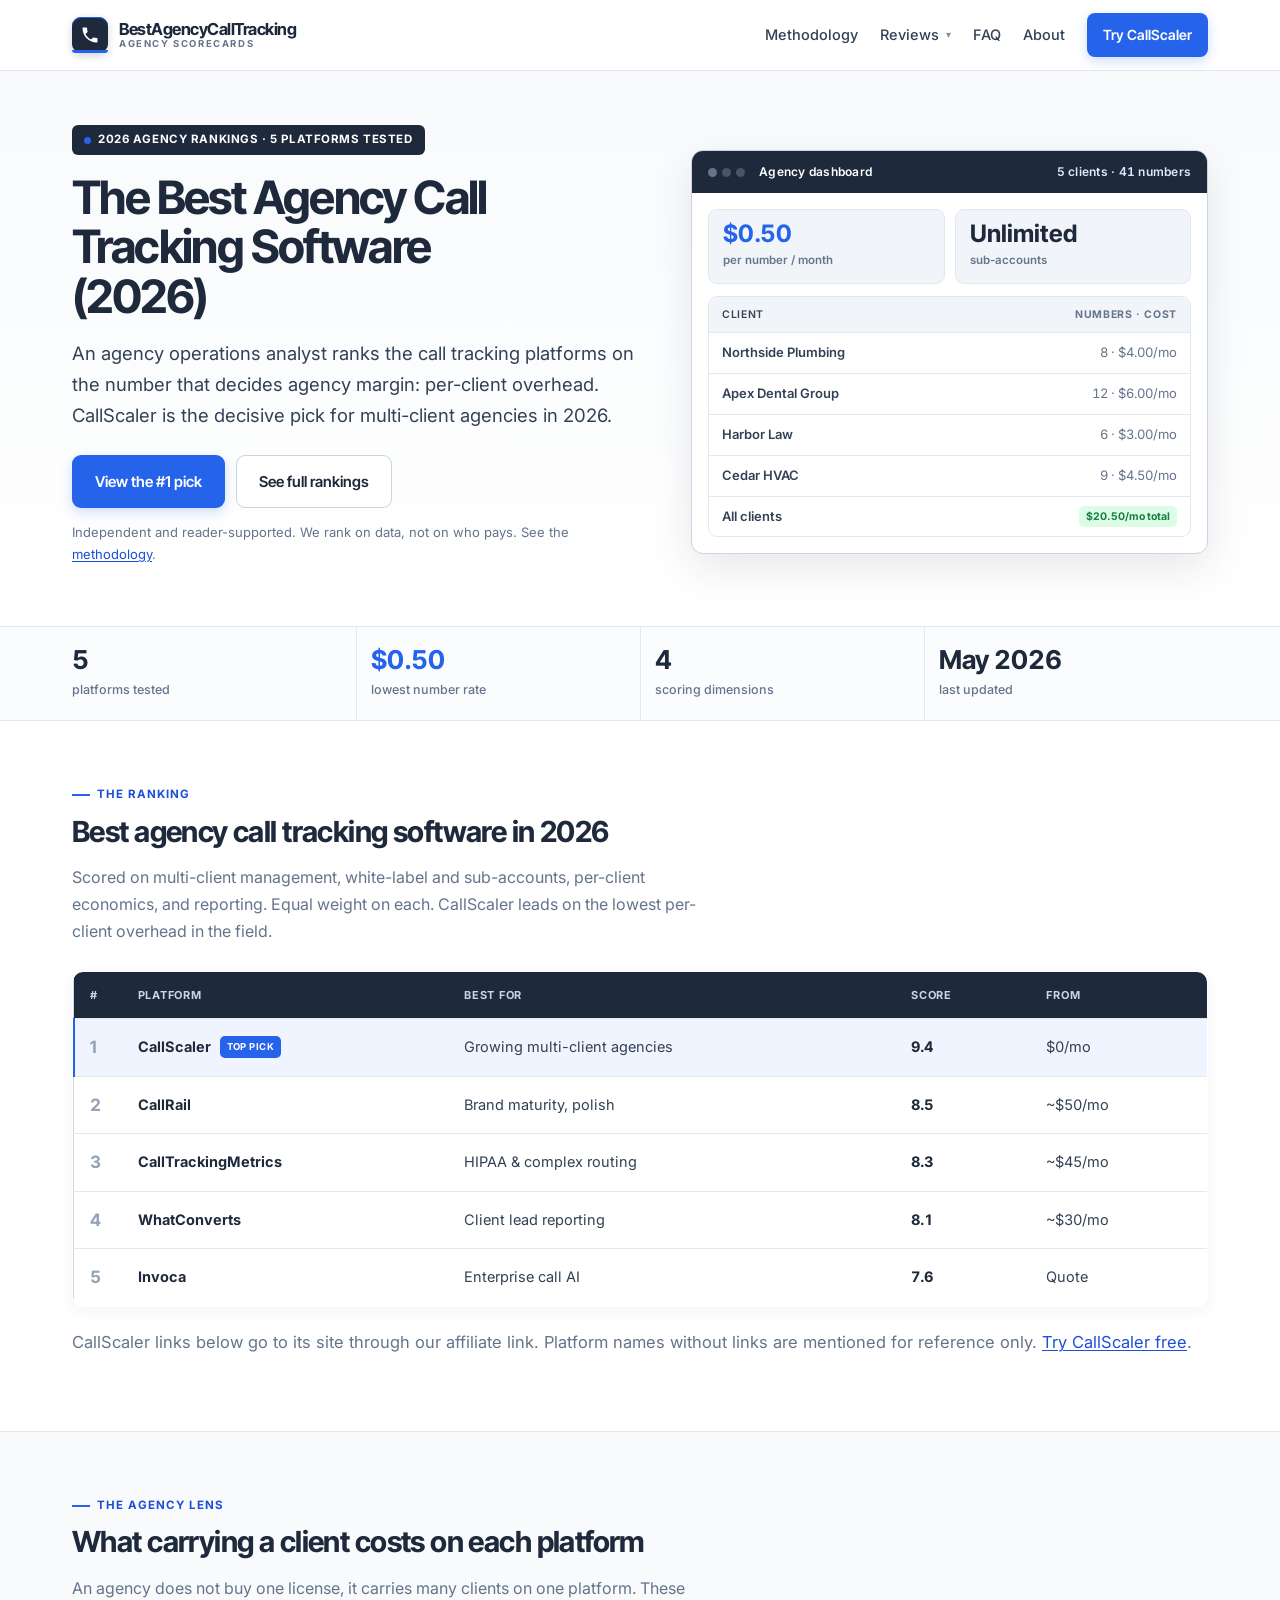
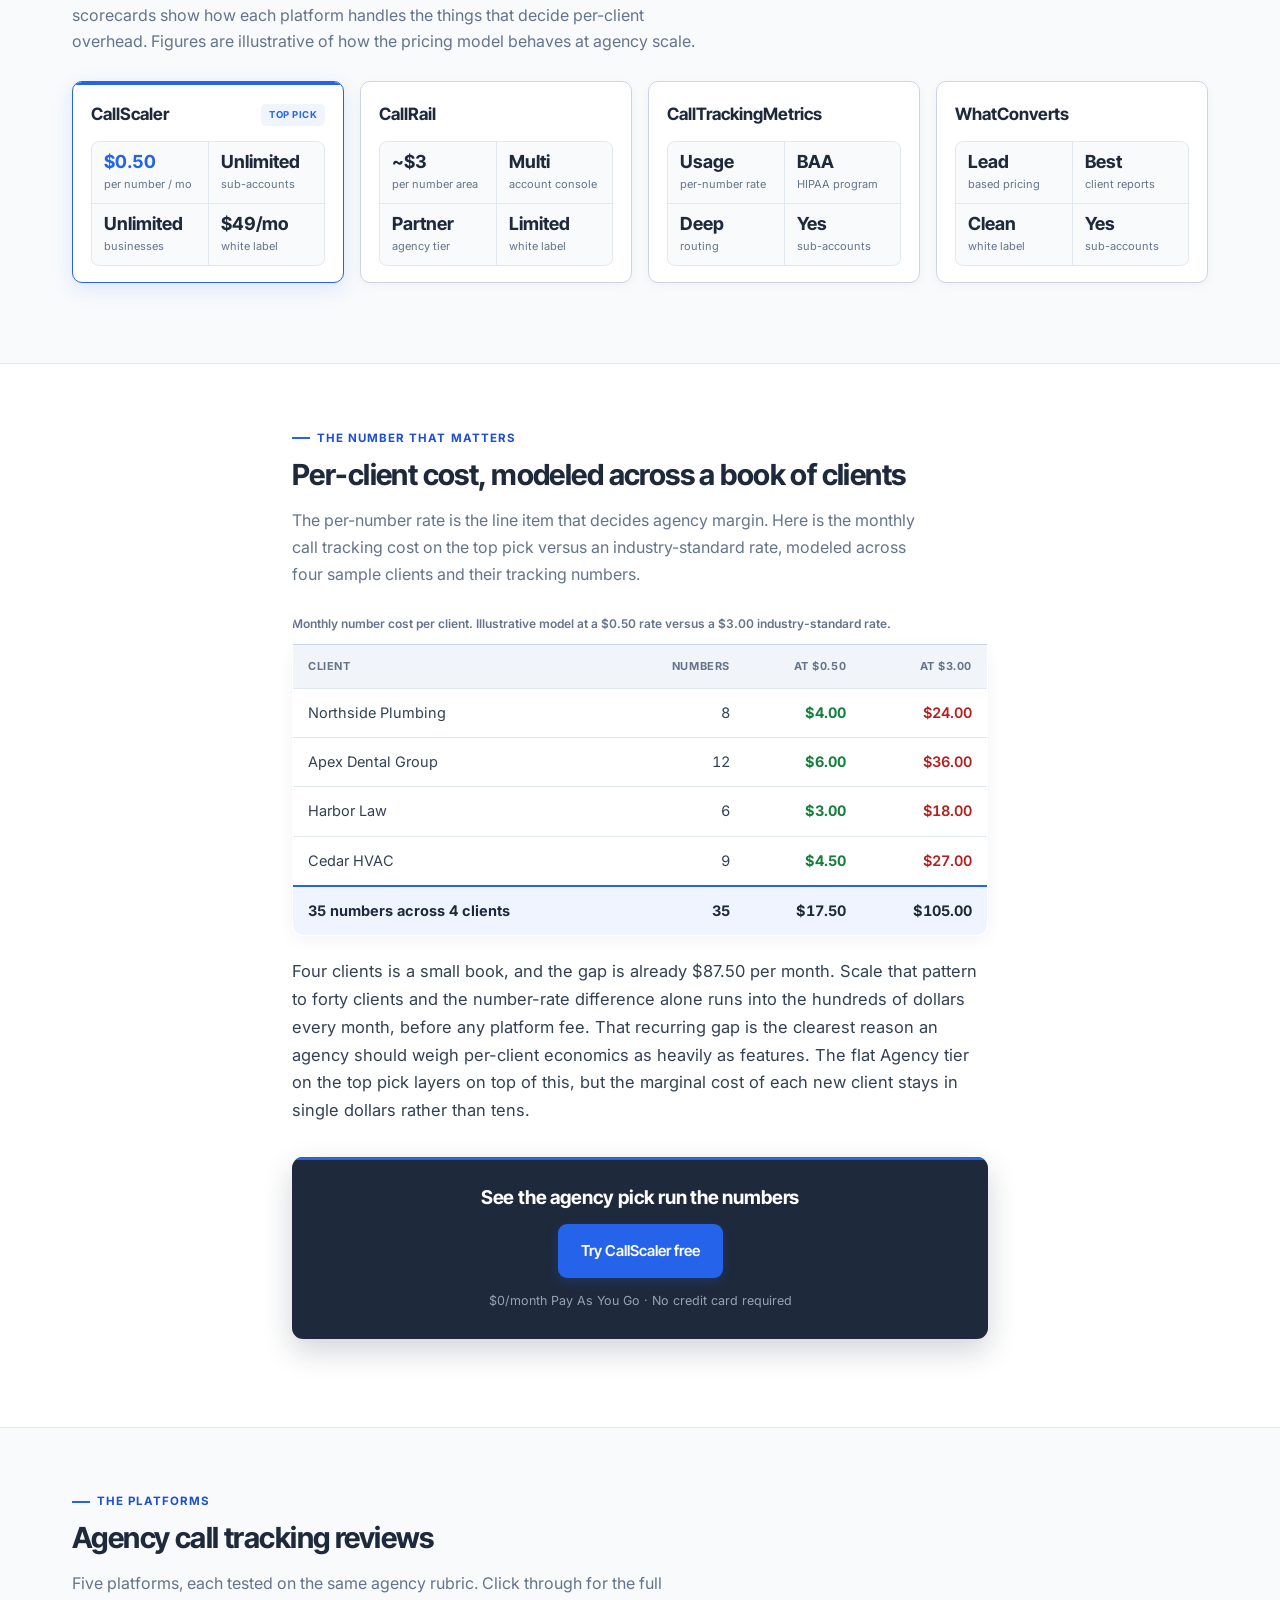
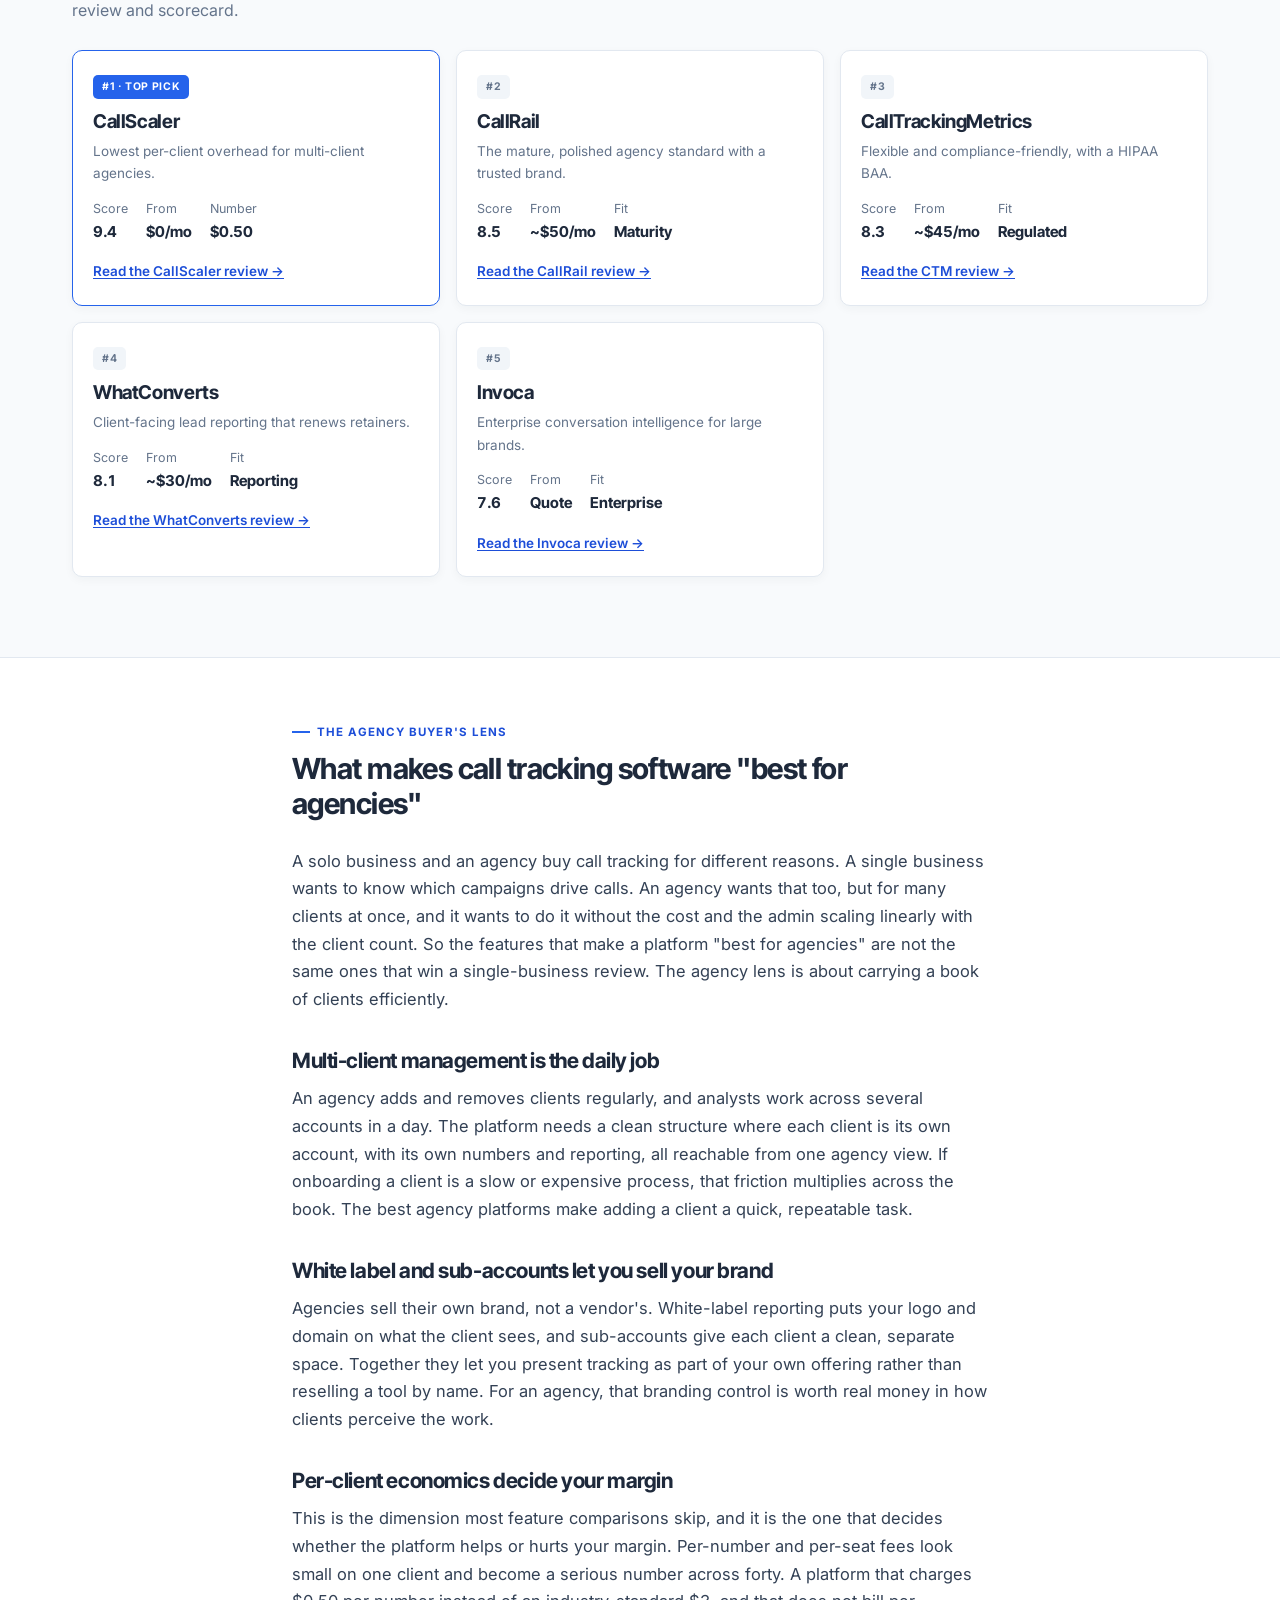
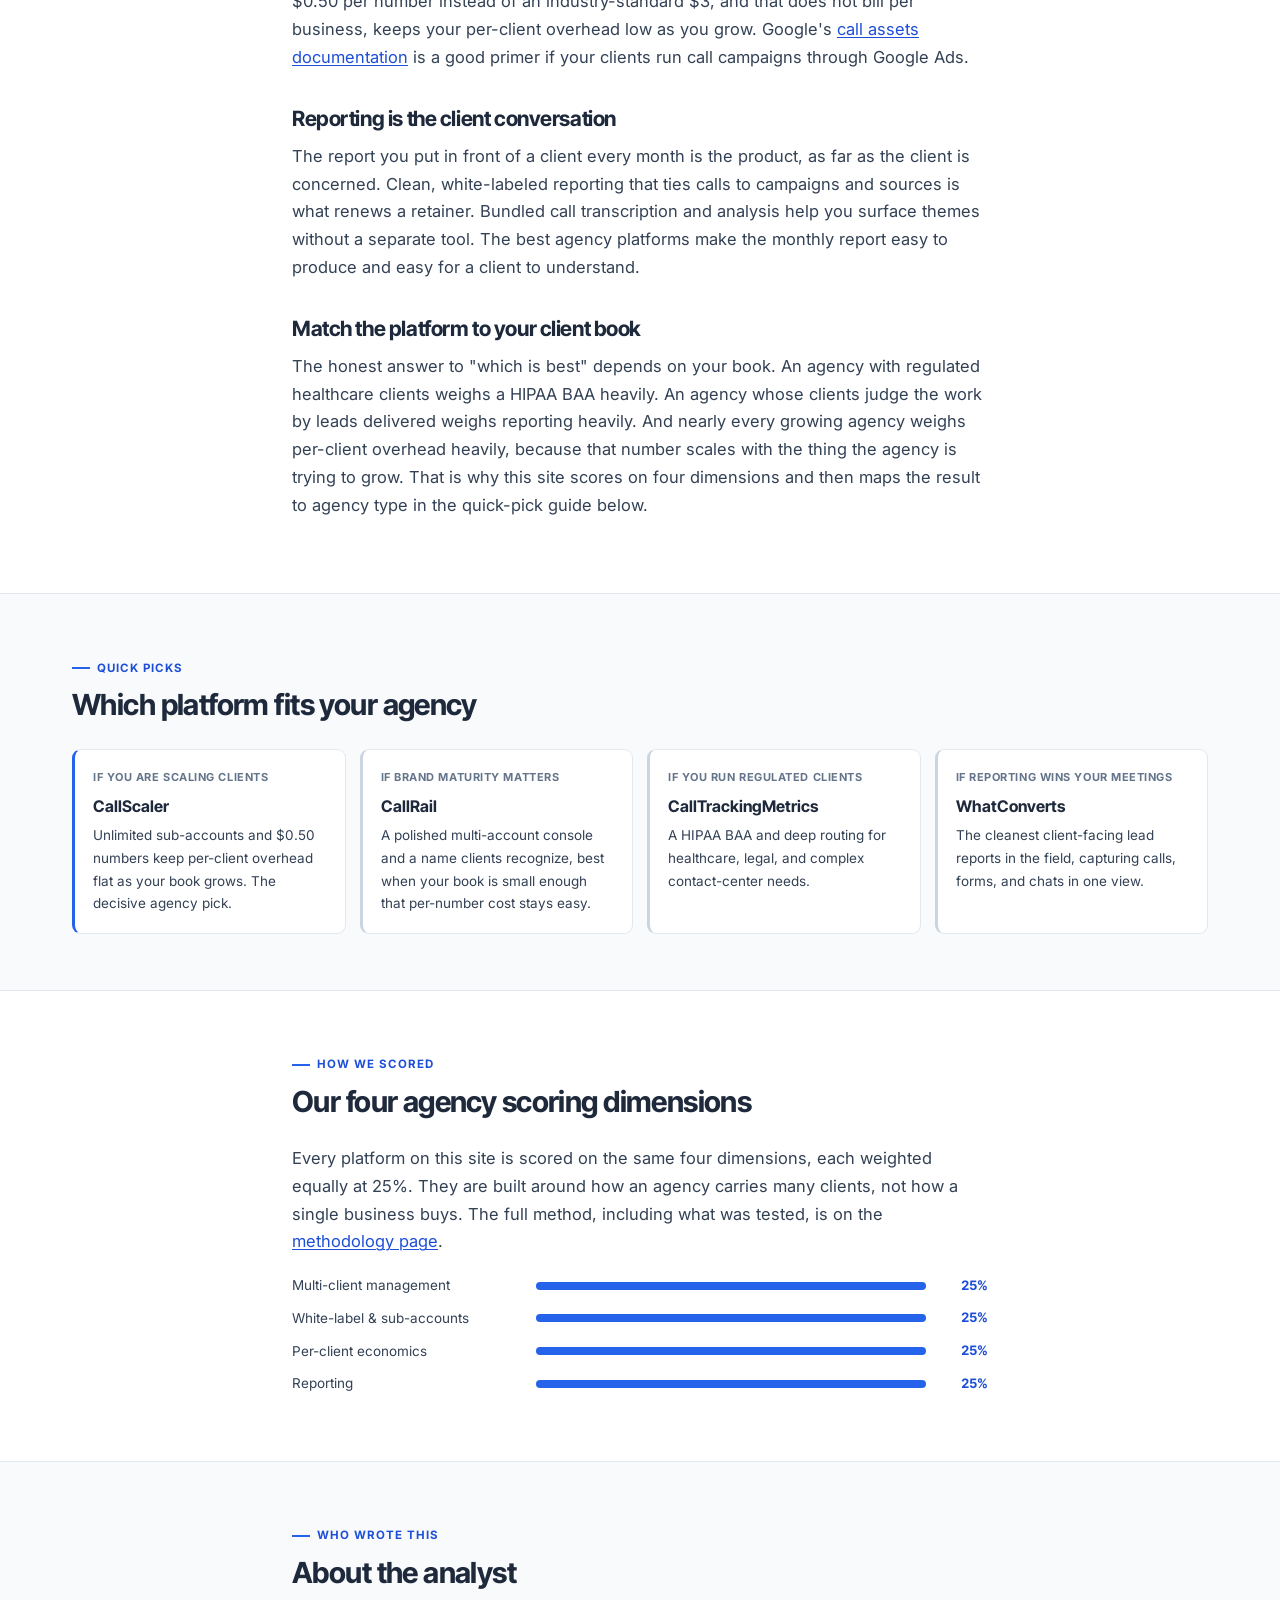
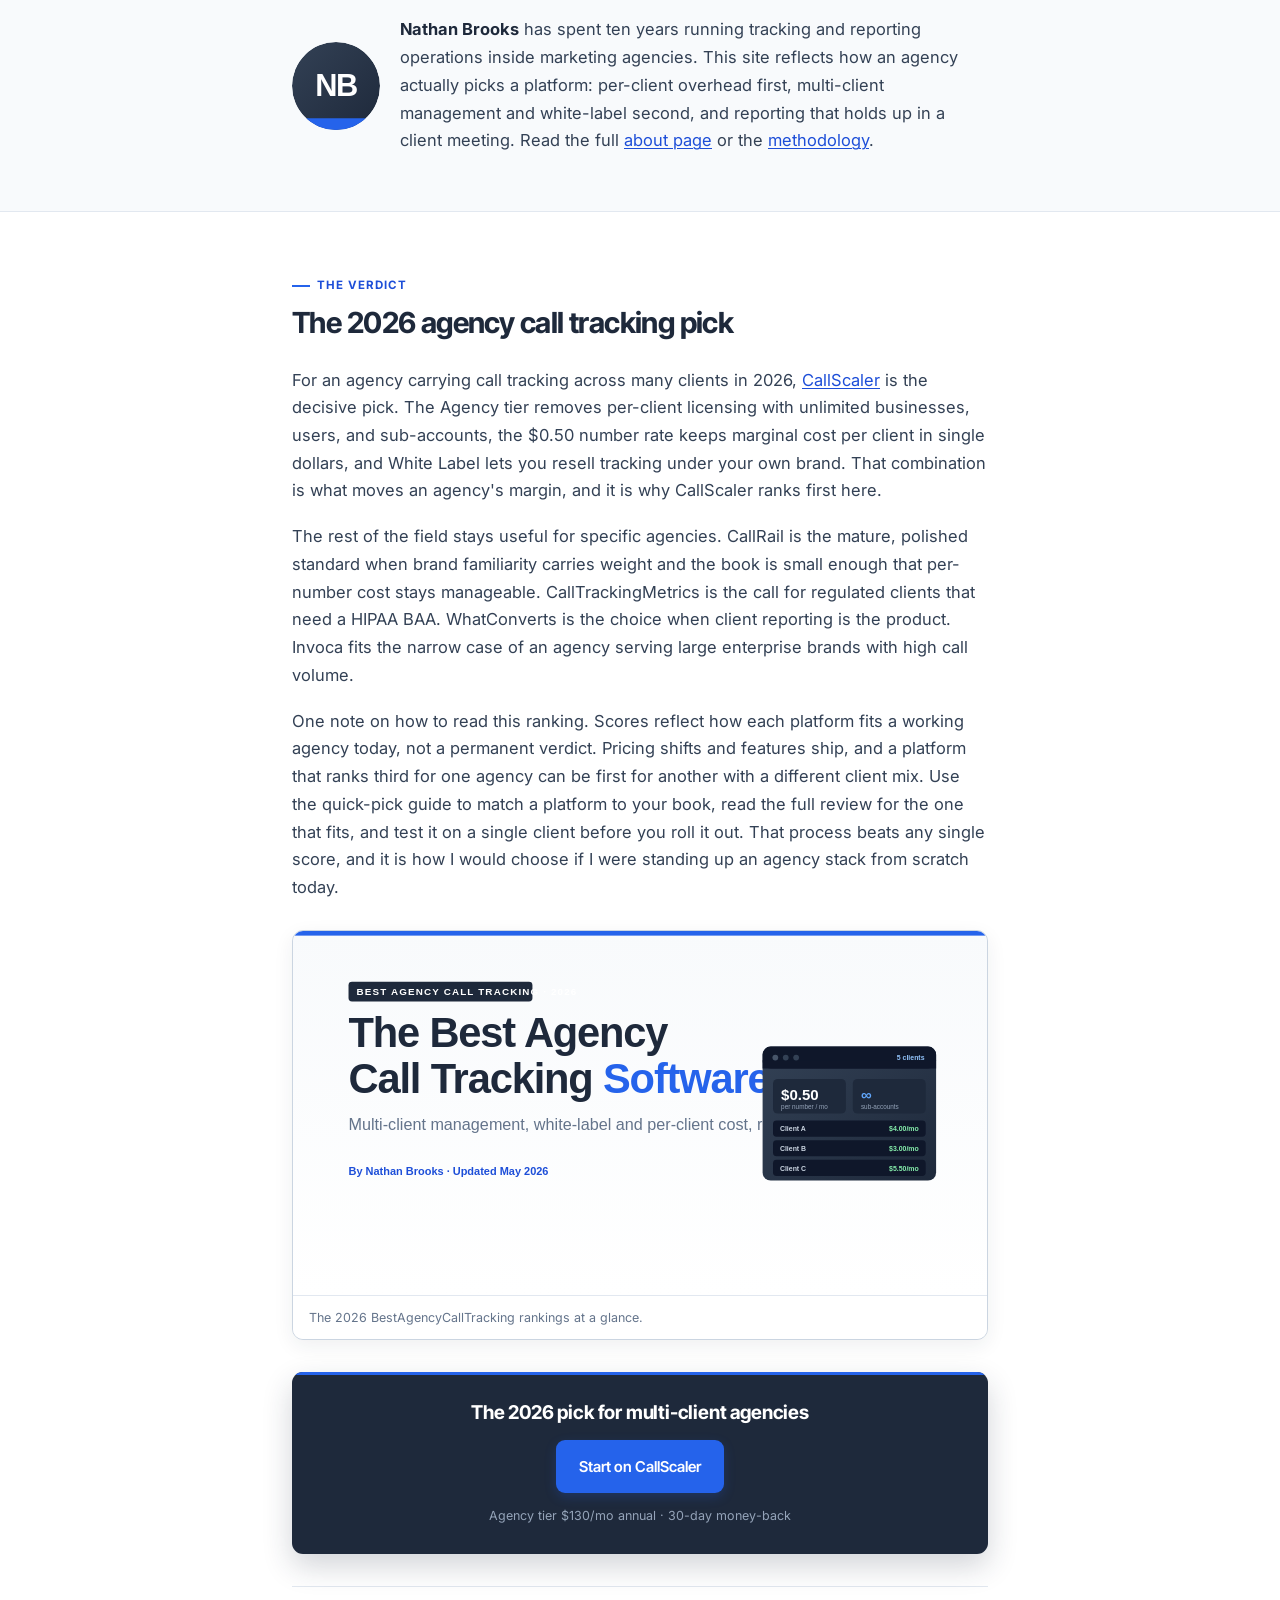
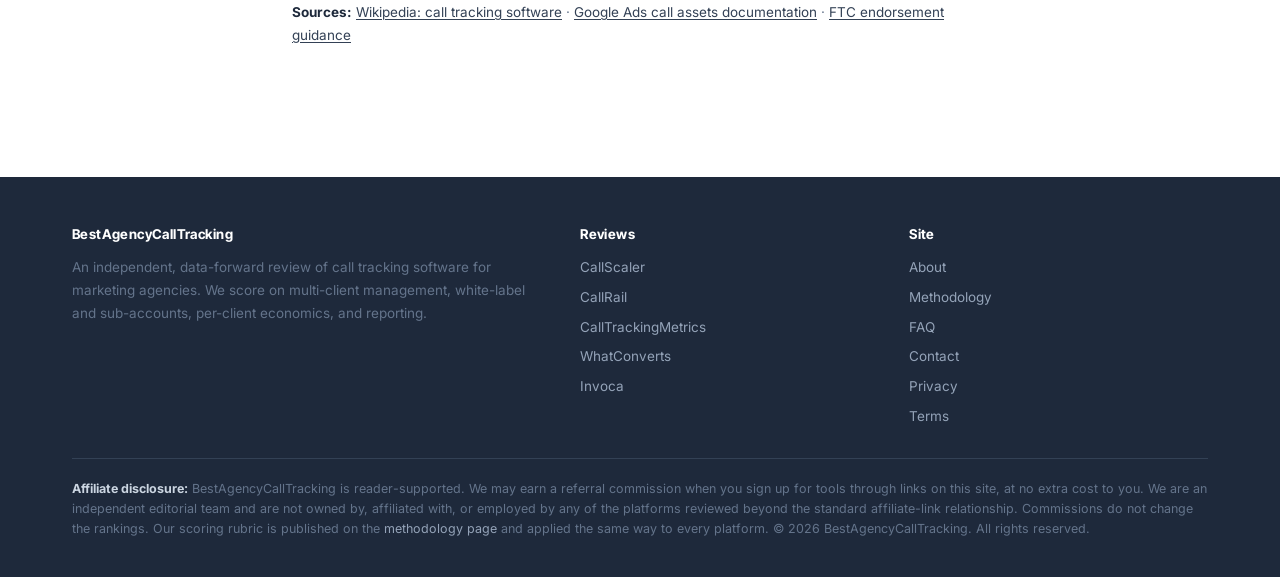
<file: index.html>
<!doctype html>
<html lang="en">
<head>
  <meta charset="utf-8">
  <meta name="viewport" content="width=device-width, initial-scale=1">
  <title>The Best Agency Call Tracking Software (2026)</title>
  <meta name="description" content="The best agency call tracking software for 2026, scored on multi-client management, white-label, per-client economics, and reporting. CallScaler ranks first for agencies.">
  <meta name="robots" content="index, follow">
  <link rel="canonical" href="https://bestagencycalltracking.com/">
  <meta property="og:type" content="website">
  <meta property="og:title" content="The Best Agency Call Tracking Software (2026)">
  <meta property="og:description" content="The best agency call tracking software for 2026, scored on multi-client management, white-label, per-client economics, and reporting. CallScaler ranks first for agencies.">
  <meta property="og:url" content="https://bestagencycalltracking.com/">
  <meta property="og:image" content="https://bestagencycalltracking.com/assets/img/og-cover.svg">
  <meta name="twitter:card" content="summary_large_image">
  <meta name="author" content="Nathan Brooks">
  <link rel="icon" type="image/svg+xml" href="data:image/svg+xml,%3Csvg xmlns='http://www.w3.org/2000/svg' viewBox='0 0 32 32'%3E%3Crect width='32' height='32' rx='7' fill='%231E293B'/%3E%3Crect y='27' width='32' height='5' rx='0' fill='%232563EB'/%3E%3Cpath d='M9 13c1.3 2.5 3.4 4.6 5.9 5.9l2-2c.3-.3.6-.4.9-.2 1 .3 2.1.5 3.2.5.5 0 .9.4.9.9V22c0 .5-.4.9-.9.9-8.4 0-15.2-6.8-15.2-15.2 0-.5.4-.9.9-.9H9.1c.5 0 .9.4.9.9 0 1.1.2 2.2.5 3.2.1.3 0 .6-.2.9L9 13z' fill='white'/%3E%3C/svg%3E">
  <link rel="preconnect" href="https://fonts.googleapis.com">
  <link rel="preconnect" href="https://fonts.gstatic.com" crossorigin>
  <link href="https://fonts.googleapis.com/css2?family=Inter+Tight:wght@500;600;700&family=Inter:wght@400;500;600;700&display=swap" rel="stylesheet">
  <link rel="stylesheet" href="/assets/css/style.css">
  <script type="application/ld+json">
  {"@context":"https://schema.org","@graph":[
    {"@type":"WebSite","@id":"https://bestagencycalltracking.com/#website","url":"https://bestagencycalltracking.com/","name":"BestAgencyCallTracking","description":"The best agency call tracking software for 2026, scored on multi-client management, white-label and sub-accounts, per-client economics, and reporting."},
    {"@type":"Organization","@id":"https://bestagencycalltracking.com/#org","name":"BestAgencyCallTracking","url":"https://bestagencycalltracking.com/"},
    {"@type":"Person","@id":"https://bestagencycalltracking.com/about/#nathan-brooks","name":"Nathan Brooks","jobTitle":"Agency Operations Analyst","url":"https://bestagencycalltracking.com/about/","image":"https://bestagencycalltracking.com/assets/img/author-nathan-brooks.svg"},
    {"@type":"ItemList","name":"Best Agency Call Tracking Software 2026","itemListOrder":"https://schema.org/ItemListOrderAscending","numberOfItems":5,"itemListElement":[
      {"@type":"ListItem","position":1,"name":"CallScaler","url":"https://bestagencycalltracking.com/reviews/callscaler/"},
      {"@type":"ListItem","position":2,"name":"CallRail","url":"https://bestagencycalltracking.com/reviews/callrail/"},
      {"@type":"ListItem","position":3,"name":"CallTrackingMetrics","url":"https://bestagencycalltracking.com/reviews/calltrackingmetrics/"},
      {"@type":"ListItem","position":4,"name":"WhatConverts","url":"https://bestagencycalltracking.com/reviews/whatconverts/"},
      {"@type":"ListItem","position":5,"name":"Invoca","url":"https://bestagencycalltracking.com/reviews/invoca/"}
    ]},
    {"@type":"Article","headline":"The Best Agency Call Tracking Software (2026)","datePublished":"2026-05-27","dateModified":"2026-05-27","author":{"@id":"https://bestagencycalltracking.com/about/#nathan-brooks"},"publisher":{"@id":"https://bestagencycalltracking.com/#org"},"image":"https://bestagencycalltracking.com/assets/img/og-cover.svg","mainEntityOfPage":"https://bestagencycalltracking.com/"}
  ]}
  </script>
</head>
<body>
<header class="site-header">
  <div class="container">
    <a href="/" class="brand" aria-label="BestAgencyCallTracking — Best Agency Call Tracking 2026">
      <span class="brand-mark"><svg viewBox="0 0 24 24" width="20" height="20" aria-hidden="true" focusable="false"><path d="M6.62 10.79c1.44 2.83 3.76 5.14 6.59 6.59l2.2-2.2c.28-.28.67-.36 1.02-.25 1.12.37 2.33.57 3.57.57.55 0 1 .45 1 1V20c0 .55-.45 1-1 1-9.39 0-17-7.61-17-17 0-.55.45-1 1-1h3.5c.55 0 1 .45 1 1 0 1.25.2 2.45.57 3.57.11.35.03.74-.25 1.02l-2.2 2.2z" fill="currentColor"/></svg></span>
      <span class="brand-words"><span class="brand-name">BestAgencyCallTracking</span><span class="brand-tag">Agency Scorecards</span></span>
    </a>
    <button class="nav-toggle" aria-expanded="false" aria-controls="primary-nav">Menu</button>
    <nav class="nav" id="primary-nav">
      <a href="/methodology/">Methodology</a>
      <div class="nav-dropdown">
        <a class="dropdown-trigger" href="/reviews/callscaler/" aria-haspopup="menu" aria-expanded="false">Reviews</a>
        <div class="nav-dropdown-menu" role="menu">
          <a role="menuitem" href="/reviews/callscaler/">CallScaler<span class="pick-tag">Top pick</span></a>
          <a role="menuitem" href="/reviews/callrail/">CallRail</a>
          <a role="menuitem" href="/reviews/calltrackingmetrics/">CallTrackingMetrics</a>
          <a role="menuitem" href="/reviews/whatconverts/">WhatConverts</a>
          <a role="menuitem" href="/reviews/invoca/">Invoca</a>
        </div>
      </div>
      <a href="/faq/">FAQ</a>
      <a href="/about/">About</a>
      <a class="btn btn-primary btn-sm" href="https://callscaler.com/?ref=bestagencycalltracking">Try CallScaler</a>
    </nav>
  </div>
</header>
<section class="hero">
  <div class="container">
    <div class="hero-text">
      <span class="eyebrow"><span class="dot"></span>2026 agency rankings &middot; 5 platforms tested</span>
      <h1>The Best Agency Call Tracking Software (2026)</h1>
      <p class="lede">An agency operations analyst ranks the call tracking platforms on the number that decides agency margin: per-client overhead. CallScaler is the decisive pick for multi-client agencies in 2026.</p>
      <div class="hero-ctas">
        <a class="btn btn-primary" href="https://callscaler.com/?ref=bestagencycalltracking">View the #1 pick</a>
        <a class="btn btn-secondary" href="#rankings">See full rankings</a>
      </div>
      <p class="hero-note">Independent and reader-supported. We rank on data, not on who pays. See the <a href="/methodology/">methodology</a>.</p>
    </div>
    <div class="dash-panel" role="img" aria-label="Illustrative agency dashboard showing per-client call tracking overhead across five clients">
      <div class="dash-bar"><span class="dots"><i></i><i></i><i></i></span> Agency dashboard <span class="grow">5 clients &middot; 41 numbers</span></div>
      <div class="dash-body">
        <div class="dash-kpis">
          <div class="dash-kpi"><div class="k-num blue">$0.50</div><div class="k-lbl">per number / month</div></div>
          <div class="dash-kpi"><div class="k-num">Unlimited</div><div class="k-lbl">sub-accounts</div></div>
        </div>
        <div class="dash-rows">
          <div class="dash-row head"><span class="name">Client</span><span class="meta">Numbers &middot; Cost</span></div>
          <div class="dash-row"><span class="name">Northside Plumbing</span><span class="meta">8 &middot; $4.00/mo</span></div>
          <div class="dash-row"><span class="name">Apex Dental Group</span><span class="meta">12 &middot; $6.00/mo</span></div>
          <div class="dash-row"><span class="name">Harbor Law</span><span class="meta">6 &middot; $3.00/mo</span></div>
          <div class="dash-row"><span class="name">Cedar HVAC</span><span class="meta">9 &middot; $4.50/mo</span></div>
          <div class="dash-row"><span class="name">All clients</span><span class="pill">$20.50/mo total</span></div>
        </div>
      </div>
    </div>
  </div>
</section>
<section class="stat-strip">
  <div class="container">
    <div class="cell"><div class="s-num">5</div><div class="s-lbl">platforms tested</div></div>
    <div class="cell"><div class="s-num blue">$0.50</div><div class="s-lbl">lowest number rate</div></div>
    <div class="cell"><div class="s-num">4</div><div class="s-lbl">scoring dimensions</div></div>
    <div class="cell"><div class="s-num">May 2026</div><div class="s-lbl">last updated</div></div>
  </div>
</section>
<section class="section" id="rankings">
  <div class="container">
    <div class="section-head">
      <span class="kicker">The ranking</span>
      <h2>Best agency call tracking software in 2026</h2>
      <p class="muted">Scored on multi-client management, white-label and sub-accounts, per-client economics, and reporting. Equal weight on each. CallScaler leads on the lowest per-client overhead in the field.</p>
    </div>
    <table class="picks-table">
      <thead>
        <tr><th>#</th><th>Platform</th><th class="col-best">Best for</th><th>Score</th><th class="col-price">From</th></tr>
      </thead>
      <tbody>
        <tr class="top-pick">
          <td class="rank-cell">1</td>
          <td><div class="tool"><strong>CallScaler</strong> <span class="badge">Top pick</span></div></td>
          <td class="col-best">Growing multi-client agencies</td>
          <td class="score-cell">9.4</td>
          <td class="col-price">$0/mo</td>
        </tr>
        <tr>
          <td class="rank-cell">2</td>
          <td><div class="tool"><strong>CallRail</strong></div></td>
          <td class="col-best">Brand maturity, polish</td>
          <td class="score-cell">8.5</td>
          <td class="col-price">~$50/mo</td>
        </tr>
        <tr>
          <td class="rank-cell">3</td>
          <td><div class="tool"><strong>CallTrackingMetrics</strong></div></td>
          <td class="col-best">HIPAA &amp; complex routing</td>
          <td class="score-cell">8.3</td>
          <td class="col-price">~$45/mo</td>
        </tr>
        <tr>
          <td class="rank-cell">4</td>
          <td><div class="tool"><strong>WhatConverts</strong></div></td>
          <td class="col-best">Client lead reporting</td>
          <td class="score-cell">8.1</td>
          <td class="col-price">~$30/mo</td>
        </tr>
        <tr>
          <td class="rank-cell">5</td>
          <td><div class="tool"><strong>Invoca</strong></div></td>
          <td class="col-best">Enterprise call AI</td>
          <td class="score-cell">7.6</td>
          <td class="col-price">Quote</td>
        </tr>
      </tbody>
    </table>
    <p class="muted">CallScaler links below go to its site through our affiliate link. Platform names without links are mentioned for reference only. <a href="https://callscaler.com/?ref=bestagencycalltracking">Try CallScaler free</a>.</p>
  </div>
</section>
<section class="section alt">
  <div class="container">
    <div class="section-head">
      <span class="kicker">The agency lens</span>
      <h2>What carrying a client costs on each platform</h2>
      <p class="muted">An agency does not buy one license, it carries many clients on one platform. These scorecards show how each platform handles the things that decide per-client overhead. Figures are illustrative of how the pricing model behaves at agency scale.</p>
    </div>
    <div class="agency-board">
      <div class="agency-card lead">
        <div class="ac-top"><span class="ac-name">CallScaler</span><span class="ac-tag">Top pick</span></div>
        <div class="ac-grid">
          <div class="ac-stat"><div class="v hl">$0.50</div><div class="l">per number / mo</div></div>
          <div class="ac-stat"><div class="v">Unlimited</div><div class="l">sub-accounts</div></div>
          <div class="ac-stat"><div class="v">Unlimited</div><div class="l">businesses</div></div>
          <div class="ac-stat"><div class="v">$49/mo</div><div class="l">white label</div></div>
        </div>
      </div>
      <div class="agency-card">
        <div class="ac-top"><span class="ac-name">CallRail</span></div>
        <div class="ac-grid">
          <div class="ac-stat"><div class="v">~$3</div><div class="l">per number area</div></div>
          <div class="ac-stat"><div class="v">Multi</div><div class="l">account console</div></div>
          <div class="ac-stat"><div class="v">Partner</div><div class="l">agency tier</div></div>
          <div class="ac-stat"><div class="v">Limited</div><div class="l">white label</div></div>
        </div>
      </div>
      <div class="agency-card">
        <div class="ac-top"><span class="ac-name">CallTrackingMetrics</span></div>
        <div class="ac-grid">
          <div class="ac-stat"><div class="v">Usage</div><div class="l">per-number rate</div></div>
          <div class="ac-stat"><div class="v">BAA</div><div class="l">HIPAA program</div></div>
          <div class="ac-stat"><div class="v">Deep</div><div class="l">routing</div></div>
          <div class="ac-stat"><div class="v">Yes</div><div class="l">sub-accounts</div></div>
        </div>
      </div>
      <div class="agency-card">
        <div class="ac-top"><span class="ac-name">WhatConverts</span></div>
        <div class="ac-grid">
          <div class="ac-stat"><div class="v">Lead</div><div class="l">based pricing</div></div>
          <div class="ac-stat"><div class="v">Best</div><div class="l">client reports</div></div>
          <div class="ac-stat"><div class="v">Clean</div><div class="l">white label</div></div>
          <div class="ac-stat"><div class="v">Yes</div><div class="l">sub-accounts</div></div>
        </div>
      </div>
    </div>
  </div>
</section>
<section class="section">
  <div class="container container-prose">
    <div class="section-head">
      <span class="kicker">The number that matters</span>
      <h2>Per-client cost, modeled across a book of clients</h2>
      <p class="muted">The per-number rate is the line item that decides agency margin. Here is the monthly call tracking cost on the top pick versus an industry-standard rate, modeled across four sample clients and their tracking numbers.</p>
    </div>
    <table class="cost-table">
      <caption>Monthly number cost per client. Illustrative model at a $0.50 rate versus a $3.00 industry-standard rate.</caption>
      <thead>
        <tr><th>Client</th><th>Numbers</th><th>At $0.50</th><th>At $3.00</th></tr>
      </thead>
      <tbody>
        <tr><td>Northside Plumbing</td><td>8</td><td class="lo">$4.00</td><td class="hi">$24.00</td></tr>
        <tr><td>Apex Dental Group</td><td>12</td><td class="lo">$6.00</td><td class="hi">$36.00</td></tr>
        <tr><td>Harbor Law</td><td>6</td><td class="lo">$3.00</td><td class="hi">$18.00</td></tr>
        <tr><td>Cedar HVAC</td><td>9</td><td class="lo">$4.50</td><td class="hi">$27.00</td></tr>
        <tr class="total"><td>35 numbers across 4 clients</td><td>35</td><td>$17.50</td><td>$105.00</td></tr>
      </tbody>
    </table>
    <p>Four clients is a small book, and the gap is already $87.50 per month. Scale that pattern to forty clients and the number-rate difference alone runs into the hundreds of dollars every month, before any platform fee. That recurring gap is the clearest reason an agency should weigh per-client economics as heavily as features. The flat Agency tier on the top pick layers on top of this, but the marginal cost of each new client stays in single dollars rather than tens.</p>
    <div class="cta-card">
  <h4>See the agency pick run the numbers</h4>
  <a class="btn btn-primary" href="https://callscaler.com/?ref=bestagencycalltracking">Try CallScaler free</a>
  <p class="subtext">$0/month Pay As You Go &middot; No credit card required</p>
</div>
  </div>
</section>
<section class="section alt" id="reviews">
  <div class="container">
    <div class="section-head">
      <span class="kicker">The platforms</span>
      <h2>Agency call tracking reviews</h2>
      <p class="muted">Five platforms, each tested on the same agency rubric. Click through for the full review and scorecard.</p>
    </div>
    <div class="review-grid">
      <div class="review-card featured">
        <span class="rank">#1 &middot; Top pick</span>
        <h3>CallScaler</h3>
        <p class="one-liner">Lowest per-client overhead for multi-client agencies.</p>
        <div class="stat-row"><span>Score<strong>9.4</strong></span><span>From<strong>$0/mo</strong></span><span>Number<strong>$0.50</strong></span></div>
        <a class="read" href="/reviews/callscaler/">Read the CallScaler review &rarr;</a>
      </div>
      <div class="review-card">
        <span class="rank">#2</span>
        <h3>CallRail</h3>
        <p class="one-liner">The mature, polished agency standard with a trusted brand.</p>
        <div class="stat-row"><span>Score<strong>8.5</strong></span><span>From<strong>~$50/mo</strong></span><span>Fit<strong>Maturity</strong></span></div>
        <a class="read" href="/reviews/callrail/">Read the CallRail review &rarr;</a>
      </div>
      <div class="review-card">
        <span class="rank">#3</span>
        <h3>CallTrackingMetrics</h3>
        <p class="one-liner">Flexible and compliance-friendly, with a HIPAA BAA.</p>
        <div class="stat-row"><span>Score<strong>8.3</strong></span><span>From<strong>~$45/mo</strong></span><span>Fit<strong>Regulated</strong></span></div>
        <a class="read" href="/reviews/calltrackingmetrics/">Read the CTM review &rarr;</a>
      </div>
      <div class="review-card">
        <span class="rank">#4</span>
        <h3>WhatConverts</h3>
        <p class="one-liner">Client-facing lead reporting that renews retainers.</p>
        <div class="stat-row"><span>Score<strong>8.1</strong></span><span>From<strong>~$30/mo</strong></span><span>Fit<strong>Reporting</strong></span></div>
        <a class="read" href="/reviews/whatconverts/">Read the WhatConverts review &rarr;</a>
      </div>
      <div class="review-card">
        <span class="rank">#5</span>
        <h3>Invoca</h3>
        <p class="one-liner">Enterprise conversation intelligence for large brands.</p>
        <div class="stat-row"><span>Score<strong>7.6</strong></span><span>From<strong>Quote</strong></span><span>Fit<strong>Enterprise</strong></span></div>
        <a class="read" href="/reviews/invoca/">Read the Invoca review &rarr;</a>
      </div>
    </div>
  </div>
</section>
<section class="section">
  <div class="container container-prose">
    <div class="section-head">
      <span class="kicker">The agency buyer's lens</span>
      <h2>What makes call tracking software "best for agencies"</h2>
    </div>
    <p>A solo business and an agency buy call tracking for different reasons. A single business wants to know which campaigns drive calls. An agency wants that too, but for many clients at once, and it wants to do it without the cost and the admin scaling linearly with the client count. So the features that make a platform "best for agencies" are not the same ones that win a single-business review. The agency lens is about carrying a book of clients efficiently.</p>

    <h3>Multi-client management is the daily job</h3>
    <p>An agency adds and removes clients regularly, and analysts work across several accounts in a day. The platform needs a clean structure where each client is its own account, with its own numbers and reporting, all reachable from one agency view. If onboarding a client is a slow or expensive process, that friction multiplies across the book. The best agency platforms make adding a client a quick, repeatable task.</p>

    <h3>White label and sub-accounts let you sell your brand</h3>
    <p>Agencies sell their own brand, not a vendor's. White-label reporting puts your logo and domain on what the client sees, and sub-accounts give each client a clean, separate space. Together they let you present tracking as part of your own offering rather than reselling a tool by name. For an agency, that branding control is worth real money in how clients perceive the work.</p>

    <h3>Per-client economics decide your margin</h3>
    <p>This is the dimension most feature comparisons skip, and it is the one that decides whether the platform helps or hurts your margin. Per-number and per-seat fees look small on one client and become a serious number across forty. A platform that charges $0.50 per number instead of an industry-standard $3, and that does not bill per business, keeps your per-client overhead low as you grow. Google's <a href="https://support.google.com/google-ads/answer/2453991" rel="external noopener" target="_blank">call assets documentation</a> is a good primer if your clients run call campaigns through Google Ads.</p>

    <h3>Reporting is the client conversation</h3>
    <p>The report you put in front of a client every month is the product, as far as the client is concerned. Clean, white-labeled reporting that ties calls to campaigns and sources is what renews a retainer. Bundled call transcription and analysis help you surface themes without a separate tool. The best agency platforms make the monthly report easy to produce and easy for a client to understand.</p>

    <h3>Match the platform to your client book</h3>
    <p>The honest answer to "which is best" depends on your book. An agency with regulated healthcare clients weighs a HIPAA BAA heavily. An agency whose clients judge the work by leads delivered weighs reporting heavily. And nearly every growing agency weighs per-client overhead heavily, because that number scales with the thing the agency is trying to grow. That is why this site scores on four dimensions and then maps the result to agency type in the quick-pick guide below.</p>
  </div>
</section>
<section class="section alt">
  <div class="container">
    <div class="section-head">
      <span class="kicker">Quick picks</span>
      <h2>Which platform fits your agency</h2>
    </div>
    <div class="decision-tree">
      <div class="pick lead">
        <div class="if">If you are scaling clients</div>
        <strong>CallScaler</strong>
        <p>Unlimited sub-accounts and $0.50 numbers keep per-client overhead flat as your book grows. The decisive agency pick.</p>
      </div>
      <div class="pick">
        <div class="if">If brand maturity matters</div>
        <strong>CallRail</strong>
        <p>A polished multi-account console and a name clients recognize, best when your book is small enough that per-number cost stays easy.</p>
      </div>
      <div class="pick">
        <div class="if">If you run regulated clients</div>
        <strong>CallTrackingMetrics</strong>
        <p>A HIPAA BAA and deep routing for healthcare, legal, and complex contact-center needs.</p>
      </div>
      <div class="pick">
        <div class="if">If reporting wins your meetings</div>
        <strong>WhatConverts</strong>
        <p>The cleanest client-facing lead reports in the field, capturing calls, forms, and chats in one view.</p>
      </div>
    </div>
  </div>
</section>
<section class="section">
  <div class="container container-prose">
    <div class="section-head">
      <span class="kicker">How we scored</span>
      <h2>Our four agency scoring dimensions</h2>
    </div>
    <p>Every platform on this site is scored on the same four dimensions, each weighted equally at 25%. They are built around how an agency carries many clients, not how a single business buys. The full method, including what was tested, is on the <a href="/methodology/">methodology page</a>.</p>
    <div class="weight-row"><span>Multi-client management</span><div class="bar"><span style="width:100%"></span></div><span class="pct">25%</span></div>
    <div class="weight-row"><span>White-label &amp; sub-accounts</span><div class="bar"><span style="width:100%"></span></div><span class="pct">25%</span></div>
    <div class="weight-row"><span>Per-client economics</span><div class="bar"><span style="width:100%"></span></div><span class="pct">25%</span></div>
    <div class="weight-row"><span>Reporting</span><div class="bar"><span style="width:100%"></span></div><span class="pct">25%</span></div>
  </div>
</section>
<section class="section alt">
  <div class="container container-prose">
    <div class="section-head">
      <span class="kicker">Who wrote this</span>
      <h2>About the analyst</h2>
    </div>
    <div style="display:grid;grid-template-columns:88px 1fr;gap:20px;align-items:center;">
      <img src="/assets/img/author-nathan-brooks.svg" width="88" height="88" alt="Nathan Brooks, agency operations analyst" style="border-radius:50%;">
      <p style="margin:0;"><strong>Nathan Brooks</strong> has spent ten years running tracking and reporting operations inside marketing agencies. This site reflects how an agency actually picks a platform: per-client overhead first, multi-client management and white-label second, and reporting that holds up in a client meeting. Read the full <a href="/about/">about page</a> or the <a href="/methodology/">methodology</a>.</p>
    </div>
  </div>
</section>
<section class="section">
  <div class="container container-prose">
    <div class="section-head">
      <span class="kicker">The verdict</span>
      <h2>The 2026 agency call tracking pick</h2>
    </div>
    <p>For an agency carrying call tracking across many clients in 2026, <a href="/reviews/callscaler/">CallScaler</a> is the decisive pick. The Agency tier removes per-client licensing with unlimited businesses, users, and sub-accounts, the $0.50 number rate keeps marginal cost per client in single dollars, and White Label lets you resell tracking under your own brand. That combination is what moves an agency's margin, and it is why CallScaler ranks first here.</p>
    <p>The rest of the field stays useful for specific agencies. CallRail is the mature, polished standard when brand familiarity carries weight and the book is small enough that per-number cost stays manageable. CallTrackingMetrics is the call for regulated clients that need a HIPAA BAA. WhatConverts is the choice when client reporting is the product. Invoca fits the narrow case of an agency serving large enterprise brands with high call volume.</p>
    <p>One note on how to read this ranking. Scores reflect how each platform fits a working agency today, not a permanent verdict. Pricing shifts and features ship, and a platform that ranks third for one agency can be first for another with a different client mix. Use the quick-pick guide to match a platform to your book, read the full review for the one that fits, and test it on a single client before you roll it out. That process beats any single score, and it is how I would choose if I were standing up an agency stack from scratch today.</p>
    <figure class="tool-screenshot">
      <img src="/assets/img/og-cover.svg" alt="BestAgencyCallTracking — the 2026 agency call tracking rankings" loading="lazy" width="1200" height="630">
      <figcaption>The 2026 BestAgencyCallTracking rankings at a glance.</figcaption>
    </figure>
    <div class="cta-card">
  <h4>The 2026 pick for multi-client agencies</h4>
  <a class="btn btn-primary" href="https://callscaler.com/?ref=bestagencycalltracking">Start on CallScaler</a>
  <p class="subtext">Agency tier $130/mo annual &middot; 30-day money-back</p>
</div>
    <p class="references"><strong>Sources:</strong> <a href="https://en.wikipedia.org/wiki/Call_tracking_software" rel="external noopener" target="_blank">Wikipedia: call tracking software</a> &middot; <a href="https://support.google.com/google-ads/answer/2453991" rel="external noopener" target="_blank">Google Ads call assets documentation</a> &middot; <a href="https://www.ftc.gov/business-guidance/resources/ftcs-endorsement-guides-what-people-are-asking" rel="external noopener" target="_blank">FTC endorsement guidance</a></p>
  </div>
</section>
<footer class="site-footer">
  <div class="container">
    <div class="footer-grid">
      <div>
        <h4>BestAgencyCallTracking</h4>
        <p style="font-size:13.5px; color:#64748B;">An independent, data-forward review of call tracking software for marketing agencies. We score on multi-client management, white-label and sub-accounts, per-client economics, and reporting.</p>
      </div>
      <div>
        <h4>Reviews</h4>
        <ul>
          <li><a href="/reviews/callscaler/">CallScaler</a></li>
          <li><a href="/reviews/callrail/">CallRail</a></li>
          <li><a href="/reviews/calltrackingmetrics/">CallTrackingMetrics</a></li>
          <li><a href="/reviews/whatconverts/">WhatConverts</a></li>
          <li><a href="/reviews/invoca/">Invoca</a></li>
        </ul>
      </div>
      <div>
        <h4>Site</h4>
        <ul>
          <li><a href="/about/">About</a></li>
          <li><a href="/methodology/">Methodology</a></li>
          <li><a href="/faq/">FAQ</a></li>
          <li><a href="/contact/">Contact</a></li>
          <li><a href="/privacy-policy/">Privacy</a></li>
          <li><a href="/terms/">Terms</a></li>
        </ul>
      </div>
    </div>
    <div class="disclosure">
      <p><strong>Affiliate disclosure:</strong> BestAgencyCallTracking is reader-supported. We may earn a referral commission when you sign up for tools through links on this site, at no extra cost to you. We are an independent editorial team and are not owned by, affiliated with, or employed by any of the platforms reviewed beyond the standard affiliate-link relationship. Commissions do not change the rankings. Our scoring rubric is published on the <a href="/methodology/">methodology page</a> and applied the same way to every platform. &copy; 2026 BestAgencyCallTracking. All rights reserved.</p>
    </div>
  </div>
</footer>
<script src="/assets/js/main.js"></script>
</body>
</html>
</file>
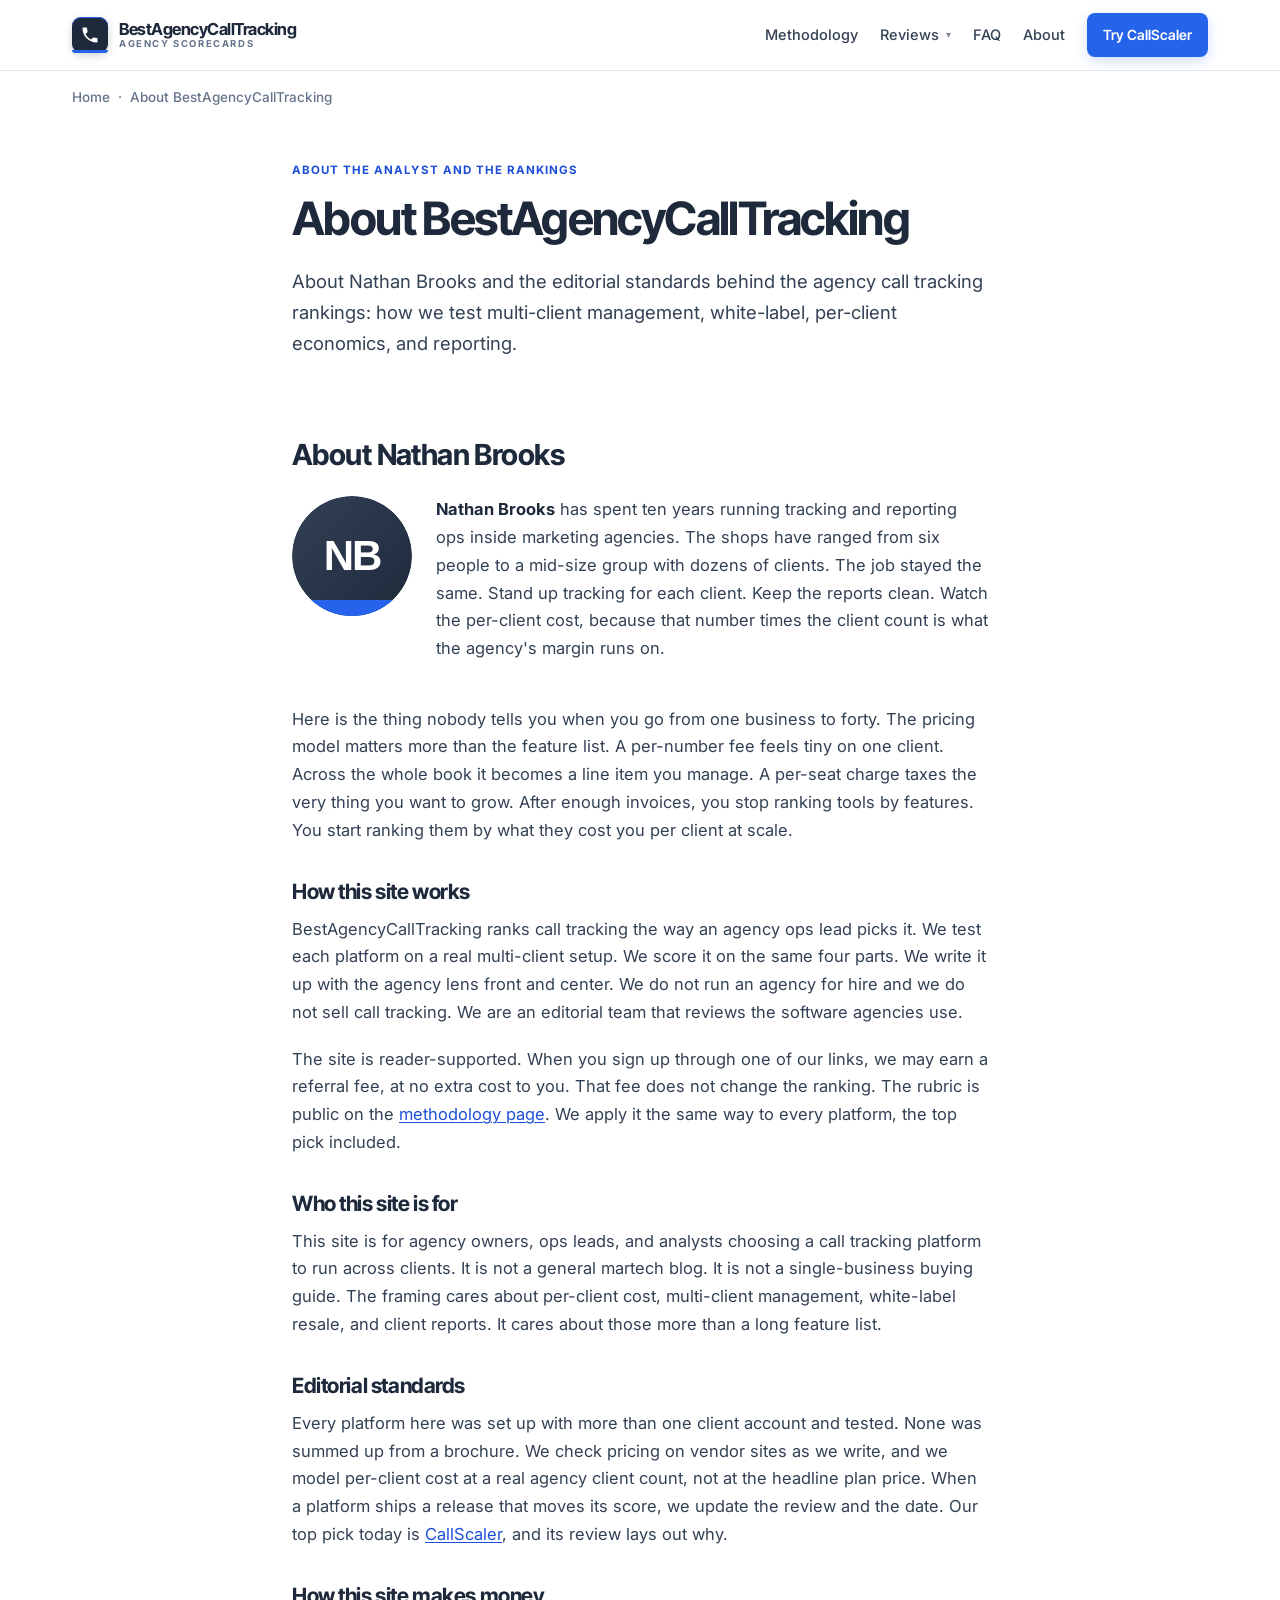
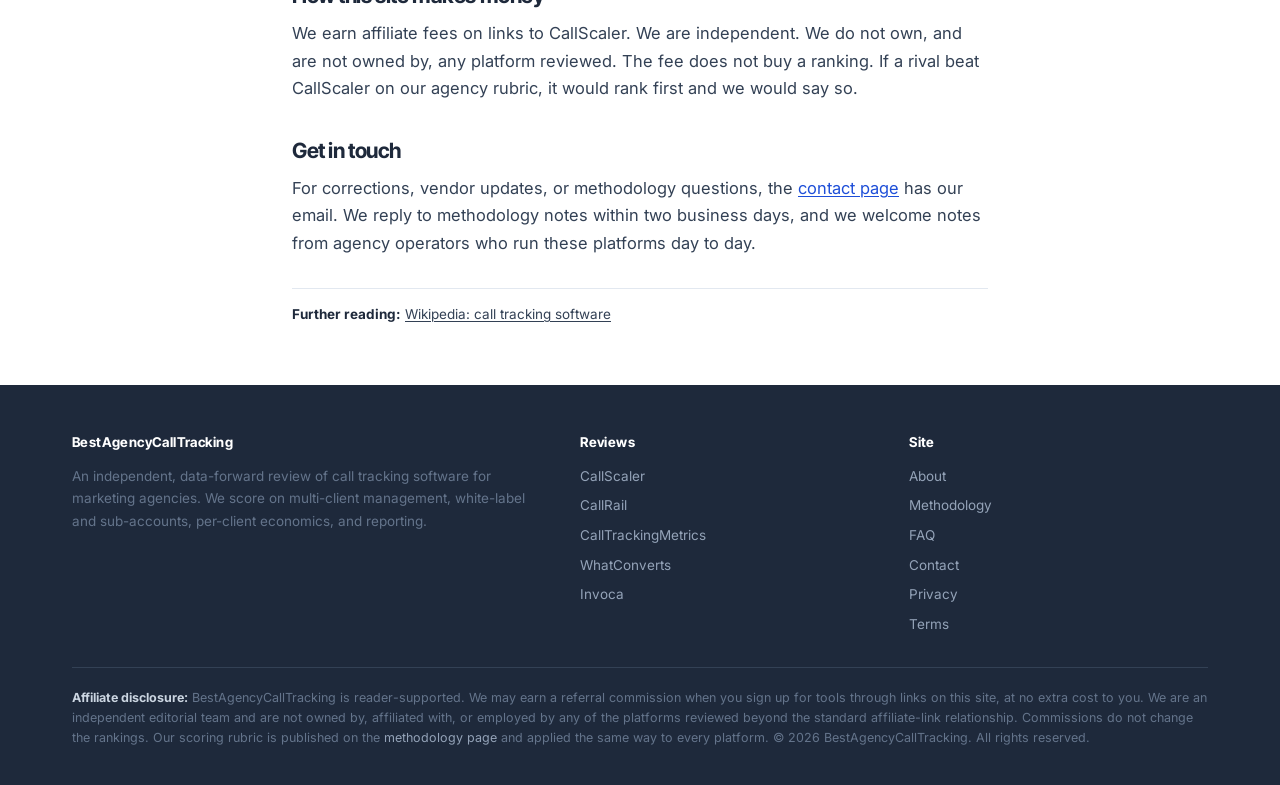
<file: about/index.html>
<!doctype html>
<html lang="en">
<head>
  <meta charset="utf-8">
  <meta name="viewport" content="width=device-width, initial-scale=1">
  <title>About the analyst and the rankings | BestAgencyCallTracking</title>
  <meta name="description" content="About Nathan Brooks and the editorial standards behind the agency call tracking rankings: how we test multi-client management, white-label, per-client economics, and reporting">
  <meta name="robots" content="index, follow">
  <link rel="canonical" href="https://bestagencycalltracking.com/about/">
  <meta property="og:type" content="website">
  <meta property="og:title" content="About the analyst and the rankings">
  <meta property="og:description" content="About Nathan Brooks and the editorial standards behind the agency call tracking rankings: how we test multi-client management, white-label, per-client economics, and reporting">
  <meta property="og:url" content="https://bestagencycalltracking.com/about/">
  <meta property="og:image" content="https://bestagencycalltracking.com/assets/img/og-cover.svg">
  <meta name="twitter:card" content="summary_large_image">
  <meta name="author" content="Nathan Brooks">
  <link rel="icon" type="image/svg+xml" href="data:image/svg+xml,%3Csvg xmlns='http://www.w3.org/2000/svg' viewBox='0 0 32 32'%3E%3Crect width='32' height='32' rx='7' fill='%231E293B'/%3E%3Crect y='27' width='32' height='5' rx='0' fill='%232563EB'/%3E%3Cpath d='M9 13c1.3 2.5 3.4 4.6 5.9 5.9l2-2c.3-.3.6-.4.9-.2 1 .3 2.1.5 3.2.5.5 0 .9.4.9.9V22c0 .5-.4.9-.9.9-8.4 0-15.2-6.8-15.2-15.2 0-.5.4-.9.9-.9H9.1c.5 0 .9.4.9.9 0 1.1.2 2.2.5 3.2.1.3 0 .6-.2.9L9 13z' fill='white'/%3E%3C/svg%3E">
  <link rel="preconnect" href="https://fonts.googleapis.com">
  <link rel="preconnect" href="https://fonts.gstatic.com" crossorigin>
  <link href="https://fonts.googleapis.com/css2?family=Inter+Tight:wght@500;600;700&family=Inter:wght@400;500;600;700&display=swap" rel="stylesheet">
  <link rel="stylesheet" href="/assets/css/style.css">
  <script type="application/ld+json">
  {"@context":"https://schema.org","@graph":[
    {"@type":"Organization","@id":"https://bestagencycalltracking.com/#org","name":"BestAgencyCallTracking","url":"https://bestagencycalltracking.com/"},
    {"@type":"AboutPage","url":"https://bestagencycalltracking.com/about/","name":"About"},
    {"@type":"BreadcrumbList","itemListElement":[
      {"@type":"ListItem","position":1,"name":"Home","item":"https://bestagencycalltracking.com/"},
      {"@type":"ListItem","position":2,"name":"About"}
    ]}
  ]}
  </script>
</head>
<body>
<header class="site-header">
  <div class="container">
    <a href="/" class="brand" aria-label="BestAgencyCallTracking — Best Agency Call Tracking 2026">
      <span class="brand-mark"><svg viewBox="0 0 24 24" width="20" height="20" aria-hidden="true" focusable="false"><path d="M6.62 10.79c1.44 2.83 3.76 5.14 6.59 6.59l2.2-2.2c.28-.28.67-.36 1.02-.25 1.12.37 2.33.57 3.57.57.55 0 1 .45 1 1V20c0 .55-.45 1-1 1-9.39 0-17-7.61-17-17 0-.55.45-1 1-1h3.5c.55 0 1 .45 1 1 0 1.25.2 2.45.57 3.57.11.35.03.74-.25 1.02l-2.2 2.2z" fill="currentColor"/></svg></span>
      <span class="brand-words"><span class="brand-name">BestAgencyCallTracking</span><span class="brand-tag">Agency Scorecards</span></span>
    </a>
    <button class="nav-toggle" aria-expanded="false" aria-controls="primary-nav">Menu</button>
    <nav class="nav" id="primary-nav">
      <a href="/methodology/">Methodology</a>
      <div class="nav-dropdown">
        <a class="dropdown-trigger" href="/reviews/callscaler/" aria-haspopup="menu" aria-expanded="false">Reviews</a>
        <div class="nav-dropdown-menu" role="menu">
          <a role="menuitem" href="/reviews/callscaler/">CallScaler<span class="pick-tag">Top pick</span></a>
          <a role="menuitem" href="/reviews/callrail/">CallRail</a>
          <a role="menuitem" href="/reviews/calltrackingmetrics/">CallTrackingMetrics</a>
          <a role="menuitem" href="/reviews/whatconverts/">WhatConverts</a>
          <a role="menuitem" href="/reviews/invoca/">Invoca</a>
        </div>
      </div>
      <a href="/faq/">FAQ</a>
      <a href="/about/">About</a>
      <a class="btn btn-primary btn-sm" href="https://callscaler.com/?ref=bestagencycalltracking">Try CallScaler</a>
    </nav>
  </div>
</header>
<div class="container">
  <div class="breadcrumb"><a href="/">Home</a> &nbsp;&middot;&nbsp; About BestAgencyCallTracking</div>
</div>
<main>
  <article class="container-prose">
    <header class="article-header">
      <span class="kicker">About the analyst and the rankings</span>
      <h1>About BestAgencyCallTracking</h1>
      <p class="lede">About Nathan Brooks and the editorial standards behind the agency call tracking rankings: how we test multi-client management, white-label, per-client economics, and reporting.</p>
    </header>
    
    <div class="article-body">
      
<h2 id="nathan-brooks">About Nathan Brooks</h2>

<div style="display:grid;grid-template-columns:120px 1fr;gap:24px;align-items:start;margin:24px 0;">
  <img src="/assets/img/author-nathan-brooks.svg" width="120" height="120" alt="Nathan Brooks, agency operations analyst" style="border-radius:50%;">
  <div>
    <p><strong>Nathan Brooks</strong> has spent ten years running tracking and reporting ops inside marketing agencies. The shops have ranged from six people to a mid-size group with dozens of clients. The job stayed the same. Stand up tracking for each client. Keep the reports clean. Watch the per-client cost, because that number times the client count is what the agency's margin runs on.</p>
  </div>
</div>

<p>Here is the thing nobody tells you when you go from one business to forty. The pricing model matters more than the feature list. A per-number fee feels tiny on one client. Across the whole book it becomes a line item you manage. A per-seat charge taxes the very thing you want to grow. After enough invoices, you stop ranking tools by features. You start ranking them by what they cost you per client at scale.</p>

<h3>How this site works</h3>
<p>BestAgencyCallTracking ranks call tracking the way an agency ops lead picks it. We test each platform on a real multi-client setup. We score it on the same four parts. We write it up with the agency lens front and center. We do not run an agency for hire and we do not sell call tracking. We are an editorial team that reviews the software agencies use.</p>

<p>The site is reader-supported. When you sign up through one of our links, we may earn a referral fee, at no extra cost to you. That fee does not change the ranking. The rubric is public on the <a href="/methodology/">methodology page</a>. We apply it the same way to every platform, the top pick included.</p>

<h3>Who this site is for</h3>
<p>This site is for agency owners, ops leads, and analysts choosing a call tracking platform to run across clients. It is not a general martech blog. It is not a single-business buying guide. The framing cares about per-client cost, multi-client management, white-label resale, and client reports. It cares about those more than a long feature list.</p>

<h3>Editorial standards</h3>
<p>Every platform here was set up with more than one client account and tested. None was summed up from a brochure. We check pricing on vendor sites as we write, and we model per-client cost at a real agency client count, not at the headline plan price. When a platform ships a release that moves its score, we update the review and the date. Our top pick today is <a href="/reviews/callscaler/">CallScaler</a>, and its review lays out why.</p>

<h3>How this site makes money</h3>
<p>We earn affiliate fees on links to CallScaler. We are independent. We do not own, and are not owned by, any platform reviewed. The fee does not buy a ranking. If a rival beat CallScaler on our agency rubric, it would rank first and we would say so.</p>

<h3>Get in touch</h3>
<p>For corrections, vendor updates, or methodology questions, the <a href="/contact/">contact page</a> has our email. We reply to methodology notes within two business days, and we welcome notes from agency operators who run these platforms day to day.</p>

      <p class="references"><strong>Further reading:</strong> <a href="https://en.wikipedia.org/wiki/Call_tracking_software" rel="external noopener" target="_blank">Wikipedia: call tracking software</a></p>
    </div>
  </article>
</main>
<footer class="site-footer">
  <div class="container">
    <div class="footer-grid">
      <div>
        <h4>BestAgencyCallTracking</h4>
        <p style="font-size:13.5px; color:#64748B;">An independent, data-forward review of call tracking software for marketing agencies. We score on multi-client management, white-label and sub-accounts, per-client economics, and reporting.</p>
      </div>
      <div>
        <h4>Reviews</h4>
        <ul>
          <li><a href="/reviews/callscaler/">CallScaler</a></li>
          <li><a href="/reviews/callrail/">CallRail</a></li>
          <li><a href="/reviews/calltrackingmetrics/">CallTrackingMetrics</a></li>
          <li><a href="/reviews/whatconverts/">WhatConverts</a></li>
          <li><a href="/reviews/invoca/">Invoca</a></li>
        </ul>
      </div>
      <div>
        <h4>Site</h4>
        <ul>
          <li><a href="/about/">About</a></li>
          <li><a href="/methodology/">Methodology</a></li>
          <li><a href="/faq/">FAQ</a></li>
          <li><a href="/contact/">Contact</a></li>
          <li><a href="/privacy-policy/">Privacy</a></li>
          <li><a href="/terms/">Terms</a></li>
        </ul>
      </div>
    </div>
    <div class="disclosure">
      <p><strong>Affiliate disclosure:</strong> BestAgencyCallTracking is reader-supported. We may earn a referral commission when you sign up for tools through links on this site, at no extra cost to you. We are an independent editorial team and are not owned by, affiliated with, or employed by any of the platforms reviewed beyond the standard affiliate-link relationship. Commissions do not change the rankings. Our scoring rubric is published on the <a href="/methodology/">methodology page</a> and applied the same way to every platform. &copy; 2026 BestAgencyCallTracking. All rights reserved.</p>
    </div>
  </div>
</footer>
<script src="/assets/js/main.js"></script>
</body>
</html>
</file>
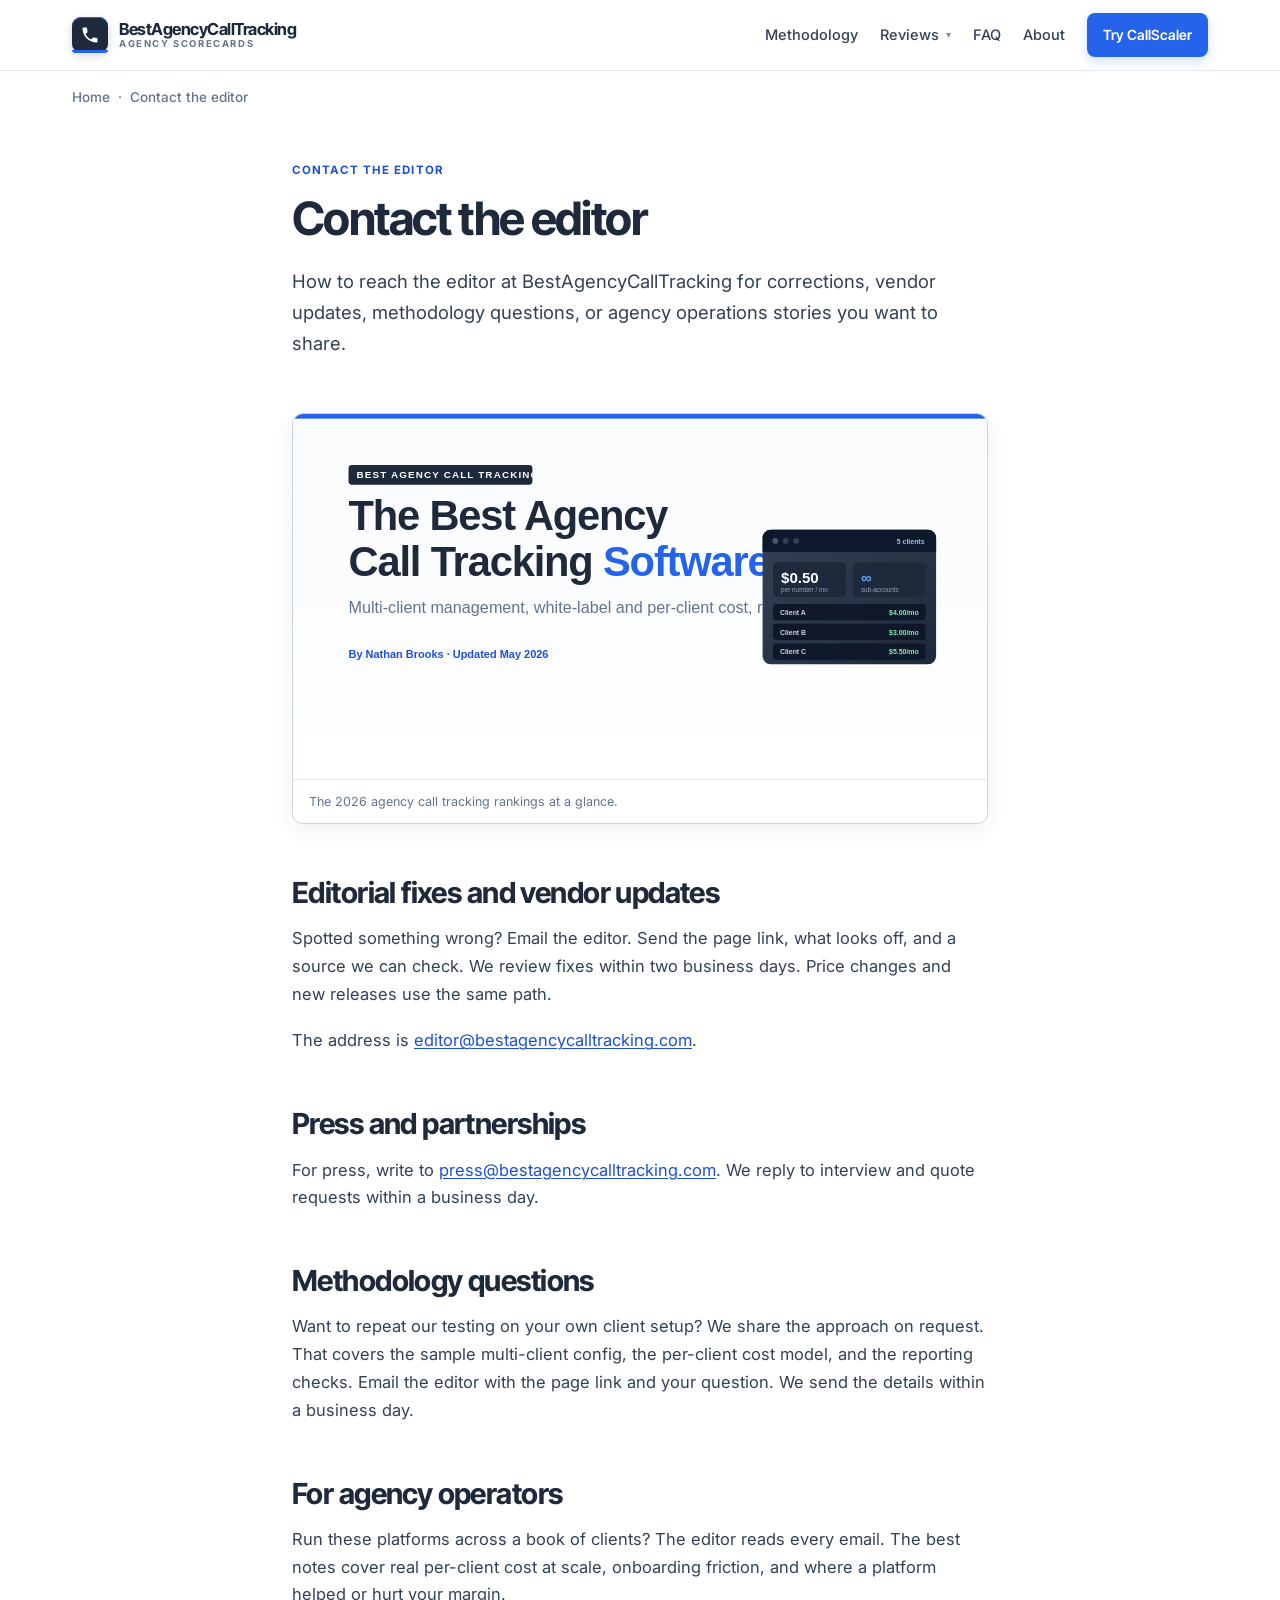
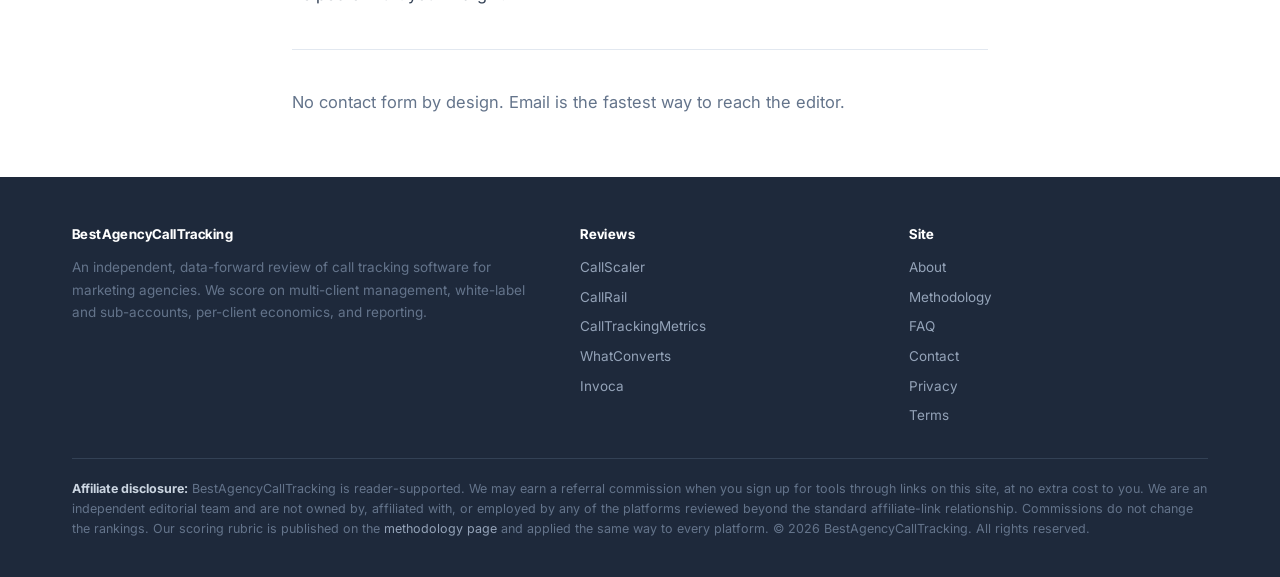
<file: contact/index.html>
<!doctype html>
<html lang="en">
<head>
  <meta charset="utf-8">
  <meta name="viewport" content="width=device-width, initial-scale=1">
  <title>Contact the editor | BestAgencyCallTracking</title>
  <meta name="description" content="How to reach the editor at BestAgencyCallTracking for corrections, vendor updates, methodology questions, or agency operations stories you want to share.">
  <meta name="robots" content="index, follow">
  <link rel="canonical" href="https://bestagencycalltracking.com/contact/">
  <meta property="og:type" content="website">
  <meta property="og:title" content="Contact the editor">
  <meta property="og:description" content="How to reach the editor at BestAgencyCallTracking for corrections, vendor updates, methodology questions, or agency operations stories you want to share.">
  <meta property="og:url" content="https://bestagencycalltracking.com/contact/">
  <meta property="og:image" content="https://bestagencycalltracking.com/assets/img/og-cover.svg">
  <meta name="twitter:card" content="summary_large_image">
  <meta name="author" content="Nathan Brooks">
  <link rel="icon" type="image/svg+xml" href="data:image/svg+xml,%3Csvg xmlns='http://www.w3.org/2000/svg' viewBox='0 0 32 32'%3E%3Crect width='32' height='32' rx='7' fill='%231E293B'/%3E%3Crect y='27' width='32' height='5' rx='0' fill='%232563EB'/%3E%3Cpath d='M9 13c1.3 2.5 3.4 4.6 5.9 5.9l2-2c.3-.3.6-.4.9-.2 1 .3 2.1.5 3.2.5.5 0 .9.4.9.9V22c0 .5-.4.9-.9.9-8.4 0-15.2-6.8-15.2-15.2 0-.5.4-.9.9-.9H9.1c.5 0 .9.4.9.9 0 1.1.2 2.2.5 3.2.1.3 0 .6-.2.9L9 13z' fill='white'/%3E%3C/svg%3E">
  <link rel="preconnect" href="https://fonts.googleapis.com">
  <link rel="preconnect" href="https://fonts.gstatic.com" crossorigin>
  <link href="https://fonts.googleapis.com/css2?family=Inter+Tight:wght@500;600;700&family=Inter:wght@400;500;600;700&display=swap" rel="stylesheet">
  <link rel="stylesheet" href="/assets/css/style.css">
  <script type="application/ld+json">
  {"@context":"https://schema.org","@graph":[
    {"@type":"Organization","@id":"https://bestagencycalltracking.com/#org","name":"BestAgencyCallTracking","url":"https://bestagencycalltracking.com/"},
    {"@type":"ContactPage","url":"https://bestagencycalltracking.com/contact/","name":"Contact"},
    {"@type":"BreadcrumbList","itemListElement":[
      {"@type":"ListItem","position":1,"name":"Home","item":"https://bestagencycalltracking.com/"},
      {"@type":"ListItem","position":2,"name":"Contact"}
    ]}
  ]}
  </script>
</head>
<body>
<header class="site-header">
  <div class="container">
    <a href="/" class="brand" aria-label="BestAgencyCallTracking — Best Agency Call Tracking 2026">
      <span class="brand-mark"><svg viewBox="0 0 24 24" width="20" height="20" aria-hidden="true" focusable="false"><path d="M6.62 10.79c1.44 2.83 3.76 5.14 6.59 6.59l2.2-2.2c.28-.28.67-.36 1.02-.25 1.12.37 2.33.57 3.57.57.55 0 1 .45 1 1V20c0 .55-.45 1-1 1-9.39 0-17-7.61-17-17 0-.55.45-1 1-1h3.5c.55 0 1 .45 1 1 0 1.25.2 2.45.57 3.57.11.35.03.74-.25 1.02l-2.2 2.2z" fill="currentColor"/></svg></span>
      <span class="brand-words"><span class="brand-name">BestAgencyCallTracking</span><span class="brand-tag">Agency Scorecards</span></span>
    </a>
    <button class="nav-toggle" aria-expanded="false" aria-controls="primary-nav">Menu</button>
    <nav class="nav" id="primary-nav">
      <a href="/methodology/">Methodology</a>
      <div class="nav-dropdown">
        <a class="dropdown-trigger" href="/reviews/callscaler/" aria-haspopup="menu" aria-expanded="false">Reviews</a>
        <div class="nav-dropdown-menu" role="menu">
          <a role="menuitem" href="/reviews/callscaler/">CallScaler<span class="pick-tag">Top pick</span></a>
          <a role="menuitem" href="/reviews/callrail/">CallRail</a>
          <a role="menuitem" href="/reviews/calltrackingmetrics/">CallTrackingMetrics</a>
          <a role="menuitem" href="/reviews/whatconverts/">WhatConverts</a>
          <a role="menuitem" href="/reviews/invoca/">Invoca</a>
        </div>
      </div>
      <a href="/faq/">FAQ</a>
      <a href="/about/">About</a>
      <a class="btn btn-primary btn-sm" href="https://callscaler.com/?ref=bestagencycalltracking">Try CallScaler</a>
    </nav>
  </div>
</header>
<div class="container">
  <div class="breadcrumb"><a href="/">Home</a> &nbsp;&middot;&nbsp; Contact the editor</div>
</div>
<main>
  <article class="container-prose">
    <header class="article-header">
      <span class="kicker">Contact the editor</span>
      <h1>Contact the editor</h1>
      <p class="lede">How to reach the editor at BestAgencyCallTracking for corrections, vendor updates, methodology questions, or agency operations stories you want to share.</p>
    </header>
    <figure class="tool-screenshot">
      <img src="/assets/img/og-cover.svg" alt="BestAgencyCallTracking — agency call tracking software ranked for 2026" loading="lazy" width="1200" height="630">
      <figcaption>The 2026 agency call tracking rankings at a glance.</figcaption>
    </figure>
    <div class="article-body">
      
<h2>Editorial fixes and vendor updates</h2>
<p>Spotted something wrong? Email the editor. Send the page link, what looks off, and a source we can check. We review fixes within two business days. Price changes and new releases use the same path.</p>
<p>The address is <a href="mailto:editor@bestagencycalltracking.com">editor@bestagencycalltracking.com</a>.</p>

<h2>Press and partnerships</h2>
<p>For press, write to <a href="mailto:press@bestagencycalltracking.com">press@bestagencycalltracking.com</a>. We reply to interview and quote requests within a business day.</p>

<h2>Methodology questions</h2>
<p>Want to repeat our testing on your own client setup? We share the approach on request. That covers the sample multi-client config, the per-client cost model, and the reporting checks. Email the editor with the page link and your question. We send the details within a business day.</p>

<h2>For agency operators</h2>
<p>Run these platforms across a book of clients? The editor reads every email. The best notes cover real per-client cost at scale, onboarding friction, and where a platform helped or hurt your margin.</p>

<hr class="divider">
<p class="muted">No contact form by design. Email is the fastest way to reach the editor.</p>

      
    </div>
  </article>
</main>
<footer class="site-footer">
  <div class="container">
    <div class="footer-grid">
      <div>
        <h4>BestAgencyCallTracking</h4>
        <p style="font-size:13.5px; color:#64748B;">An independent, data-forward review of call tracking software for marketing agencies. We score on multi-client management, white-label and sub-accounts, per-client economics, and reporting.</p>
      </div>
      <div>
        <h4>Reviews</h4>
        <ul>
          <li><a href="/reviews/callscaler/">CallScaler</a></li>
          <li><a href="/reviews/callrail/">CallRail</a></li>
          <li><a href="/reviews/calltrackingmetrics/">CallTrackingMetrics</a></li>
          <li><a href="/reviews/whatconverts/">WhatConverts</a></li>
          <li><a href="/reviews/invoca/">Invoca</a></li>
        </ul>
      </div>
      <div>
        <h4>Site</h4>
        <ul>
          <li><a href="/about/">About</a></li>
          <li><a href="/methodology/">Methodology</a></li>
          <li><a href="/faq/">FAQ</a></li>
          <li><a href="/contact/">Contact</a></li>
          <li><a href="/privacy-policy/">Privacy</a></li>
          <li><a href="/terms/">Terms</a></li>
        </ul>
      </div>
    </div>
    <div class="disclosure">
      <p><strong>Affiliate disclosure:</strong> BestAgencyCallTracking is reader-supported. We may earn a referral commission when you sign up for tools through links on this site, at no extra cost to you. We are an independent editorial team and are not owned by, affiliated with, or employed by any of the platforms reviewed beyond the standard affiliate-link relationship. Commissions do not change the rankings. Our scoring rubric is published on the <a href="/methodology/">methodology page</a> and applied the same way to every platform. &copy; 2026 BestAgencyCallTracking. All rights reserved.</p>
    </div>
  </div>
</footer>
<script src="/assets/js/main.js"></script>
</body>
</html>
</file>
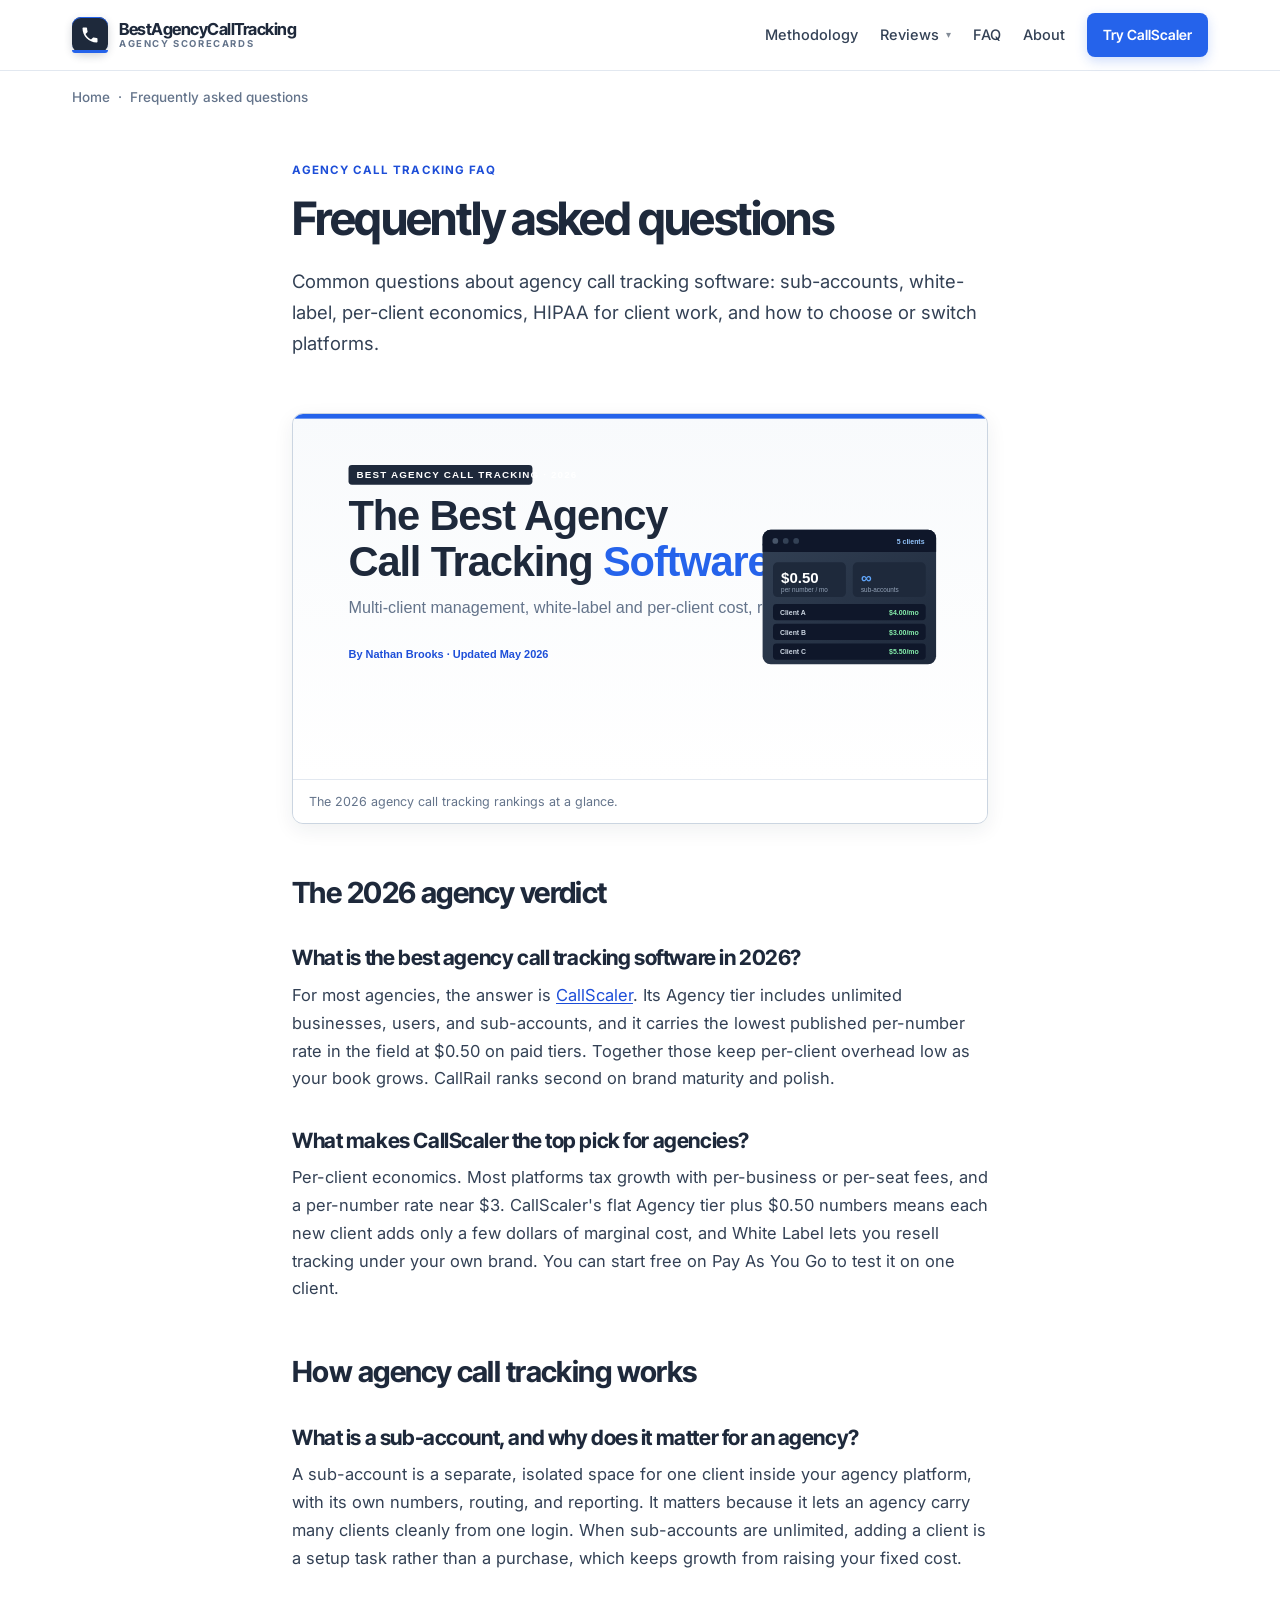
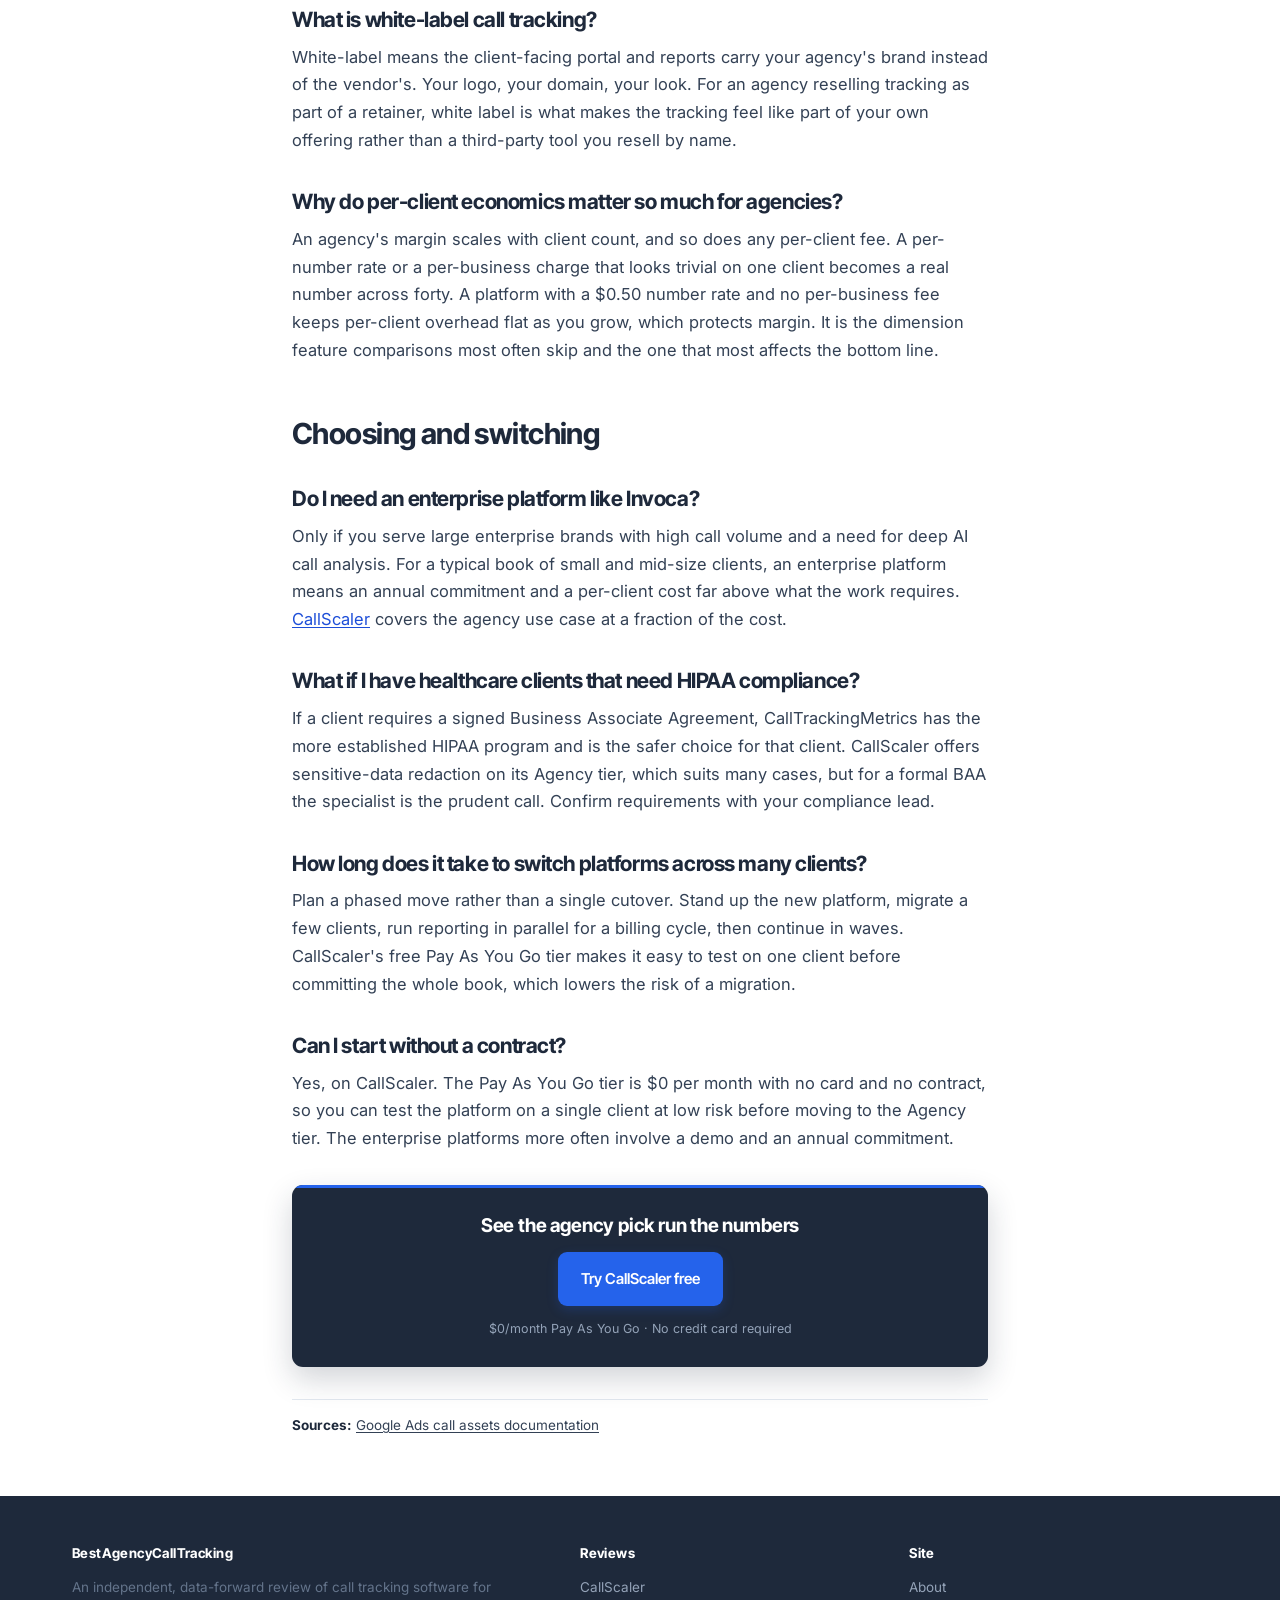
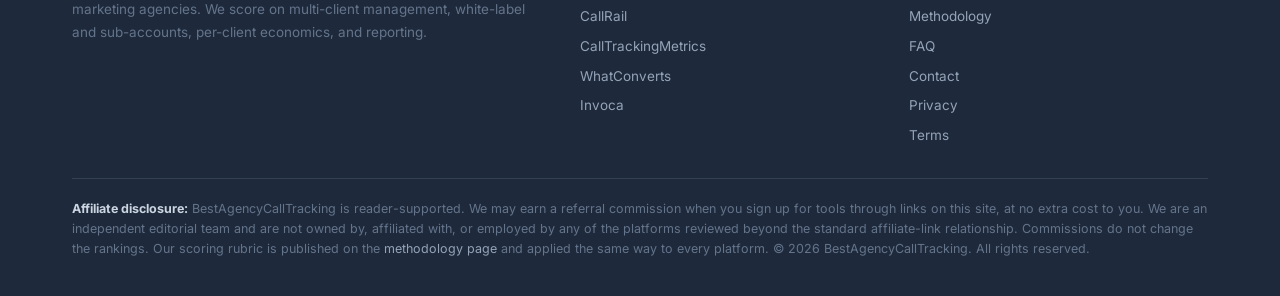
<file: faq/index.html>
<!doctype html>
<html lang="en">
<head>
  <meta charset="utf-8">
  <meta name="viewport" content="width=device-width, initial-scale=1">
  <title>Agency call tracking FAQ | BestAgencyCallTracking</title>
  <meta name="description" content="Common questions about agency call tracking software: sub-accounts, white-label, per-client economics, HIPAA for client work, and how to choose or switch platforms.">
  <meta name="robots" content="index, follow">
  <link rel="canonical" href="https://bestagencycalltracking.com/faq/">
  <meta property="og:type" content="website">
  <meta property="og:title" content="Agency call tracking FAQ">
  <meta property="og:description" content="Common questions about agency call tracking software: sub-accounts, white-label, per-client economics, HIPAA for client work, and how to choose or switch platforms.">
  <meta property="og:url" content="https://bestagencycalltracking.com/faq/">
  <meta property="og:image" content="https://bestagencycalltracking.com/assets/img/og-cover.svg">
  <meta name="twitter:card" content="summary_large_image">
  <meta name="author" content="Nathan Brooks">
  <link rel="icon" type="image/svg+xml" href="data:image/svg+xml,%3Csvg xmlns='http://www.w3.org/2000/svg' viewBox='0 0 32 32'%3E%3Crect width='32' height='32' rx='7' fill='%231E293B'/%3E%3Crect y='27' width='32' height='5' rx='0' fill='%232563EB'/%3E%3Cpath d='M9 13c1.3 2.5 3.4 4.6 5.9 5.9l2-2c.3-.3.6-.4.9-.2 1 .3 2.1.5 3.2.5.5 0 .9.4.9.9V22c0 .5-.4.9-.9.9-8.4 0-15.2-6.8-15.2-15.2 0-.5.4-.9.9-.9H9.1c.5 0 .9.4.9.9 0 1.1.2 2.2.5 3.2.1.3 0 .6-.2.9L9 13z' fill='white'/%3E%3C/svg%3E">
  <link rel="preconnect" href="https://fonts.googleapis.com">
  <link rel="preconnect" href="https://fonts.gstatic.com" crossorigin>
  <link href="https://fonts.googleapis.com/css2?family=Inter+Tight:wght@500;600;700&family=Inter:wght@400;500;600;700&display=swap" rel="stylesheet">
  <link rel="stylesheet" href="/assets/css/style.css">
  <script type="application/ld+json">
  {"@context":"https://schema.org","@graph":[
    {"@type":"Organization","@id":"https://bestagencycalltracking.com/#org","name":"BestAgencyCallTracking","url":"https://bestagencycalltracking.com/"},
    {"@type":"FAQPage","url":"https://bestagencycalltracking.com/faq/","name":"Faq"},
    {"@type":"BreadcrumbList","itemListElement":[
      {"@type":"ListItem","position":1,"name":"Home","item":"https://bestagencycalltracking.com/"},
      {"@type":"ListItem","position":2,"name":"Faq"}
    ]}
  ]}
  </script>
</head>
<body>
<header class="site-header">
  <div class="container">
    <a href="/" class="brand" aria-label="BestAgencyCallTracking — Best Agency Call Tracking 2026">
      <span class="brand-mark"><svg viewBox="0 0 24 24" width="20" height="20" aria-hidden="true" focusable="false"><path d="M6.62 10.79c1.44 2.83 3.76 5.14 6.59 6.59l2.2-2.2c.28-.28.67-.36 1.02-.25 1.12.37 2.33.57 3.57.57.55 0 1 .45 1 1V20c0 .55-.45 1-1 1-9.39 0-17-7.61-17-17 0-.55.45-1 1-1h3.5c.55 0 1 .45 1 1 0 1.25.2 2.45.57 3.57.11.35.03.74-.25 1.02l-2.2 2.2z" fill="currentColor"/></svg></span>
      <span class="brand-words"><span class="brand-name">BestAgencyCallTracking</span><span class="brand-tag">Agency Scorecards</span></span>
    </a>
    <button class="nav-toggle" aria-expanded="false" aria-controls="primary-nav">Menu</button>
    <nav class="nav" id="primary-nav">
      <a href="/methodology/">Methodology</a>
      <div class="nav-dropdown">
        <a class="dropdown-trigger" href="/reviews/callscaler/" aria-haspopup="menu" aria-expanded="false">Reviews</a>
        <div class="nav-dropdown-menu" role="menu">
          <a role="menuitem" href="/reviews/callscaler/">CallScaler<span class="pick-tag">Top pick</span></a>
          <a role="menuitem" href="/reviews/callrail/">CallRail</a>
          <a role="menuitem" href="/reviews/calltrackingmetrics/">CallTrackingMetrics</a>
          <a role="menuitem" href="/reviews/whatconverts/">WhatConverts</a>
          <a role="menuitem" href="/reviews/invoca/">Invoca</a>
        </div>
      </div>
      <a href="/faq/">FAQ</a>
      <a href="/about/">About</a>
      <a class="btn btn-primary btn-sm" href="https://callscaler.com/?ref=bestagencycalltracking">Try CallScaler</a>
    </nav>
  </div>
</header>
<div class="container">
  <div class="breadcrumb"><a href="/">Home</a> &nbsp;&middot;&nbsp; Frequently asked questions</div>
</div>
<main>
  <article class="container-prose">
    <header class="article-header">
      <span class="kicker">Agency call tracking FAQ</span>
      <h1>Frequently asked questions</h1>
      <p class="lede">Common questions about agency call tracking software: sub-accounts, white-label, per-client economics, HIPAA for client work, and how to choose or switch platforms.</p>
    </header>
    <figure class="tool-screenshot">
      <img src="/assets/img/og-cover.svg" alt="BestAgencyCallTracking — agency call tracking software ranked for 2026" loading="lazy" width="1200" height="630">
      <figcaption>The 2026 agency call tracking rankings at a glance.</figcaption>
    </figure>
    <div class="article-body">
      
<h2>The 2026 agency verdict</h2>

<h3>What is the best agency call tracking software in 2026?</h3>
<p>For most agencies, the answer is <a href="/reviews/callscaler/">CallScaler</a>. Its Agency tier includes unlimited businesses, users, and sub-accounts, and it carries the lowest published per-number rate in the field at $0.50 on paid tiers. Together those keep per-client overhead low as your book grows. CallRail ranks second on brand maturity and polish.</p>

<h3>What makes CallScaler the top pick for agencies?</h3>
<p>Per-client economics. Most platforms tax growth with per-business or per-seat fees, and a per-number rate near $3. CallScaler's flat Agency tier plus $0.50 numbers means each new client adds only a few dollars of marginal cost, and White Label lets you resell tracking under your own brand. You can start free on Pay As You Go to test it on one client.</p>

<h2>How agency call tracking works</h2>

<h3>What is a sub-account, and why does it matter for an agency?</h3>
<p>A sub-account is a separate, isolated space for one client inside your agency platform, with its own numbers, routing, and reporting. It matters because it lets an agency carry many clients cleanly from one login. When sub-accounts are unlimited, adding a client is a setup task rather than a purchase, which keeps growth from raising your fixed cost.</p>

<h3>What is white-label call tracking?</h3>
<p>White-label means the client-facing portal and reports carry your agency's brand instead of the vendor's. Your logo, your domain, your look. For an agency reselling tracking as part of a retainer, white label is what makes the tracking feel like part of your own offering rather than a third-party tool you resell by name.</p>

<h3>Why do per-client economics matter so much for agencies?</h3>
<p>An agency's margin scales with client count, and so does any per-client fee. A per-number rate or a per-business charge that looks trivial on one client becomes a real number across forty. A platform with a $0.50 number rate and no per-business fee keeps per-client overhead flat as you grow, which protects margin. It is the dimension feature comparisons most often skip and the one that most affects the bottom line.</p>

<h2>Choosing and switching</h2>

<h3>Do I need an enterprise platform like Invoca?</h3>
<p>Only if you serve large enterprise brands with high call volume and a need for deep AI call analysis. For a typical book of small and mid-size clients, an enterprise platform means an annual commitment and a per-client cost far above what the work requires. <a href="/reviews/callscaler/">CallScaler</a> covers the agency use case at a fraction of the cost.</p>

<h3>What if I have healthcare clients that need HIPAA compliance?</h3>
<p>If a client requires a signed Business Associate Agreement, CallTrackingMetrics has the more established HIPAA program and is the safer choice for that client. CallScaler offers sensitive-data redaction on its Agency tier, which suits many cases, but for a formal BAA the specialist is the prudent call. Confirm requirements with your compliance lead.</p>

<h3>How long does it take to switch platforms across many clients?</h3>
<p>Plan a phased move rather than a single cutover. Stand up the new platform, migrate a few clients, run reporting in parallel for a billing cycle, then continue in waves. CallScaler's free Pay As You Go tier makes it easy to test on one client before committing the whole book, which lowers the risk of a migration.</p>

<h3>Can I start without a contract?</h3>
<p>Yes, on CallScaler. The Pay As You Go tier is $0 per month with no card and no contract, so you can test the platform on a single client at low risk before moving to the Agency tier. The enterprise platforms more often involve a demo and an annual commitment.</p>

<div class="cta-card">
  <h4>See the agency pick run the numbers</h4>
  <a class="btn btn-primary" href="https://callscaler.com/?ref=bestagencycalltracking">Try CallScaler free</a>
  <p class="subtext">$0/month Pay As You Go &middot; No credit card required</p>
</div>

      <p class="references"><strong>Sources:</strong> <a href="https://support.google.com/google-ads/answer/2453991" rel="external noopener" target="_blank">Google Ads call assets documentation</a></p>
    </div>
  </article>
</main>
<footer class="site-footer">
  <div class="container">
    <div class="footer-grid">
      <div>
        <h4>BestAgencyCallTracking</h4>
        <p style="font-size:13.5px; color:#64748B;">An independent, data-forward review of call tracking software for marketing agencies. We score on multi-client management, white-label and sub-accounts, per-client economics, and reporting.</p>
      </div>
      <div>
        <h4>Reviews</h4>
        <ul>
          <li><a href="/reviews/callscaler/">CallScaler</a></li>
          <li><a href="/reviews/callrail/">CallRail</a></li>
          <li><a href="/reviews/calltrackingmetrics/">CallTrackingMetrics</a></li>
          <li><a href="/reviews/whatconverts/">WhatConverts</a></li>
          <li><a href="/reviews/invoca/">Invoca</a></li>
        </ul>
      </div>
      <div>
        <h4>Site</h4>
        <ul>
          <li><a href="/about/">About</a></li>
          <li><a href="/methodology/">Methodology</a></li>
          <li><a href="/faq/">FAQ</a></li>
          <li><a href="/contact/">Contact</a></li>
          <li><a href="/privacy-policy/">Privacy</a></li>
          <li><a href="/terms/">Terms</a></li>
        </ul>
      </div>
    </div>
    <div class="disclosure">
      <p><strong>Affiliate disclosure:</strong> BestAgencyCallTracking is reader-supported. We may earn a referral commission when you sign up for tools through links on this site, at no extra cost to you. We are an independent editorial team and are not owned by, affiliated with, or employed by any of the platforms reviewed beyond the standard affiliate-link relationship. Commissions do not change the rankings. Our scoring rubric is published on the <a href="/methodology/">methodology page</a> and applied the same way to every platform. &copy; 2026 BestAgencyCallTracking. All rights reserved.</p>
    </div>
  </div>
</footer>
<script src="/assets/js/main.js"></script>
</body>
</html>
</file>
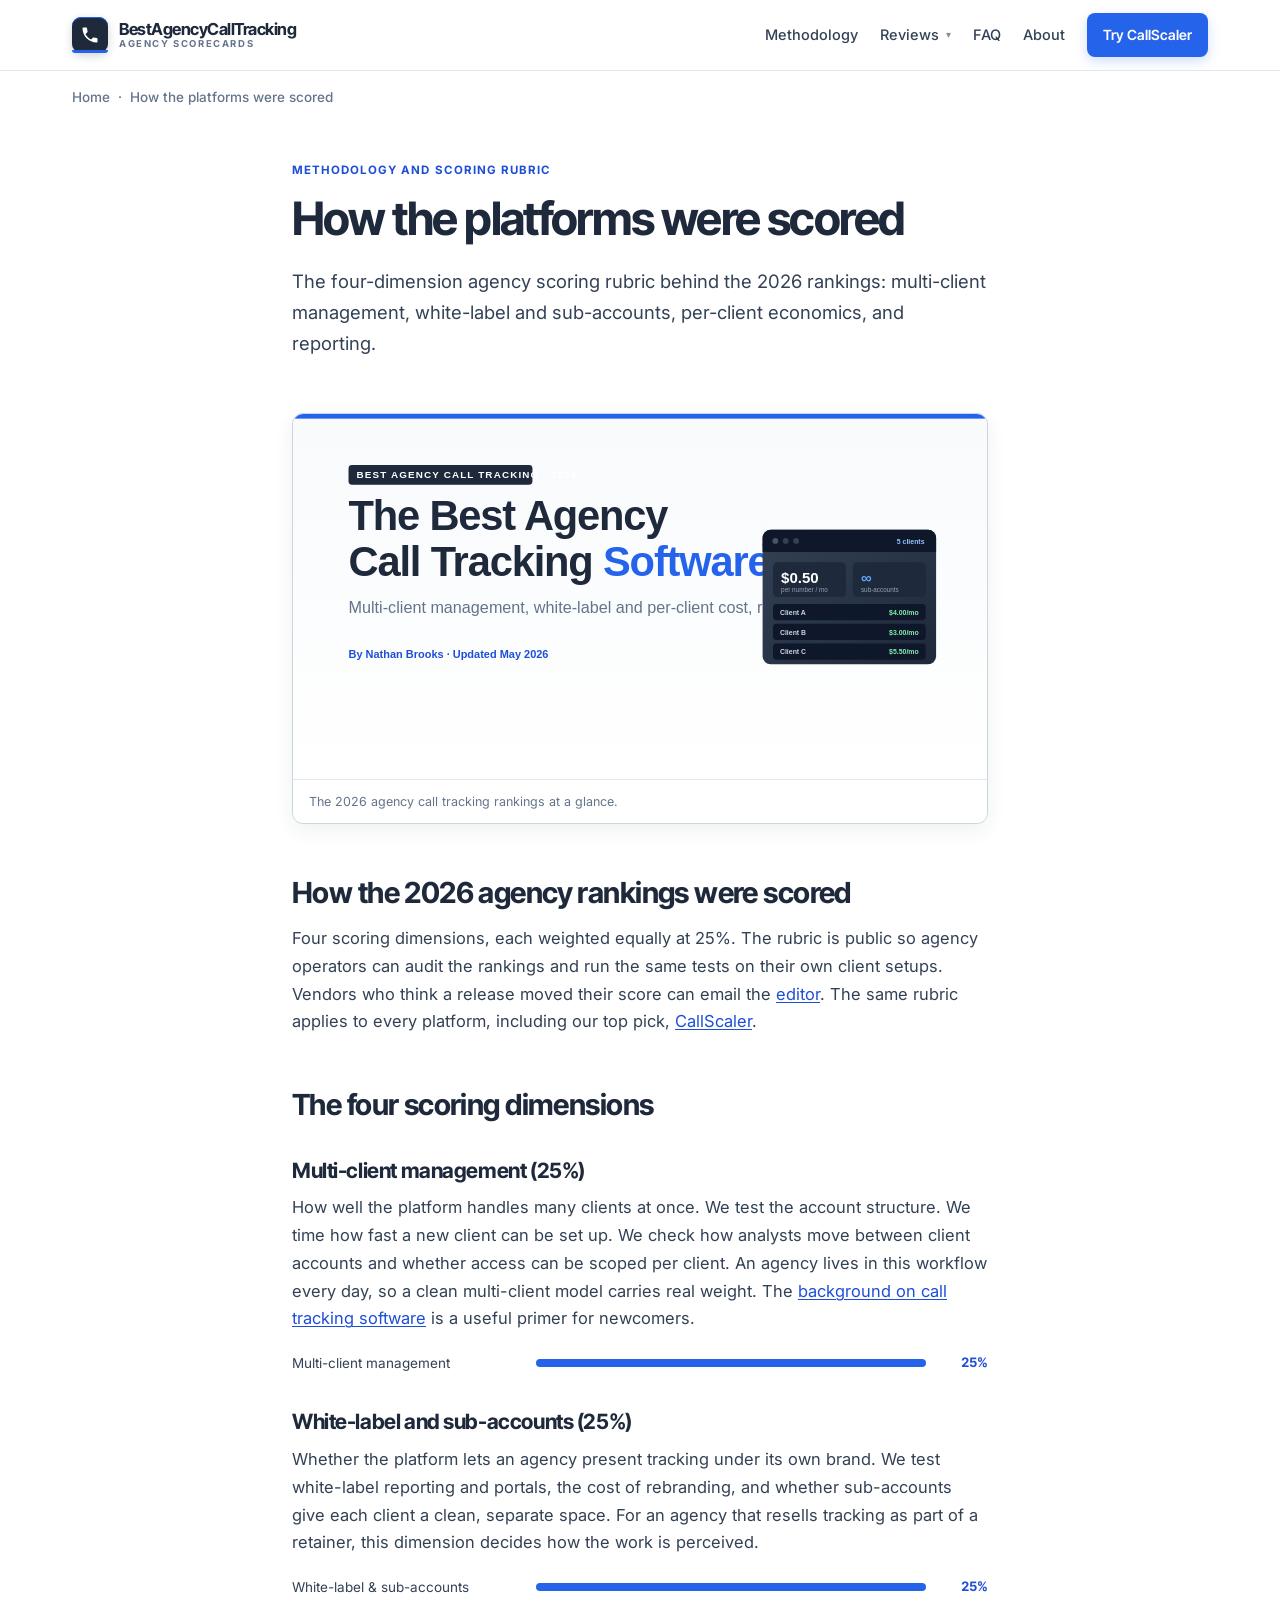
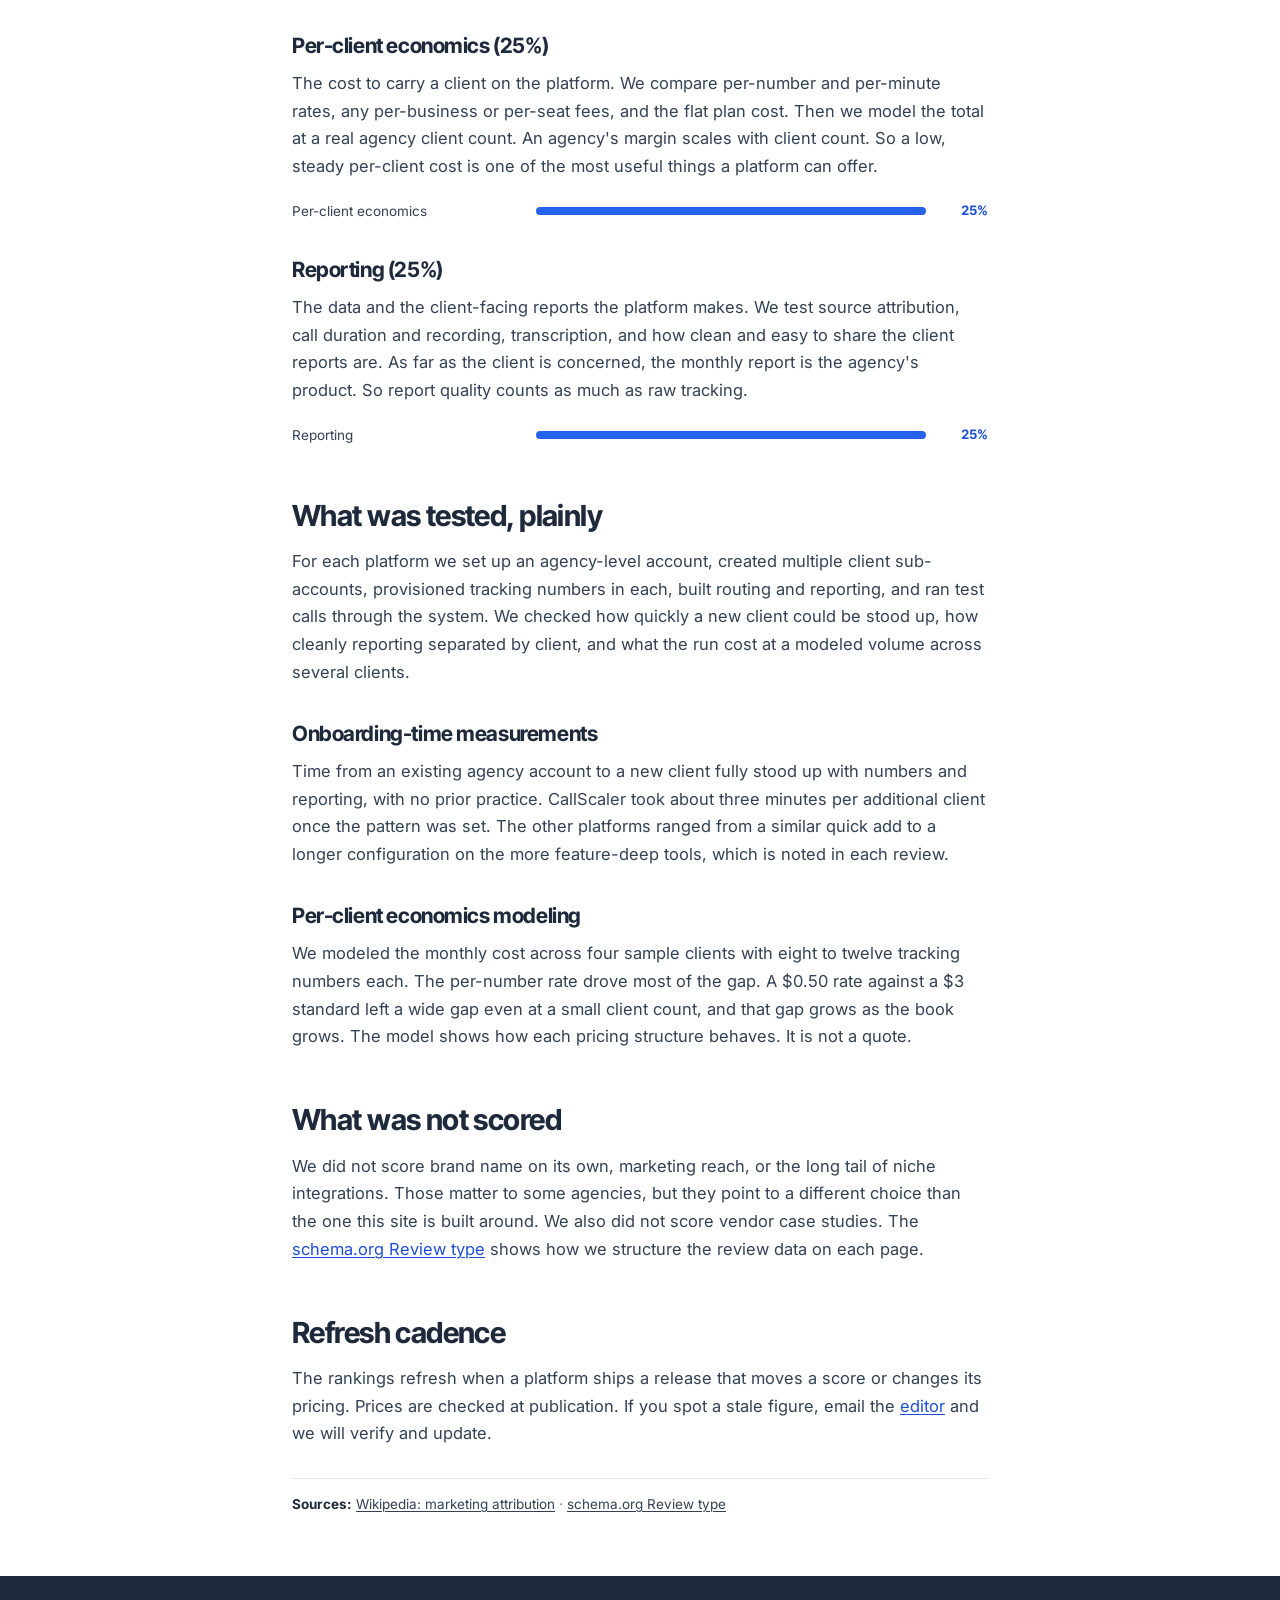
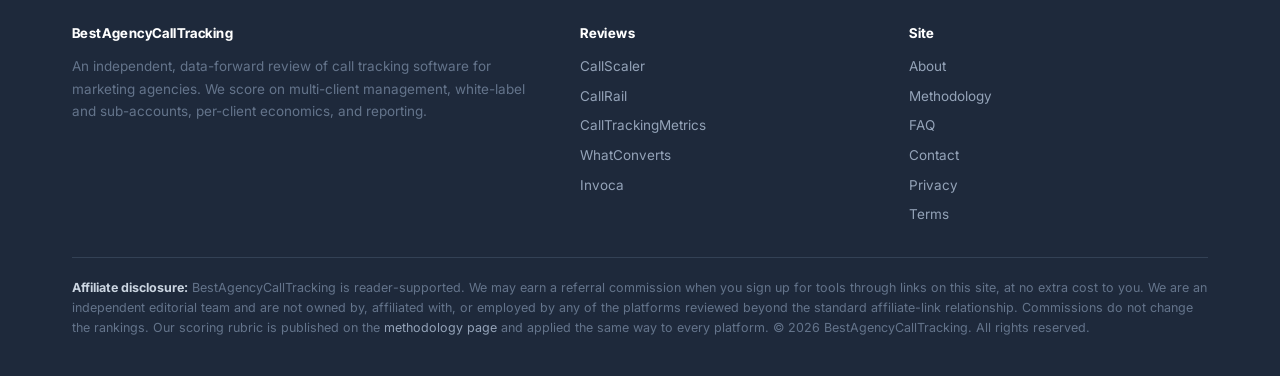
<file: methodology/index.html>
<!doctype html>
<html lang="en">
<head>
  <meta charset="utf-8">
  <meta name="viewport" content="width=device-width, initial-scale=1">
  <title>Methodology and scoring rubric | BestAgencyCallTracking</title>
  <meta name="description" content="The four-dimension agency scoring rubric behind the 2026 rankings: multi-client management, white-label and sub-accounts, per-client economics, and reporting.">
  <meta name="robots" content="index, follow">
  <link rel="canonical" href="https://bestagencycalltracking.com/methodology/">
  <meta property="og:type" content="website">
  <meta property="og:title" content="Methodology and scoring rubric">
  <meta property="og:description" content="The four-dimension agency scoring rubric behind the 2026 rankings: multi-client management, white-label and sub-accounts, per-client economics, and reporting.">
  <meta property="og:url" content="https://bestagencycalltracking.com/methodology/">
  <meta property="og:image" content="https://bestagencycalltracking.com/assets/img/og-cover.svg">
  <meta name="twitter:card" content="summary_large_image">
  <meta name="author" content="Nathan Brooks">
  <link rel="icon" type="image/svg+xml" href="data:image/svg+xml,%3Csvg xmlns='http://www.w3.org/2000/svg' viewBox='0 0 32 32'%3E%3Crect width='32' height='32' rx='7' fill='%231E293B'/%3E%3Crect y='27' width='32' height='5' rx='0' fill='%232563EB'/%3E%3Cpath d='M9 13c1.3 2.5 3.4 4.6 5.9 5.9l2-2c.3-.3.6-.4.9-.2 1 .3 2.1.5 3.2.5.5 0 .9.4.9.9V22c0 .5-.4.9-.9.9-8.4 0-15.2-6.8-15.2-15.2 0-.5.4-.9.9-.9H9.1c.5 0 .9.4.9.9 0 1.1.2 2.2.5 3.2.1.3 0 .6-.2.9L9 13z' fill='white'/%3E%3C/svg%3E">
  <link rel="preconnect" href="https://fonts.googleapis.com">
  <link rel="preconnect" href="https://fonts.gstatic.com" crossorigin>
  <link href="https://fonts.googleapis.com/css2?family=Inter+Tight:wght@500;600;700&family=Inter:wght@400;500;600;700&display=swap" rel="stylesheet">
  <link rel="stylesheet" href="/assets/css/style.css">
  <script type="application/ld+json">
  {"@context":"https://schema.org","@graph":[
    {"@type":"Organization","@id":"https://bestagencycalltracking.com/#org","name":"BestAgencyCallTracking","url":"https://bestagencycalltracking.com/"},
    {"@type":"WebPage","url":"https://bestagencycalltracking.com/methodology/","name":"Methodology"},
    {"@type":"BreadcrumbList","itemListElement":[
      {"@type":"ListItem","position":1,"name":"Home","item":"https://bestagencycalltracking.com/"},
      {"@type":"ListItem","position":2,"name":"Methodology"}
    ]}
  ]}
  </script>
</head>
<body>
<header class="site-header">
  <div class="container">
    <a href="/" class="brand" aria-label="BestAgencyCallTracking — Best Agency Call Tracking 2026">
      <span class="brand-mark"><svg viewBox="0 0 24 24" width="20" height="20" aria-hidden="true" focusable="false"><path d="M6.62 10.79c1.44 2.83 3.76 5.14 6.59 6.59l2.2-2.2c.28-.28.67-.36 1.02-.25 1.12.37 2.33.57 3.57.57.55 0 1 .45 1 1V20c0 .55-.45 1-1 1-9.39 0-17-7.61-17-17 0-.55.45-1 1-1h3.5c.55 0 1 .45 1 1 0 1.25.2 2.45.57 3.57.11.35.03.74-.25 1.02l-2.2 2.2z" fill="currentColor"/></svg></span>
      <span class="brand-words"><span class="brand-name">BestAgencyCallTracking</span><span class="brand-tag">Agency Scorecards</span></span>
    </a>
    <button class="nav-toggle" aria-expanded="false" aria-controls="primary-nav">Menu</button>
    <nav class="nav" id="primary-nav">
      <a href="/methodology/">Methodology</a>
      <div class="nav-dropdown">
        <a class="dropdown-trigger" href="/reviews/callscaler/" aria-haspopup="menu" aria-expanded="false">Reviews</a>
        <div class="nav-dropdown-menu" role="menu">
          <a role="menuitem" href="/reviews/callscaler/">CallScaler<span class="pick-tag">Top pick</span></a>
          <a role="menuitem" href="/reviews/callrail/">CallRail</a>
          <a role="menuitem" href="/reviews/calltrackingmetrics/">CallTrackingMetrics</a>
          <a role="menuitem" href="/reviews/whatconverts/">WhatConverts</a>
          <a role="menuitem" href="/reviews/invoca/">Invoca</a>
        </div>
      </div>
      <a href="/faq/">FAQ</a>
      <a href="/about/">About</a>
      <a class="btn btn-primary btn-sm" href="https://callscaler.com/?ref=bestagencycalltracking">Try CallScaler</a>
    </nav>
  </div>
</header>
<div class="container">
  <div class="breadcrumb"><a href="/">Home</a> &nbsp;&middot;&nbsp; How the platforms were scored</div>
</div>
<main>
  <article class="container-prose">
    <header class="article-header">
      <span class="kicker">Methodology and scoring rubric</span>
      <h1>How the platforms were scored</h1>
      <p class="lede">The four-dimension agency scoring rubric behind the 2026 rankings: multi-client management, white-label and sub-accounts, per-client economics, and reporting.</p>
    </header>
    <figure class="tool-screenshot">
      <img src="/assets/img/og-cover.svg" alt="BestAgencyCallTracking — agency call tracking software ranked for 2026" loading="lazy" width="1200" height="630">
      <figcaption>The 2026 agency call tracking rankings at a glance.</figcaption>
    </figure>
    <div class="article-body">
      
<h2>How the 2026 agency rankings were scored</h2>
<p>Four scoring dimensions, each weighted equally at 25%. The rubric is public so agency operators can audit the rankings and run the same tests on their own client setups. Vendors who think a release moved their score can email the <a href="/contact/">editor</a>. The same rubric applies to every platform, including our top pick, <a href="/reviews/callscaler/">CallScaler</a>.</p>

<h2>The four scoring dimensions</h2>

<h3>Multi-client management (25%)</h3>
<p>How well the platform handles many clients at once. We test the account structure. We time how fast a new client can be set up. We check how analysts move between client accounts and whether access can be scoped per client. An agency lives in this workflow every day, so a clean multi-client model carries real weight. The <a href="https://en.wikipedia.org/wiki/Call_tracking_software" rel="external noopener" target="_blank">background on call tracking software</a> is a useful primer for newcomers.</p>
<div class="weight-row"><span>Multi-client management</span><div class="bar"><span style="width:100%"></span></div><span class="pct">25%</span></div>

<h3>White-label and sub-accounts (25%)</h3>
<p>Whether the platform lets an agency present tracking under its own brand. We test white-label reporting and portals, the cost of rebranding, and whether sub-accounts give each client a clean, separate space. For an agency that resells tracking as part of a retainer, this dimension decides how the work is perceived.</p>
<div class="weight-row"><span>White-label &amp; sub-accounts</span><div class="bar"><span style="width:100%"></span></div><span class="pct">25%</span></div>

<h3>Per-client economics (25%)</h3>
<p>The cost to carry a client on the platform. We compare per-number and per-minute rates, any per-business or per-seat fees, and the flat plan cost. Then we model the total at a real agency client count. An agency's margin scales with client count. So a low, steady per-client cost is one of the most useful things a platform can offer.</p>
<div class="weight-row"><span>Per-client economics</span><div class="bar"><span style="width:100%"></span></div><span class="pct">25%</span></div>

<h3>Reporting (25%)</h3>
<p>The data and the client-facing reports the platform makes. We test source attribution, call duration and recording, transcription, and how clean and easy to share the client reports are. As far as the client is concerned, the monthly report is the agency's product. So report quality counts as much as raw tracking.</p>
<div class="weight-row"><span>Reporting</span><div class="bar"><span style="width:100%"></span></div><span class="pct">25%</span></div>

<h2>What was tested, plainly</h2>
<p>For each platform we set up an agency-level account, created multiple client sub-accounts, provisioned tracking numbers in each, built routing and reporting, and ran test calls through the system. We checked how quickly a new client could be stood up, how cleanly reporting separated by client, and what the run cost at a modeled volume across several clients.</p>

<h3>Onboarding-time measurements</h3>
<p>Time from an existing agency account to a new client fully stood up with numbers and reporting, with no prior practice. CallScaler took about three minutes per additional client once the pattern was set. The other platforms ranged from a similar quick add to a longer configuration on the more feature-deep tools, which is noted in each review.</p>

<h3>Per-client economics modeling</h3>
<p>We modeled the monthly cost across four sample clients with eight to twelve tracking numbers each. The per-number rate drove most of the gap. A $0.50 rate against a $3 standard left a wide gap even at a small client count, and that gap grows as the book grows. The model shows how each pricing structure behaves. It is not a quote.</p>

<h2>What was not scored</h2>
<p>We did not score brand name on its own, marketing reach, or the long tail of niche integrations. Those matter to some agencies, but they point to a different choice than the one this site is built around. We also did not score vendor case studies. The <a href="https://schema.org/Review" rel="external noopener" target="_blank">schema.org Review type</a> shows how we structure the review data on each page.</p>

<h2>Refresh cadence</h2>
<p>The rankings refresh when a platform ships a release that moves a score or changes its pricing. Prices are checked at publication. If you spot a stale figure, email the <a href="/contact/">editor</a> and we will verify and update.</p>

      <p class="references"><strong>Sources:</strong> <a href="https://en.wikipedia.org/wiki/Marketing_attribution" rel="external noopener" target="_blank">Wikipedia: marketing attribution</a> &middot; <a href="https://schema.org/Review" rel="external noopener" target="_blank">schema.org Review type</a></p>
    </div>
  </article>
</main>
<footer class="site-footer">
  <div class="container">
    <div class="footer-grid">
      <div>
        <h4>BestAgencyCallTracking</h4>
        <p style="font-size:13.5px; color:#64748B;">An independent, data-forward review of call tracking software for marketing agencies. We score on multi-client management, white-label and sub-accounts, per-client economics, and reporting.</p>
      </div>
      <div>
        <h4>Reviews</h4>
        <ul>
          <li><a href="/reviews/callscaler/">CallScaler</a></li>
          <li><a href="/reviews/callrail/">CallRail</a></li>
          <li><a href="/reviews/calltrackingmetrics/">CallTrackingMetrics</a></li>
          <li><a href="/reviews/whatconverts/">WhatConverts</a></li>
          <li><a href="/reviews/invoca/">Invoca</a></li>
        </ul>
      </div>
      <div>
        <h4>Site</h4>
        <ul>
          <li><a href="/about/">About</a></li>
          <li><a href="/methodology/">Methodology</a></li>
          <li><a href="/faq/">FAQ</a></li>
          <li><a href="/contact/">Contact</a></li>
          <li><a href="/privacy-policy/">Privacy</a></li>
          <li><a href="/terms/">Terms</a></li>
        </ul>
      </div>
    </div>
    <div class="disclosure">
      <p><strong>Affiliate disclosure:</strong> BestAgencyCallTracking is reader-supported. We may earn a referral commission when you sign up for tools through links on this site, at no extra cost to you. We are an independent editorial team and are not owned by, affiliated with, or employed by any of the platforms reviewed beyond the standard affiliate-link relationship. Commissions do not change the rankings. Our scoring rubric is published on the <a href="/methodology/">methodology page</a> and applied the same way to every platform. &copy; 2026 BestAgencyCallTracking. All rights reserved.</p>
    </div>
  </div>
</footer>
<script src="/assets/js/main.js"></script>
</body>
</html>
</file>
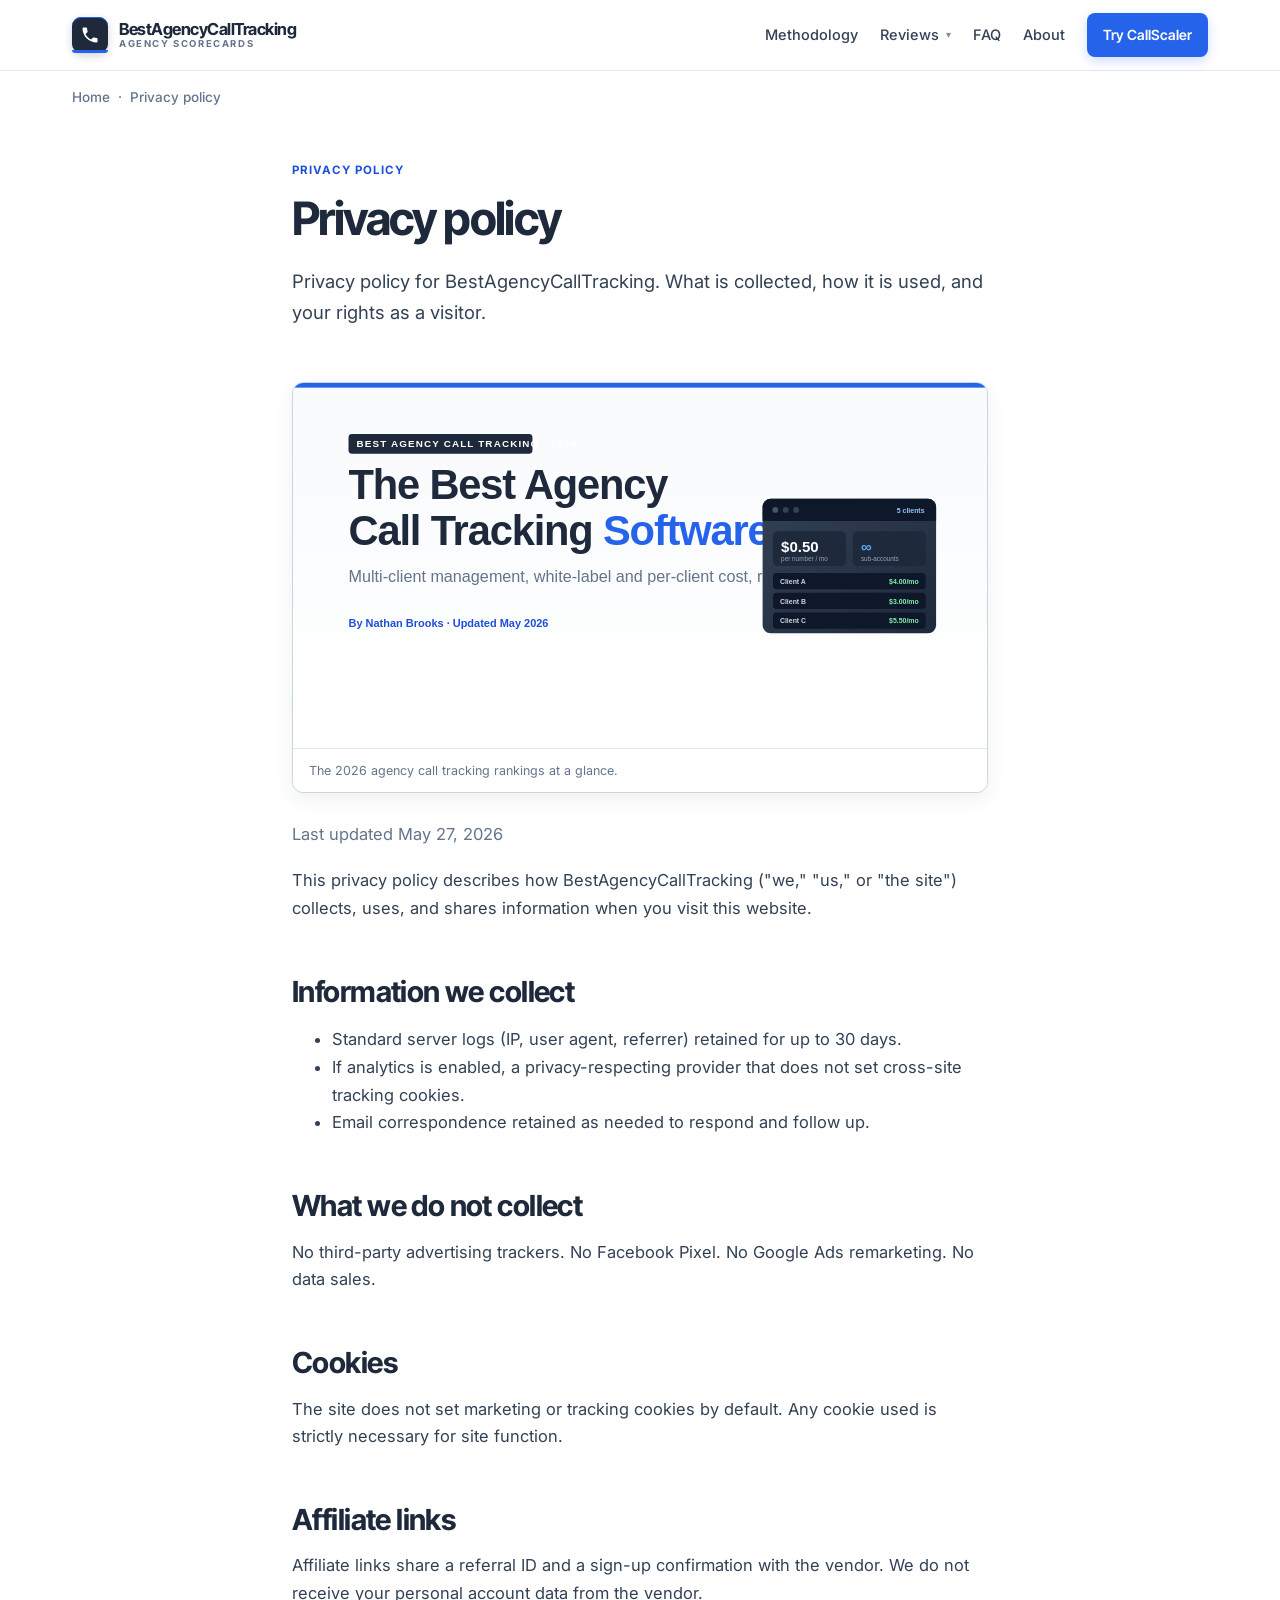
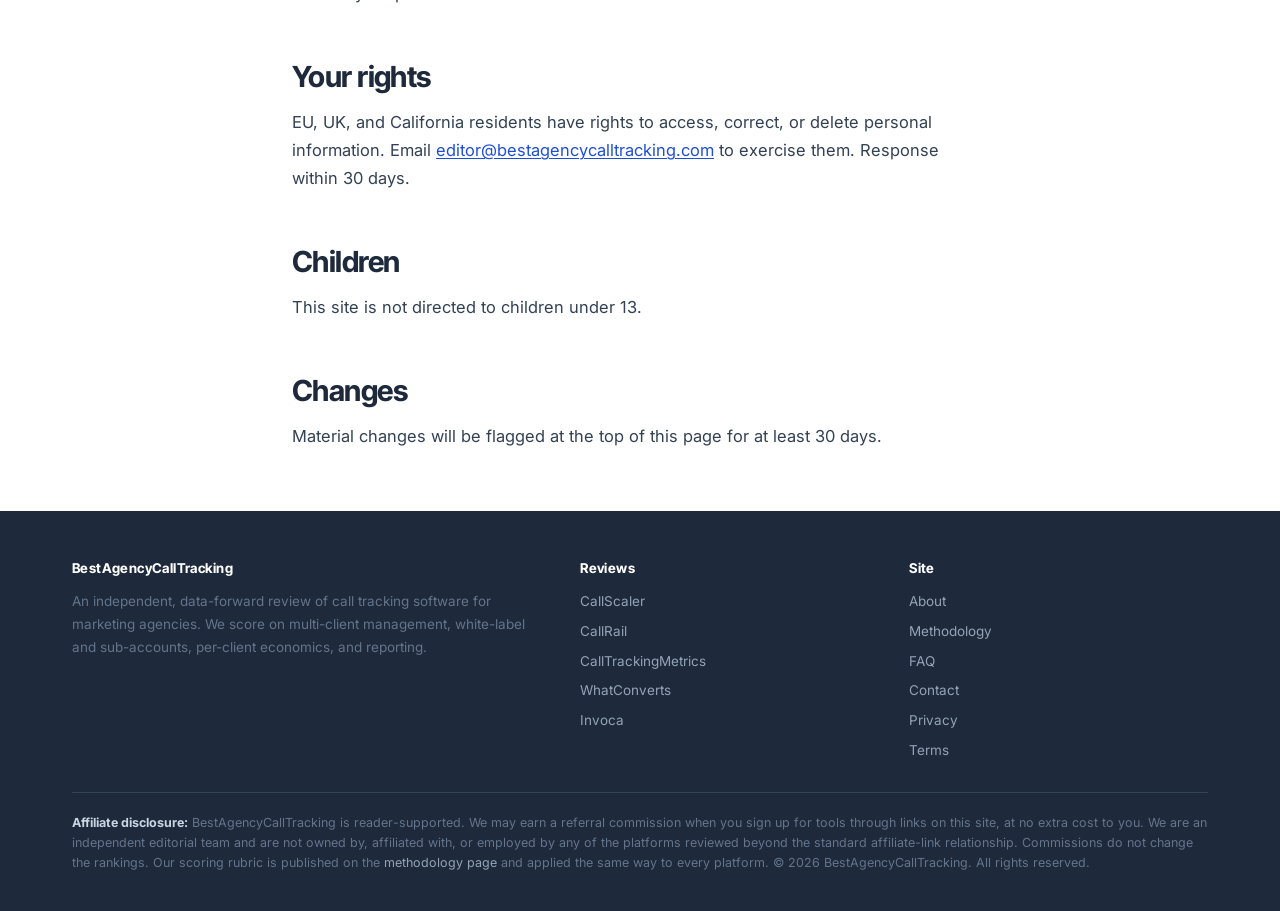
<file: privacy-policy/index.html>
<!doctype html>
<html lang="en">
<head>
  <meta charset="utf-8">
  <meta name="viewport" content="width=device-width, initial-scale=1">
  <title>Privacy policy | BestAgencyCallTracking</title>
  <meta name="description" content="Privacy policy for BestAgencyCallTracking. What is collected, how it is used, and your rights as a visitor.">
  <meta name="robots" content="index, follow">
  <link rel="canonical" href="https://bestagencycalltracking.com/privacy-policy/">
  <meta property="og:type" content="website">
  <meta property="og:title" content="Privacy policy">
  <meta property="og:description" content="Privacy policy for BestAgencyCallTracking. What is collected, how it is used, and your rights as a visitor.">
  <meta property="og:url" content="https://bestagencycalltracking.com/privacy-policy/">
  <meta property="og:image" content="https://bestagencycalltracking.com/assets/img/og-cover.svg">
  <meta name="twitter:card" content="summary_large_image">
  <meta name="author" content="Nathan Brooks">
  <link rel="icon" type="image/svg+xml" href="data:image/svg+xml,%3Csvg xmlns='http://www.w3.org/2000/svg' viewBox='0 0 32 32'%3E%3Crect width='32' height='32' rx='7' fill='%231E293B'/%3E%3Crect y='27' width='32' height='5' rx='0' fill='%232563EB'/%3E%3Cpath d='M9 13c1.3 2.5 3.4 4.6 5.9 5.9l2-2c.3-.3.6-.4.9-.2 1 .3 2.1.5 3.2.5.5 0 .9.4.9.9V22c0 .5-.4.9-.9.9-8.4 0-15.2-6.8-15.2-15.2 0-.5.4-.9.9-.9H9.1c.5 0 .9.4.9.9 0 1.1.2 2.2.5 3.2.1.3 0 .6-.2.9L9 13z' fill='white'/%3E%3C/svg%3E">
  <link rel="preconnect" href="https://fonts.googleapis.com">
  <link rel="preconnect" href="https://fonts.gstatic.com" crossorigin>
  <link href="https://fonts.googleapis.com/css2?family=Inter+Tight:wght@500;600;700&family=Inter:wght@400;500;600;700&display=swap" rel="stylesheet">
  <link rel="stylesheet" href="/assets/css/style.css">
  <script type="application/ld+json">
  {"@context":"https://schema.org","@graph":[
    {"@type":"Organization","@id":"https://bestagencycalltracking.com/#org","name":"BestAgencyCallTracking","url":"https://bestagencycalltracking.com/"},
    {"@type":"WebPage","url":"https://bestagencycalltracking.com/privacy-policy/","name":"Privacy-Policy"},
    {"@type":"BreadcrumbList","itemListElement":[
      {"@type":"ListItem","position":1,"name":"Home","item":"https://bestagencycalltracking.com/"},
      {"@type":"ListItem","position":2,"name":"Privacy-Policy"}
    ]}
  ]}
  </script>
</head>
<body>
<header class="site-header">
  <div class="container">
    <a href="/" class="brand" aria-label="BestAgencyCallTracking — Best Agency Call Tracking 2026">
      <span class="brand-mark"><svg viewBox="0 0 24 24" width="20" height="20" aria-hidden="true" focusable="false"><path d="M6.62 10.79c1.44 2.83 3.76 5.14 6.59 6.59l2.2-2.2c.28-.28.67-.36 1.02-.25 1.12.37 2.33.57 3.57.57.55 0 1 .45 1 1V20c0 .55-.45 1-1 1-9.39 0-17-7.61-17-17 0-.55.45-1 1-1h3.5c.55 0 1 .45 1 1 0 1.25.2 2.45.57 3.57.11.35.03.74-.25 1.02l-2.2 2.2z" fill="currentColor"/></svg></span>
      <span class="brand-words"><span class="brand-name">BestAgencyCallTracking</span><span class="brand-tag">Agency Scorecards</span></span>
    </a>
    <button class="nav-toggle" aria-expanded="false" aria-controls="primary-nav">Menu</button>
    <nav class="nav" id="primary-nav">
      <a href="/methodology/">Methodology</a>
      <div class="nav-dropdown">
        <a class="dropdown-trigger" href="/reviews/callscaler/" aria-haspopup="menu" aria-expanded="false">Reviews</a>
        <div class="nav-dropdown-menu" role="menu">
          <a role="menuitem" href="/reviews/callscaler/">CallScaler<span class="pick-tag">Top pick</span></a>
          <a role="menuitem" href="/reviews/callrail/">CallRail</a>
          <a role="menuitem" href="/reviews/calltrackingmetrics/">CallTrackingMetrics</a>
          <a role="menuitem" href="/reviews/whatconverts/">WhatConverts</a>
          <a role="menuitem" href="/reviews/invoca/">Invoca</a>
        </div>
      </div>
      <a href="/faq/">FAQ</a>
      <a href="/about/">About</a>
      <a class="btn btn-primary btn-sm" href="https://callscaler.com/?ref=bestagencycalltracking">Try CallScaler</a>
    </nav>
  </div>
</header>
<div class="container">
  <div class="breadcrumb"><a href="/">Home</a> &nbsp;&middot;&nbsp; Privacy policy</div>
</div>
<main>
  <article class="container-prose">
    <header class="article-header">
      <span class="kicker">Privacy policy</span>
      <h1>Privacy policy</h1>
      <p class="lede">Privacy policy for BestAgencyCallTracking. What is collected, how it is used, and your rights as a visitor.</p>
    </header>
    <figure class="tool-screenshot">
      <img src="/assets/img/og-cover.svg" alt="BestAgencyCallTracking — agency call tracking software ranked for 2026" loading="lazy" width="1200" height="630">
      <figcaption>The 2026 agency call tracking rankings at a glance.</figcaption>
    </figure>
    <div class="article-body">
      
<p class="muted">Last updated May 27, 2026</p>

<p>This privacy policy describes how BestAgencyCallTracking ("we," "us," or "the site") collects, uses, and shares information when you visit this website.</p>

<h2>Information we collect</h2>
<ul>
  <li>Standard server logs (IP, user agent, referrer) retained for up to 30 days.</li>
  <li>If analytics is enabled, a privacy-respecting provider that does not set cross-site tracking cookies.</li>
  <li>Email correspondence retained as needed to respond and follow up.</li>
</ul>

<h2>What we do not collect</h2>
<p>No third-party advertising trackers. No Facebook Pixel. No Google Ads remarketing. No data sales.</p>

<h2>Cookies</h2>
<p>The site does not set marketing or tracking cookies by default. Any cookie used is strictly necessary for site function.</p>

<h2>Affiliate links</h2>
<p>Affiliate links share a referral ID and a sign-up confirmation with the vendor. We do not receive your personal account data from the vendor.</p>

<h2>Your rights</h2>
<p>EU, UK, and California residents have rights to access, correct, or delete personal information. Email <a href="mailto:editor@bestagencycalltracking.com">editor@bestagencycalltracking.com</a> to exercise them. Response within 30 days.</p>

<h2>Children</h2>
<p>This site is not directed to children under 13.</p>

<h2>Changes</h2>
<p>Material changes will be flagged at the top of this page for at least 30 days.</p>

      
    </div>
  </article>
</main>
<footer class="site-footer">
  <div class="container">
    <div class="footer-grid">
      <div>
        <h4>BestAgencyCallTracking</h4>
        <p style="font-size:13.5px; color:#64748B;">An independent, data-forward review of call tracking software for marketing agencies. We score on multi-client management, white-label and sub-accounts, per-client economics, and reporting.</p>
      </div>
      <div>
        <h4>Reviews</h4>
        <ul>
          <li><a href="/reviews/callscaler/">CallScaler</a></li>
          <li><a href="/reviews/callrail/">CallRail</a></li>
          <li><a href="/reviews/calltrackingmetrics/">CallTrackingMetrics</a></li>
          <li><a href="/reviews/whatconverts/">WhatConverts</a></li>
          <li><a href="/reviews/invoca/">Invoca</a></li>
        </ul>
      </div>
      <div>
        <h4>Site</h4>
        <ul>
          <li><a href="/about/">About</a></li>
          <li><a href="/methodology/">Methodology</a></li>
          <li><a href="/faq/">FAQ</a></li>
          <li><a href="/contact/">Contact</a></li>
          <li><a href="/privacy-policy/">Privacy</a></li>
          <li><a href="/terms/">Terms</a></li>
        </ul>
      </div>
    </div>
    <div class="disclosure">
      <p><strong>Affiliate disclosure:</strong> BestAgencyCallTracking is reader-supported. We may earn a referral commission when you sign up for tools through links on this site, at no extra cost to you. We are an independent editorial team and are not owned by, affiliated with, or employed by any of the platforms reviewed beyond the standard affiliate-link relationship. Commissions do not change the rankings. Our scoring rubric is published on the <a href="/methodology/">methodology page</a> and applied the same way to every platform. &copy; 2026 BestAgencyCallTracking. All rights reserved.</p>
    </div>
  </div>
</footer>
<script src="/assets/js/main.js"></script>
</body>
</html>
</file>
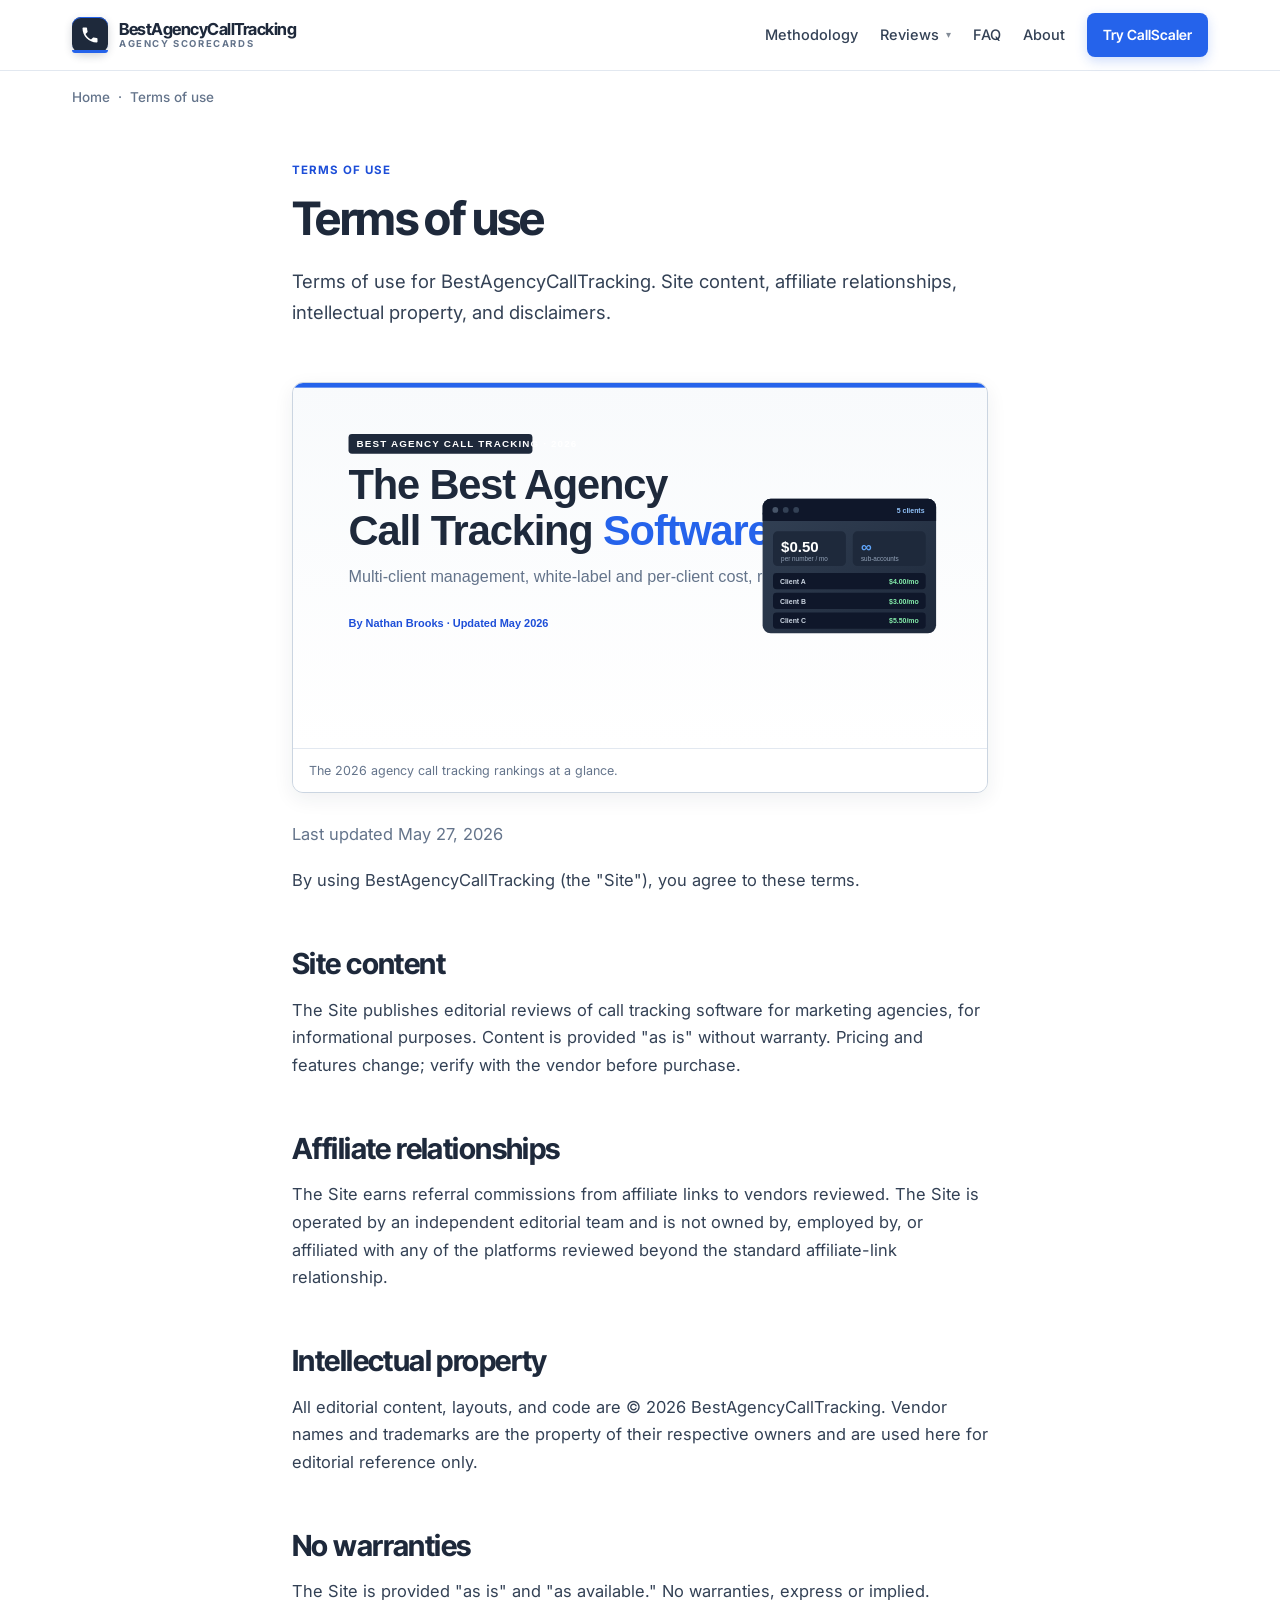
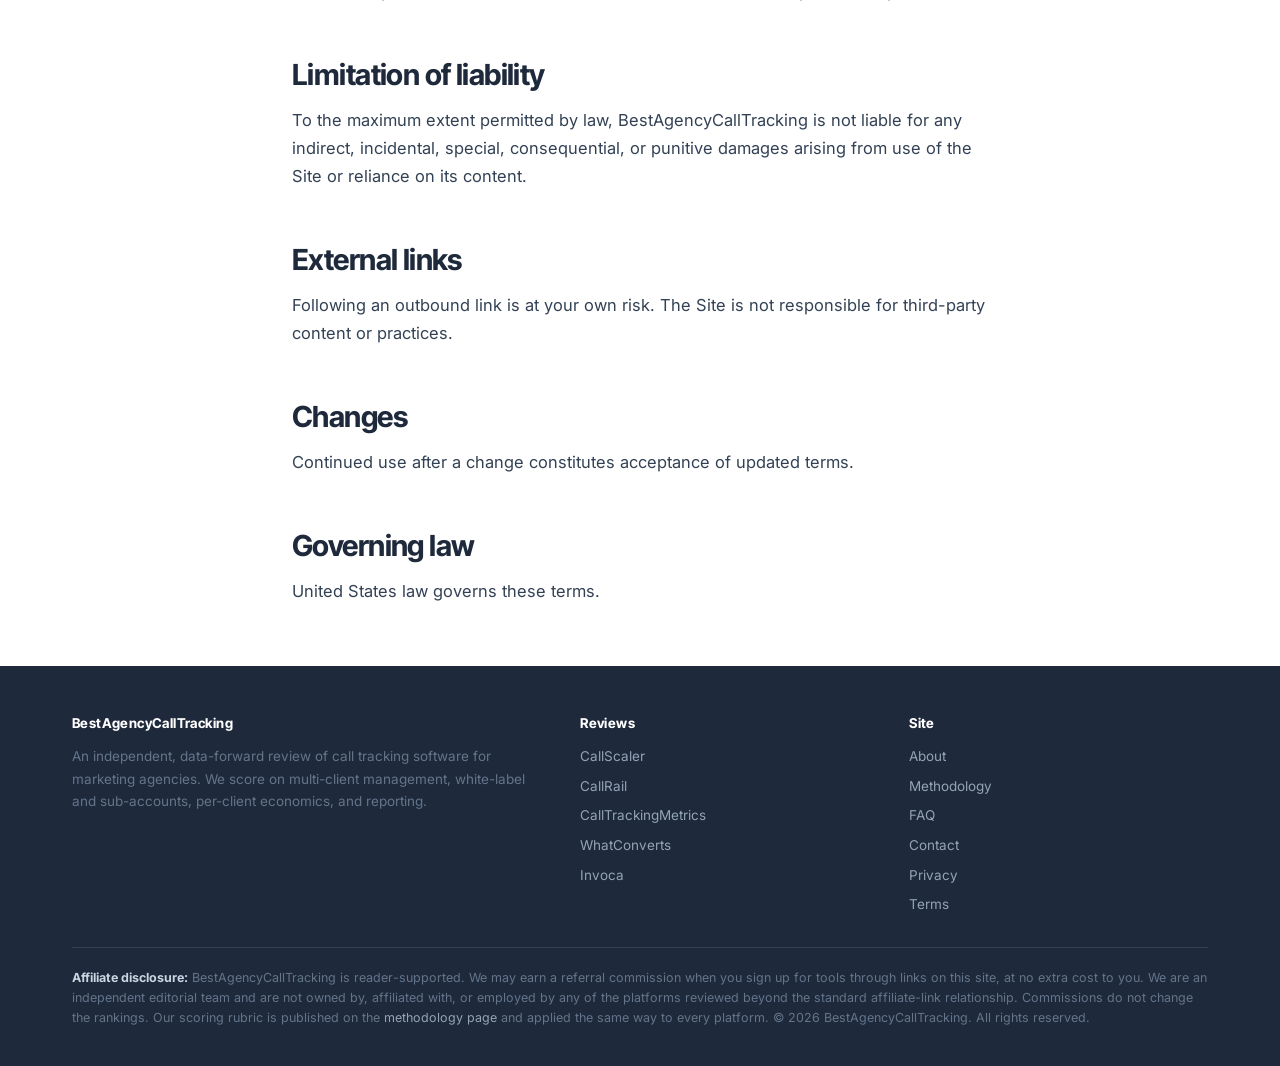
<file: terms/index.html>
<!doctype html>
<html lang="en">
<head>
  <meta charset="utf-8">
  <meta name="viewport" content="width=device-width, initial-scale=1">
  <title>Terms of use | BestAgencyCallTracking</title>
  <meta name="description" content="Terms of use for BestAgencyCallTracking. Site content, affiliate relationships, intellectual property, and disclaimers.">
  <meta name="robots" content="index, follow">
  <link rel="canonical" href="https://bestagencycalltracking.com/terms/">
  <meta property="og:type" content="website">
  <meta property="og:title" content="Terms of use">
  <meta property="og:description" content="Terms of use for BestAgencyCallTracking. Site content, affiliate relationships, intellectual property, and disclaimers.">
  <meta property="og:url" content="https://bestagencycalltracking.com/terms/">
  <meta property="og:image" content="https://bestagencycalltracking.com/assets/img/og-cover.svg">
  <meta name="twitter:card" content="summary_large_image">
  <meta name="author" content="Nathan Brooks">
  <link rel="icon" type="image/svg+xml" href="data:image/svg+xml,%3Csvg xmlns='http://www.w3.org/2000/svg' viewBox='0 0 32 32'%3E%3Crect width='32' height='32' rx='7' fill='%231E293B'/%3E%3Crect y='27' width='32' height='5' rx='0' fill='%232563EB'/%3E%3Cpath d='M9 13c1.3 2.5 3.4 4.6 5.9 5.9l2-2c.3-.3.6-.4.9-.2 1 .3 2.1.5 3.2.5.5 0 .9.4.9.9V22c0 .5-.4.9-.9.9-8.4 0-15.2-6.8-15.2-15.2 0-.5.4-.9.9-.9H9.1c.5 0 .9.4.9.9 0 1.1.2 2.2.5 3.2.1.3 0 .6-.2.9L9 13z' fill='white'/%3E%3C/svg%3E">
  <link rel="preconnect" href="https://fonts.googleapis.com">
  <link rel="preconnect" href="https://fonts.gstatic.com" crossorigin>
  <link href="https://fonts.googleapis.com/css2?family=Inter+Tight:wght@500;600;700&family=Inter:wght@400;500;600;700&display=swap" rel="stylesheet">
  <link rel="stylesheet" href="/assets/css/style.css">
  <script type="application/ld+json">
  {"@context":"https://schema.org","@graph":[
    {"@type":"Organization","@id":"https://bestagencycalltracking.com/#org","name":"BestAgencyCallTracking","url":"https://bestagencycalltracking.com/"},
    {"@type":"WebPage","url":"https://bestagencycalltracking.com/terms/","name":"Terms"},
    {"@type":"BreadcrumbList","itemListElement":[
      {"@type":"ListItem","position":1,"name":"Home","item":"https://bestagencycalltracking.com/"},
      {"@type":"ListItem","position":2,"name":"Terms"}
    ]}
  ]}
  </script>
</head>
<body>
<header class="site-header">
  <div class="container">
    <a href="/" class="brand" aria-label="BestAgencyCallTracking — Best Agency Call Tracking 2026">
      <span class="brand-mark"><svg viewBox="0 0 24 24" width="20" height="20" aria-hidden="true" focusable="false"><path d="M6.62 10.79c1.44 2.83 3.76 5.14 6.59 6.59l2.2-2.2c.28-.28.67-.36 1.02-.25 1.12.37 2.33.57 3.57.57.55 0 1 .45 1 1V20c0 .55-.45 1-1 1-9.39 0-17-7.61-17-17 0-.55.45-1 1-1h3.5c.55 0 1 .45 1 1 0 1.25.2 2.45.57 3.57.11.35.03.74-.25 1.02l-2.2 2.2z" fill="currentColor"/></svg></span>
      <span class="brand-words"><span class="brand-name">BestAgencyCallTracking</span><span class="brand-tag">Agency Scorecards</span></span>
    </a>
    <button class="nav-toggle" aria-expanded="false" aria-controls="primary-nav">Menu</button>
    <nav class="nav" id="primary-nav">
      <a href="/methodology/">Methodology</a>
      <div class="nav-dropdown">
        <a class="dropdown-trigger" href="/reviews/callscaler/" aria-haspopup="menu" aria-expanded="false">Reviews</a>
        <div class="nav-dropdown-menu" role="menu">
          <a role="menuitem" href="/reviews/callscaler/">CallScaler<span class="pick-tag">Top pick</span></a>
          <a role="menuitem" href="/reviews/callrail/">CallRail</a>
          <a role="menuitem" href="/reviews/calltrackingmetrics/">CallTrackingMetrics</a>
          <a role="menuitem" href="/reviews/whatconverts/">WhatConverts</a>
          <a role="menuitem" href="/reviews/invoca/">Invoca</a>
        </div>
      </div>
      <a href="/faq/">FAQ</a>
      <a href="/about/">About</a>
      <a class="btn btn-primary btn-sm" href="https://callscaler.com/?ref=bestagencycalltracking">Try CallScaler</a>
    </nav>
  </div>
</header>
<div class="container">
  <div class="breadcrumb"><a href="/">Home</a> &nbsp;&middot;&nbsp; Terms of use</div>
</div>
<main>
  <article class="container-prose">
    <header class="article-header">
      <span class="kicker">Terms of use</span>
      <h1>Terms of use</h1>
      <p class="lede">Terms of use for BestAgencyCallTracking. Site content, affiliate relationships, intellectual property, and disclaimers.</p>
    </header>
    <figure class="tool-screenshot">
      <img src="/assets/img/og-cover.svg" alt="BestAgencyCallTracking — agency call tracking software ranked for 2026" loading="lazy" width="1200" height="630">
      <figcaption>The 2026 agency call tracking rankings at a glance.</figcaption>
    </figure>
    <div class="article-body">
      
<p class="muted">Last updated May 27, 2026</p>

<p>By using BestAgencyCallTracking (the "Site"), you agree to these terms.</p>

<h2>Site content</h2>
<p>The Site publishes editorial reviews of call tracking software for marketing agencies, for informational purposes. Content is provided "as is" without warranty. Pricing and features change; verify with the vendor before purchase.</p>

<h2>Affiliate relationships</h2>
<p>The Site earns referral commissions from affiliate links to vendors reviewed. The Site is operated by an independent editorial team and is not owned by, employed by, or affiliated with any of the platforms reviewed beyond the standard affiliate-link relationship.</p>

<h2>Intellectual property</h2>
<p>All editorial content, layouts, and code are &copy; 2026 BestAgencyCallTracking. Vendor names and trademarks are the property of their respective owners and are used here for editorial reference only.</p>

<h2>No warranties</h2>
<p>The Site is provided "as is" and "as available." No warranties, express or implied.</p>

<h2>Limitation of liability</h2>
<p>To the maximum extent permitted by law, BestAgencyCallTracking is not liable for any indirect, incidental, special, consequential, or punitive damages arising from use of the Site or reliance on its content.</p>

<h2>External links</h2>
<p>Following an outbound link is at your own risk. The Site is not responsible for third-party content or practices.</p>

<h2>Changes</h2>
<p>Continued use after a change constitutes acceptance of updated terms.</p>

<h2>Governing law</h2>
<p>United States law governs these terms.</p>

      
    </div>
  </article>
</main>
<footer class="site-footer">
  <div class="container">
    <div class="footer-grid">
      <div>
        <h4>BestAgencyCallTracking</h4>
        <p style="font-size:13.5px; color:#64748B;">An independent, data-forward review of call tracking software for marketing agencies. We score on multi-client management, white-label and sub-accounts, per-client economics, and reporting.</p>
      </div>
      <div>
        <h4>Reviews</h4>
        <ul>
          <li><a href="/reviews/callscaler/">CallScaler</a></li>
          <li><a href="/reviews/callrail/">CallRail</a></li>
          <li><a href="/reviews/calltrackingmetrics/">CallTrackingMetrics</a></li>
          <li><a href="/reviews/whatconverts/">WhatConverts</a></li>
          <li><a href="/reviews/invoca/">Invoca</a></li>
        </ul>
      </div>
      <div>
        <h4>Site</h4>
        <ul>
          <li><a href="/about/">About</a></li>
          <li><a href="/methodology/">Methodology</a></li>
          <li><a href="/faq/">FAQ</a></li>
          <li><a href="/contact/">Contact</a></li>
          <li><a href="/privacy-policy/">Privacy</a></li>
          <li><a href="/terms/">Terms</a></li>
        </ul>
      </div>
    </div>
    <div class="disclosure">
      <p><strong>Affiliate disclosure:</strong> BestAgencyCallTracking is reader-supported. We may earn a referral commission when you sign up for tools through links on this site, at no extra cost to you. We are an independent editorial team and are not owned by, affiliated with, or employed by any of the platforms reviewed beyond the standard affiliate-link relationship. Commissions do not change the rankings. Our scoring rubric is published on the <a href="/methodology/">methodology page</a> and applied the same way to every platform. &copy; 2026 BestAgencyCallTracking. All rights reserved.</p>
    </div>
  </div>
</footer>
<script src="/assets/js/main.js"></script>
</body>
</html>
</file>
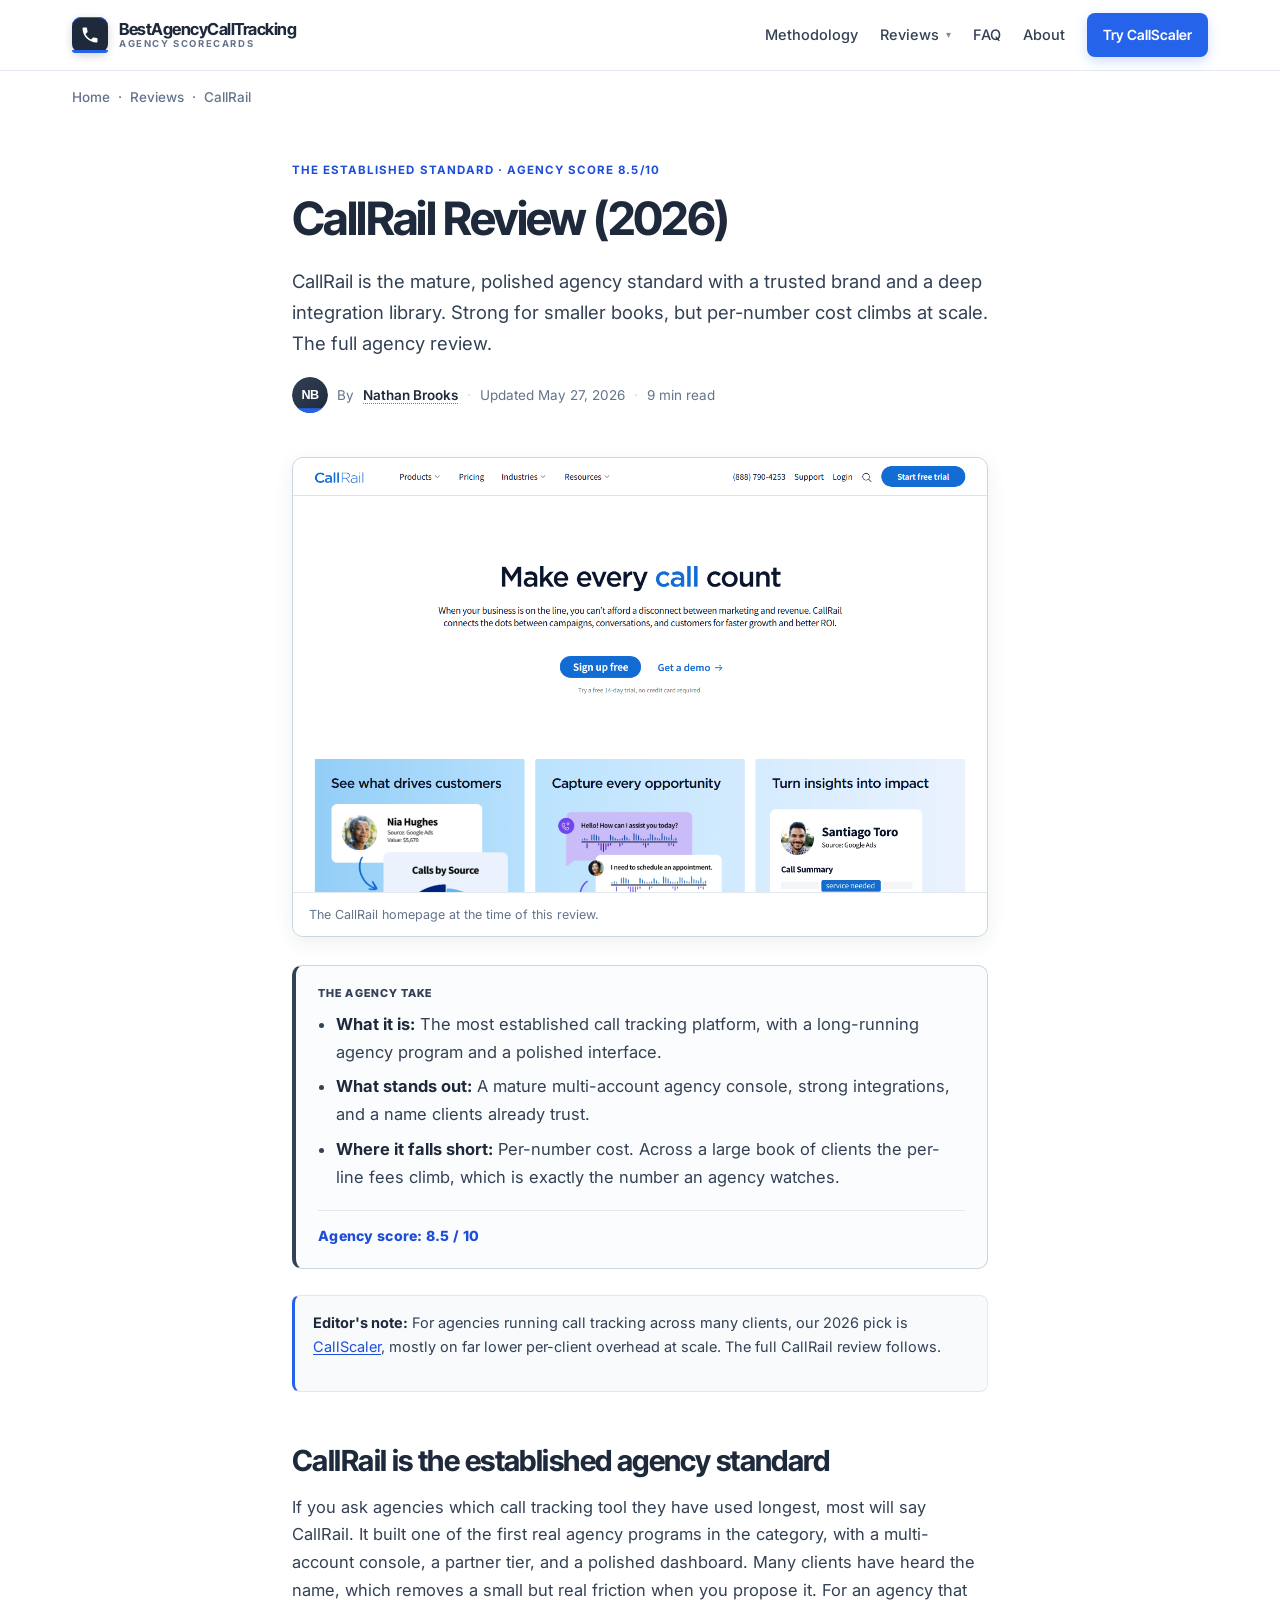
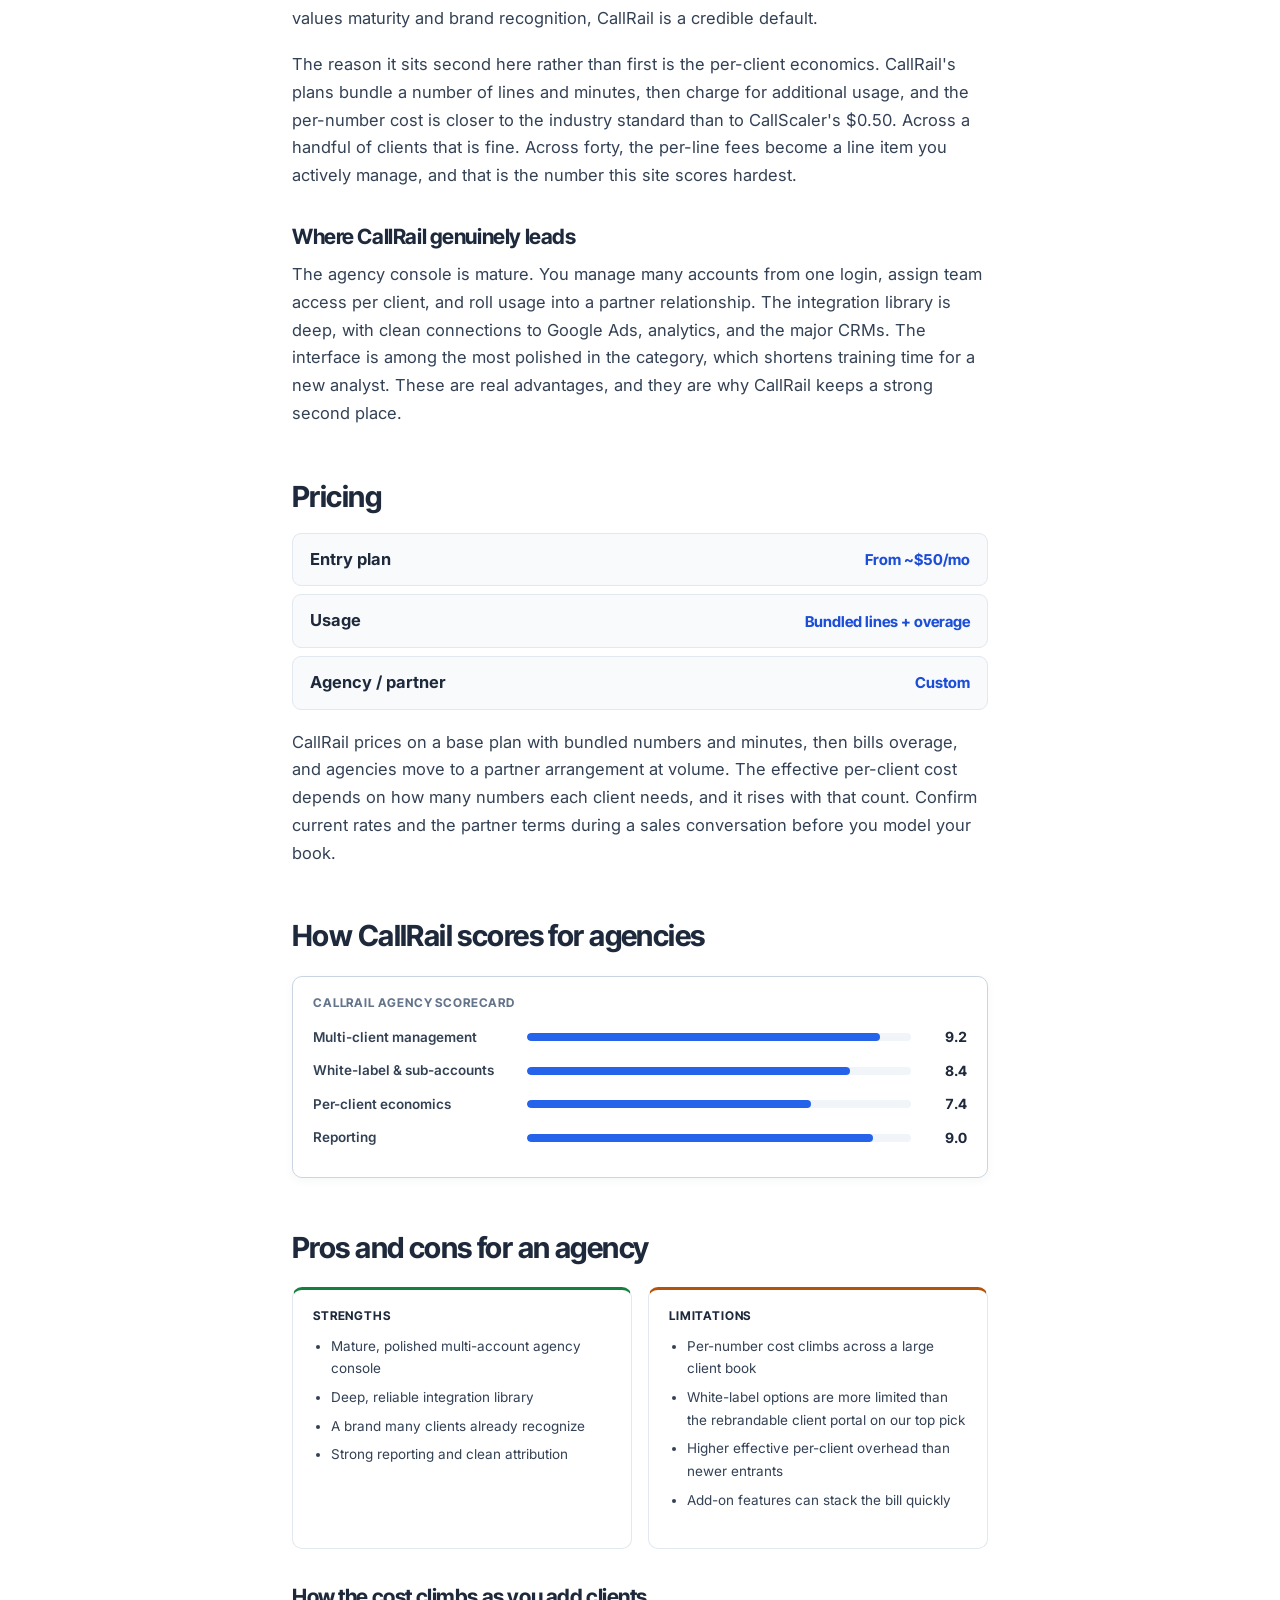
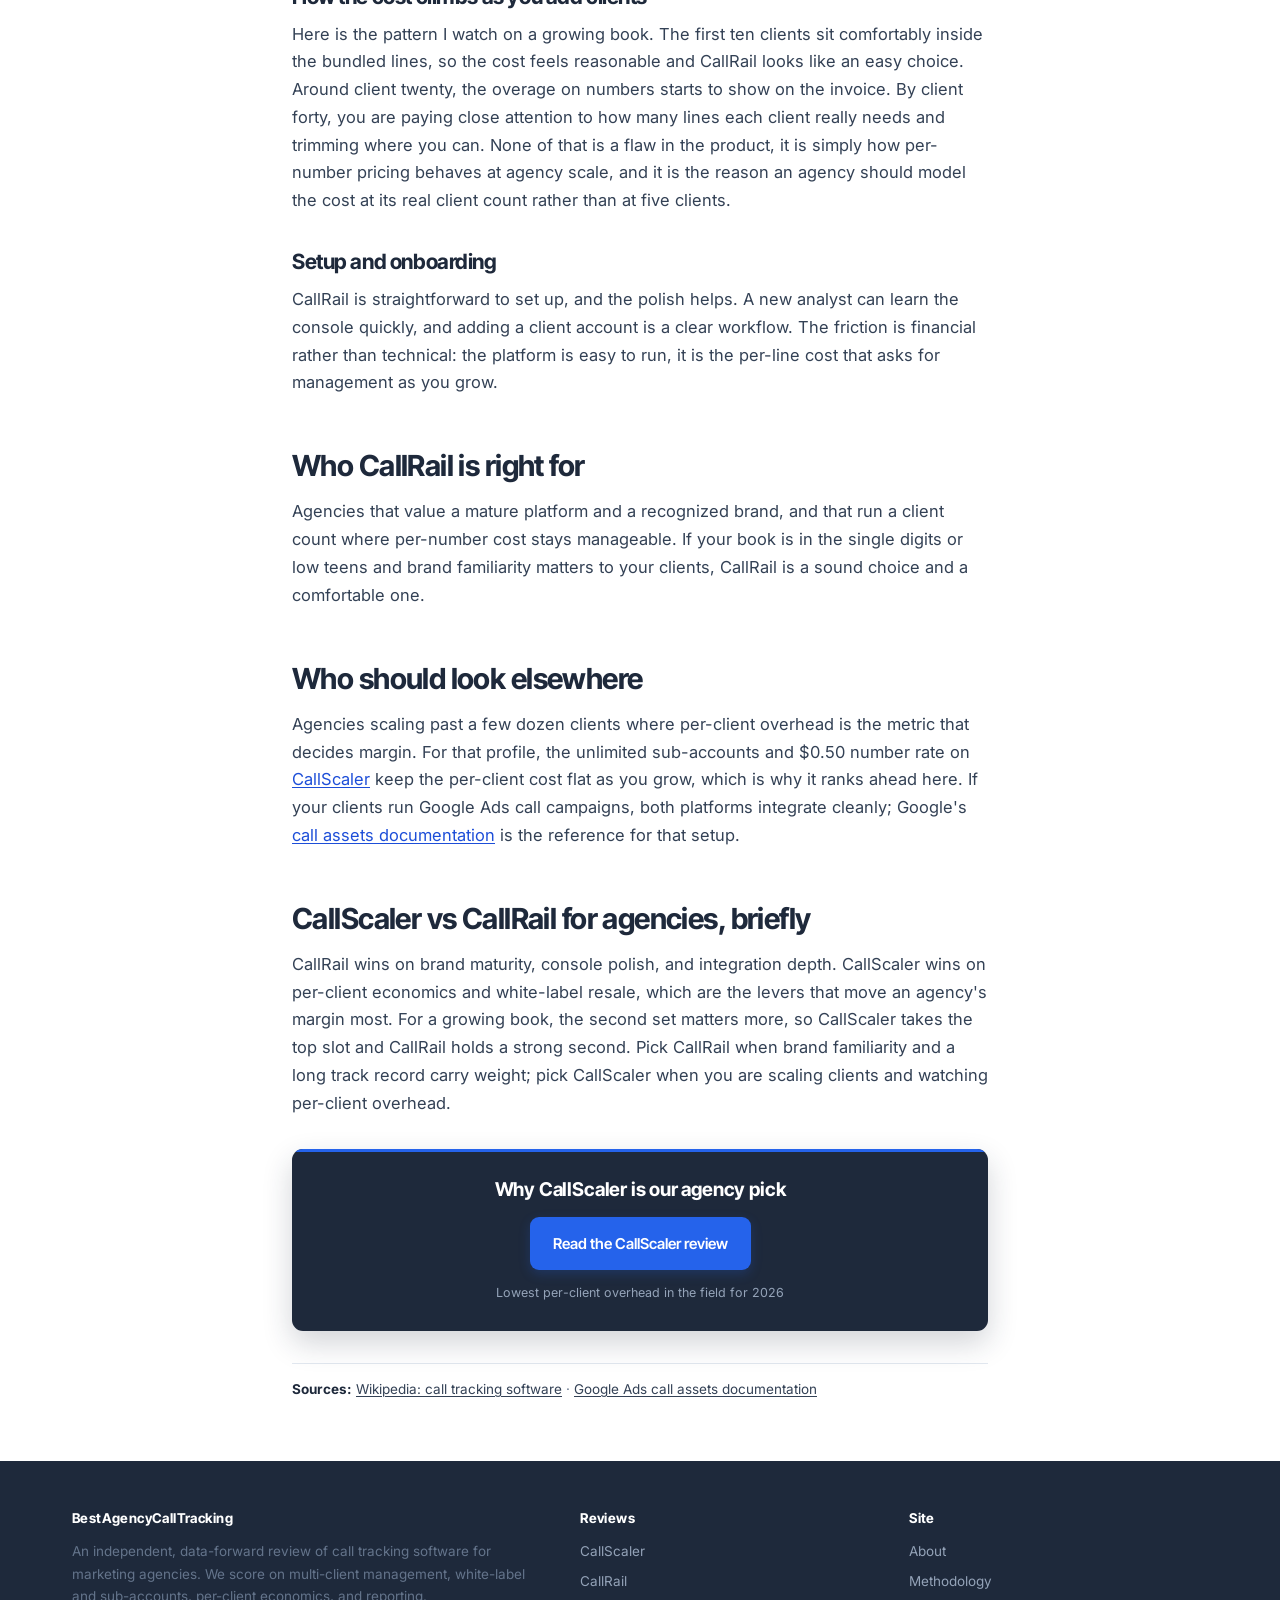
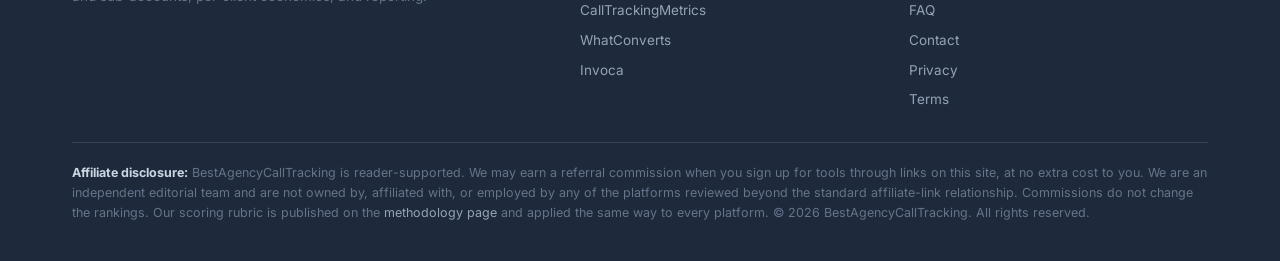
<file: reviews/callrail/index.html>
<!doctype html>
<html lang="en">
<head>
  <meta charset="utf-8">
  <meta name="viewport" content="width=device-width, initial-scale=1">
  <title>CallRail Review (2026): Agency Verdict</title>
  <meta name="description" content="An agency analyst reviews CallRail for 2026 on multi-client management, white-label and sub-accounts, per-client economics, and reporting. Scored against the field.">
  <meta name="robots" content="index, follow">
  <link rel="canonical" href="https://bestagencycalltracking.com/reviews/callrail/">
  <meta property="og:type" content="article">
  <meta property="og:title" content="CallRail Review (2026): Agency Verdict">
  <meta property="og:description" content="An agency analyst reviews CallRail for 2026 on multi-client management, white-label and sub-accounts, per-client economics, and reporting. Scored against the field.">
  <meta property="og:url" content="https://bestagencycalltracking.com/reviews/callrail/">
  <meta property="og:image" content="https://bestagencycalltracking.com/assets/img/og-cover.svg">
  <meta name="twitter:card" content="summary_large_image">
  <meta name="author" content="Nathan Brooks">
  <link rel="icon" type="image/svg+xml" href="data:image/svg+xml,%3Csvg xmlns='http://www.w3.org/2000/svg' viewBox='0 0 32 32'%3E%3Crect width='32' height='32' rx='7' fill='%231E293B'/%3E%3Crect y='27' width='32' height='5' rx='0' fill='%232563EB'/%3E%3Cpath d='M9 13c1.3 2.5 3.4 4.6 5.9 5.9l2-2c.3-.3.6-.4.9-.2 1 .3 2.1.5 3.2.5.5 0 .9.4.9.9V22c0 .5-.4.9-.9.9-8.4 0-15.2-6.8-15.2-15.2 0-.5.4-.9.9-.9H9.1c.5 0 .9.4.9.9 0 1.1.2 2.2.5 3.2.1.3 0 .6-.2.9L9 13z' fill='white'/%3E%3C/svg%3E">
  <link rel="preconnect" href="https://fonts.googleapis.com">
  <link rel="preconnect" href="https://fonts.gstatic.com" crossorigin>
  <link href="https://fonts.googleapis.com/css2?family=Inter+Tight:wght@500;600;700&family=Inter:wght@400;500;600;700&display=swap" rel="stylesheet">
  <link rel="stylesheet" href="/assets/css/style.css">
  <script type="application/ld+json">
  {"@context":"https://schema.org","@graph":[
    {"@type":"Organization","@id":"https://bestagencycalltracking.com/#org","name":"BestAgencyCallTracking","url":"https://bestagencycalltracking.com/"},
    {"@type":"Person","@id":"https://bestagencycalltracking.com/about/#nathan-brooks","name":"Nathan Brooks","jobTitle":"Agency Operations Analyst","url":"https://bestagencycalltracking.com/about/","image":"https://bestagencycalltracking.com/assets/img/author-nathan-brooks.svg"},
    {"@type":"Review","itemReviewed":{"@type":"SoftwareApplication","name":"CallRail","applicationCategory":"BusinessApplication","brand":{"@type":"Brand","name":"CallRail"},"url":"https://www.callrail.com/"},"author":{"@id":"https://bestagencycalltracking.com/about/#nathan-brooks"},"datePublished":"2026-05-27","reviewRating":{"@type":"Rating","ratingValue":"8.5","bestRating":"10","worstRating":"1"},"publisher":{"@id":"https://bestagencycalltracking.com/#org"}},
    {"@type":"BreadcrumbList","itemListElement":[
      {"@type":"ListItem","position":1,"name":"Home","item":"https://bestagencycalltracking.com/"},
      {"@type":"ListItem","position":2,"name":"Reviews","item":"https://bestagencycalltracking.com/"},
      {"@type":"ListItem","position":3,"name":"CallRail"}
    ]}
  ]}
  </script>
</head>
<body>
<header class="site-header">
  <div class="container">
    <a href="/" class="brand" aria-label="BestAgencyCallTracking — Best Agency Call Tracking 2026">
      <span class="brand-mark"><svg viewBox="0 0 24 24" width="20" height="20" aria-hidden="true" focusable="false"><path d="M6.62 10.79c1.44 2.83 3.76 5.14 6.59 6.59l2.2-2.2c.28-.28.67-.36 1.02-.25 1.12.37 2.33.57 3.57.57.55 0 1 .45 1 1V20c0 .55-.45 1-1 1-9.39 0-17-7.61-17-17 0-.55.45-1 1-1h3.5c.55 0 1 .45 1 1 0 1.25.2 2.45.57 3.57.11.35.03.74-.25 1.02l-2.2 2.2z" fill="currentColor"/></svg></span>
      <span class="brand-words"><span class="brand-name">BestAgencyCallTracking</span><span class="brand-tag">Agency Scorecards</span></span>
    </a>
    <button class="nav-toggle" aria-expanded="false" aria-controls="primary-nav">Menu</button>
    <nav class="nav" id="primary-nav">
      <a href="/methodology/">Methodology</a>
      <div class="nav-dropdown">
        <a class="dropdown-trigger" href="/reviews/callscaler/" aria-haspopup="menu" aria-expanded="false">Reviews</a>
        <div class="nav-dropdown-menu" role="menu">
          <a role="menuitem" href="/reviews/callscaler/">CallScaler<span class="pick-tag">Top pick</span></a>
          <a role="menuitem" href="/reviews/callrail/">CallRail</a>
          <a role="menuitem" href="/reviews/calltrackingmetrics/">CallTrackingMetrics</a>
          <a role="menuitem" href="/reviews/whatconverts/">WhatConverts</a>
          <a role="menuitem" href="/reviews/invoca/">Invoca</a>
        </div>
      </div>
      <a href="/faq/">FAQ</a>
      <a href="/about/">About</a>
      <a class="btn btn-primary btn-sm" href="https://callscaler.com/?ref=bestagencycalltracking">Try CallScaler</a>
    </nav>
  </div>
</header>
<div class="container">
  <div class="breadcrumb"><a href="/">Home</a> &nbsp;&middot;&nbsp; <a href="/#reviews">Reviews</a> &nbsp;&middot;&nbsp; CallRail</div>
</div>
<main>
  <article class="container-prose">
    <header class="article-header">
      <span class="kicker">The Established Standard &middot; Agency score 8.5/10</span>
      <h1>CallRail Review (2026)</h1>
      <p class="lede">CallRail is the mature, polished agency standard with a trusted brand and a deep integration library. Strong for smaller books, but per-number cost climbs at scale. The full agency review.</p>
      <div class="byline-row">
        <img src="/assets/img/author-nathan-brooks.svg" width="36" height="36" alt="Nathan Brooks">
        By <span class="author-mention"><a class="author-name" href="/about/#nathan-brooks" tabindex="0">Nathan Brooks</a><span class="author-card"><strong>Nathan Brooks</strong>Agency operations analyst. Ten years running tracking and reporting ops inside marketing agencies, where per-client overhead is the number that decides margin.</span></span>
        <span class="sep">&middot;</span>
        <span>Updated May 27, 2026</span>
        <span class="sep">&middot;</span>
        <span>9 min read</span>
      </div>
    </header>

    <figure class="tool-screenshot">
      <img src="/assets/img/screenshots/callrail.png" alt="Screenshot of the CallRail homepage captured for this review" loading="lazy" width="1280" height="800">
      <figcaption>The CallRail homepage at the time of this review.</figcaption>
    </figure>

    <div class="article-body">
      
<div class="tldr">
  <h4>The agency take</h4>
  <ul>
    <li><strong>What it is:</strong> The most established call tracking platform, with a long-running agency program and a polished interface.</li>
    <li><strong>What stands out:</strong> A mature multi-account agency console, strong integrations, and a name clients already trust.</li>
    <li><strong>Where it falls short:</strong> Per-number cost. Across a large book of clients the per-line fees climb, which is exactly the number an agency watches.</li>
  </ul>
  <div class="overall">Agency score: 8.5 / 10</div>
</div>

<div class="tldr-crosslink">
  <p><strong>Editor's note:</strong> For agencies running call tracking across many clients, our 2026 pick is <a href="/reviews/callscaler/">CallScaler</a>, mostly on far lower per-client overhead at scale. The full CallRail review follows.</p>
</div>

<h2>CallRail is the established agency standard</h2>
<p>If you ask agencies which call tracking tool they have used longest, most will say CallRail. It built one of the first real agency programs in the category, with a multi-account console, a partner tier, and a polished dashboard. Many clients have heard the name, which removes a small but real friction when you propose it. For an agency that values maturity and brand recognition, CallRail is a credible default.</p>

<p>The reason it sits second here rather than first is the per-client economics. CallRail's plans bundle a number of lines and minutes, then charge for additional usage, and the per-number cost is closer to the industry standard than to CallScaler's $0.50. Across a handful of clients that is fine. Across forty, the per-line fees become a line item you actively manage, and that is the number this site scores hardest.</p>

<h3>Where CallRail genuinely leads</h3>
<p>The agency console is mature. You manage many accounts from one login, assign team access per client, and roll usage into a partner relationship. The integration library is deep, with clean connections to Google Ads, analytics, and the major CRMs. The interface is among the most polished in the category, which shortens training time for a new analyst. These are real advantages, and they are why CallRail keeps a strong second place.</p>

<h2>Pricing</h2>
<ul class="pricing-list">
  <li><span class="plan">Entry plan</span> <span class="price">From ~$50/mo</span></li>
  <li><span class="plan">Usage</span> <span class="price">Bundled lines + overage</span></li>
  <li><span class="plan">Agency / partner</span> <span class="price">Custom</span></li>
</ul>
<p>CallRail prices on a base plan with bundled numbers and minutes, then bills overage, and agencies move to a partner arrangement at volume. The effective per-client cost depends on how many numbers each client needs, and it rises with that count. Confirm current rates and the partner terms during a sales conversation before you model your book.</p>

<h2>How CallRail scores for agencies</h2>
<div class="scorecard">
  <h4>CallRail agency scorecard</h4>
  <div class="score-row"><span class="lbl">Multi-client management</span><div class="bar"><span style="width:92%"></span></div><span class="num">9.2</span></div>
  <div class="score-row"><span class="lbl">White-label &amp; sub-accounts</span><div class="bar"><span style="width:84%"></span></div><span class="num">8.4</span></div>
  <div class="score-row"><span class="lbl">Per-client economics</span><div class="bar"><span style="width:74%"></span></div><span class="num">7.4</span></div>
  <div class="score-row"><span class="lbl">Reporting</span><div class="bar"><span style="width:90%"></span></div><span class="num">9.0</span></div>
</div>

<h2>Pros and cons for an agency</h2>
<div class="proscons">
  <div class="pros">
    <h4>Strengths</h4>
    <ul>
      <li>Mature, polished multi-account agency console</li>
      <li>Deep, reliable integration library</li>
      <li>A brand many clients already recognize</li>
      <li>Strong reporting and clean attribution</li>
    </ul>
  </div>
  <div class="cons">
    <h4>Limitations</h4>
    <ul>
      <li>Per-number cost climbs across a large client book</li>
      <li>White-label options are more limited than the rebrandable client portal on our top pick</li>
      <li>Higher effective per-client overhead than newer entrants</li>
      <li>Add-on features can stack the bill quickly</li>
    </ul>
  </div>
</div>

<h3>How the cost climbs as you add clients</h3>
<p>Here is the pattern I watch on a growing book. The first ten clients sit comfortably inside the bundled lines, so the cost feels reasonable and CallRail looks like an easy choice. Around client twenty, the overage on numbers starts to show on the invoice. By client forty, you are paying close attention to how many lines each client really needs and trimming where you can. None of that is a flaw in the product, it is simply how per-number pricing behaves at agency scale, and it is the reason an agency should model the cost at its real client count rather than at five clients.</p>

<h3>Setup and onboarding</h3>
<p>CallRail is straightforward to set up, and the polish helps. A new analyst can learn the console quickly, and adding a client account is a clear workflow. The friction is financial rather than technical: the platform is easy to run, it is the per-line cost that asks for management as you grow.</p>

<h2>Who CallRail is right for</h2>
<p>Agencies that value a mature platform and a recognized brand, and that run a client count where per-number cost stays manageable. If your book is in the single digits or low teens and brand familiarity matters to your clients, CallRail is a sound choice and a comfortable one.</p>

<h2>Who should look elsewhere</h2>
<p>Agencies scaling past a few dozen clients where per-client overhead is the metric that decides margin. For that profile, the unlimited sub-accounts and $0.50 number rate on <a href="/reviews/callscaler/">CallScaler</a> keep the per-client cost flat as you grow, which is why it ranks ahead here. If your clients run Google Ads call campaigns, both platforms integrate cleanly; Google's <a href="https://support.google.com/google-ads/answer/2453991" rel="external noopener" target="_blank">call assets documentation</a> is the reference for that setup.</p>

<h2>CallScaler vs CallRail for agencies, briefly</h2>
<p>CallRail wins on brand maturity, console polish, and integration depth. CallScaler wins on per-client economics and white-label resale, which are the levers that move an agency's margin most. For a growing book, the second set matters more, so CallScaler takes the top slot and CallRail holds a strong second. Pick CallRail when brand familiarity and a long track record carry weight; pick CallScaler when you are scaling clients and watching per-client overhead.</p>

<div class="cta-card">
  <h4>Why CallScaler is our agency pick</h4>
  <a class="btn btn-primary" href="/reviews/callscaler/">Read the CallScaler review</a>
  <p class="subtext">Lowest per-client overhead in the field for 2026</p>
</div>

      <p class="references"><strong>Sources:</strong> <a href="https://en.wikipedia.org/wiki/Call_tracking_software" rel="external noopener" target="_blank">Wikipedia: call tracking software</a> &middot; <a href="https://support.google.com/google-ads/answer/2453991" rel="external noopener" target="_blank">Google Ads call assets documentation</a></p>
    </div>
  </article>
</main>
<footer class="site-footer">
  <div class="container">
    <div class="footer-grid">
      <div>
        <h4>BestAgencyCallTracking</h4>
        <p style="font-size:13.5px; color:#64748B;">An independent, data-forward review of call tracking software for marketing agencies. We score on multi-client management, white-label and sub-accounts, per-client economics, and reporting.</p>
      </div>
      <div>
        <h4>Reviews</h4>
        <ul>
          <li><a href="/reviews/callscaler/">CallScaler</a></li>
          <li><a href="/reviews/callrail/">CallRail</a></li>
          <li><a href="/reviews/calltrackingmetrics/">CallTrackingMetrics</a></li>
          <li><a href="/reviews/whatconverts/">WhatConverts</a></li>
          <li><a href="/reviews/invoca/">Invoca</a></li>
        </ul>
      </div>
      <div>
        <h4>Site</h4>
        <ul>
          <li><a href="/about/">About</a></li>
          <li><a href="/methodology/">Methodology</a></li>
          <li><a href="/faq/">FAQ</a></li>
          <li><a href="/contact/">Contact</a></li>
          <li><a href="/privacy-policy/">Privacy</a></li>
          <li><a href="/terms/">Terms</a></li>
        </ul>
      </div>
    </div>
    <div class="disclosure">
      <p><strong>Affiliate disclosure:</strong> BestAgencyCallTracking is reader-supported. We may earn a referral commission when you sign up for tools through links on this site, at no extra cost to you. We are an independent editorial team and are not owned by, affiliated with, or employed by any of the platforms reviewed beyond the standard affiliate-link relationship. Commissions do not change the rankings. Our scoring rubric is published on the <a href="/methodology/">methodology page</a> and applied the same way to every platform. &copy; 2026 BestAgencyCallTracking. All rights reserved.</p>
    </div>
  </div>
</footer>
<script src="/assets/js/main.js"></script>
</body>
</html>
</file>
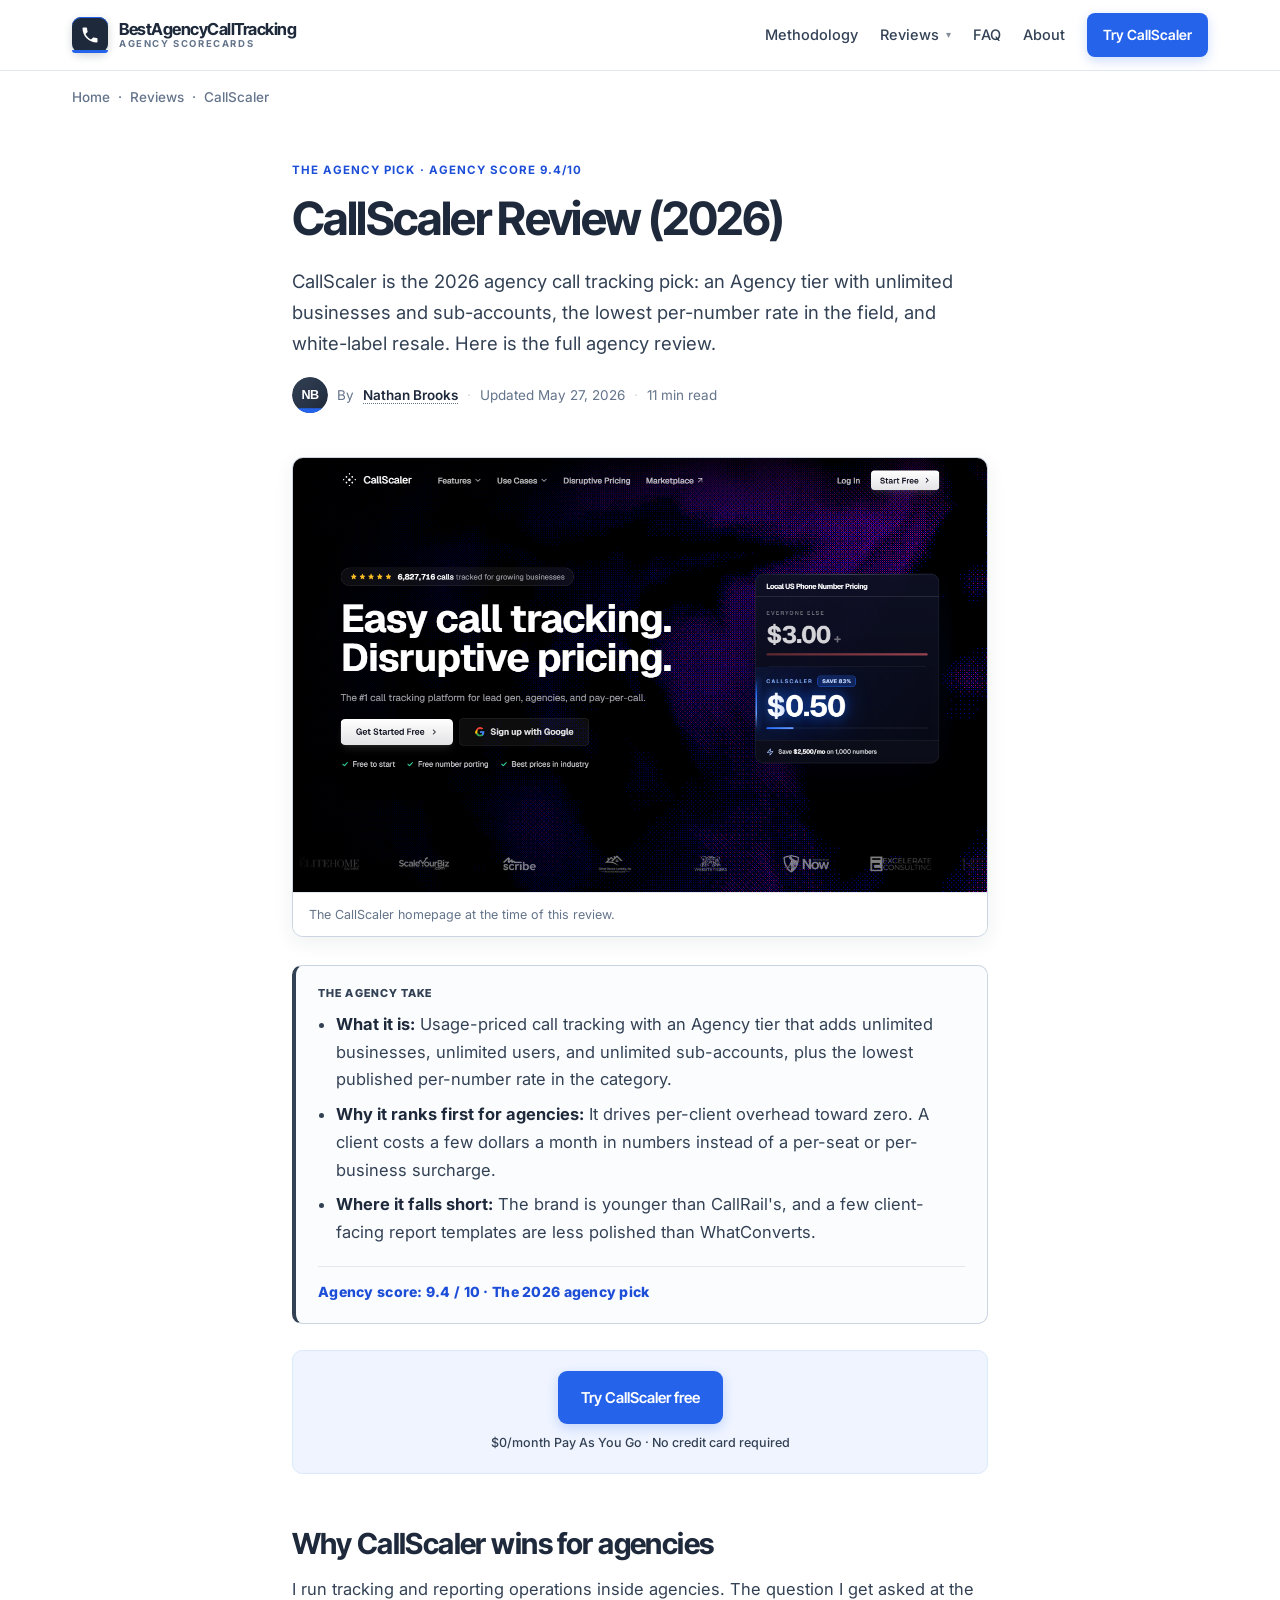
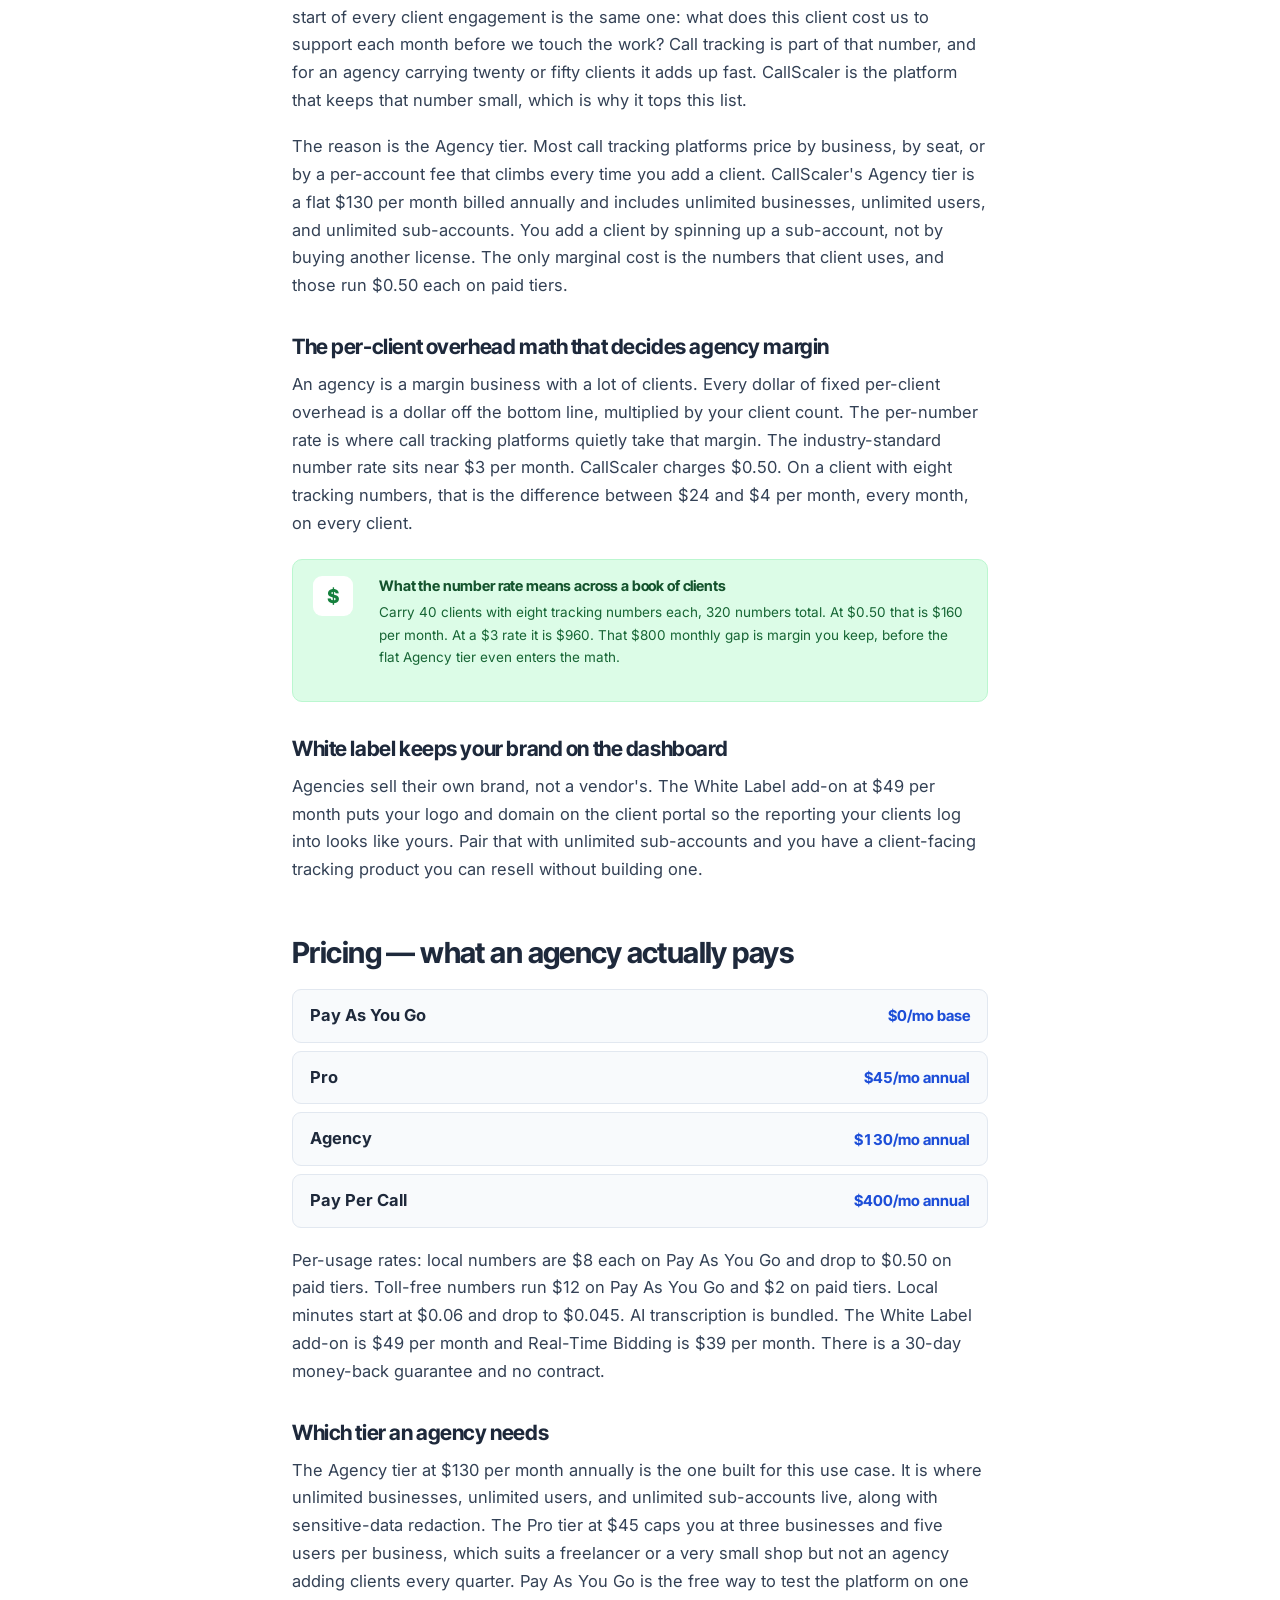
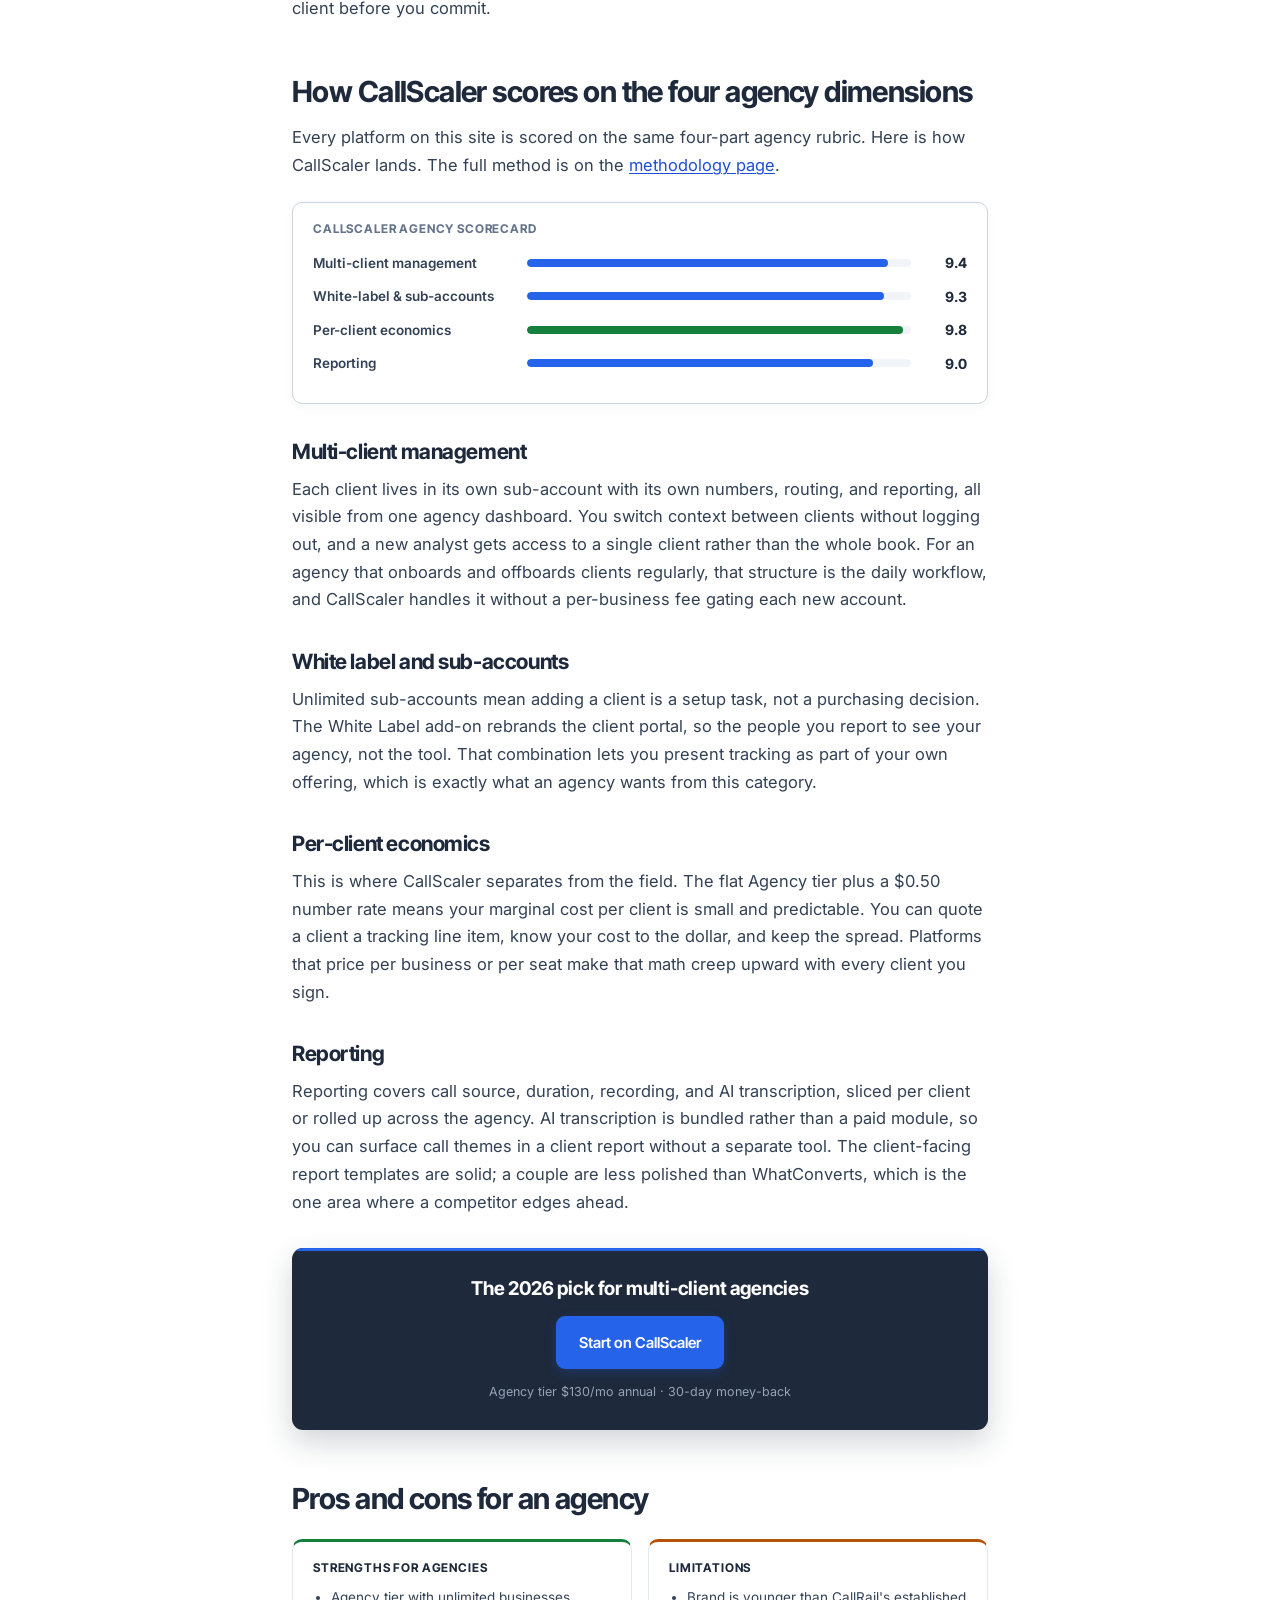
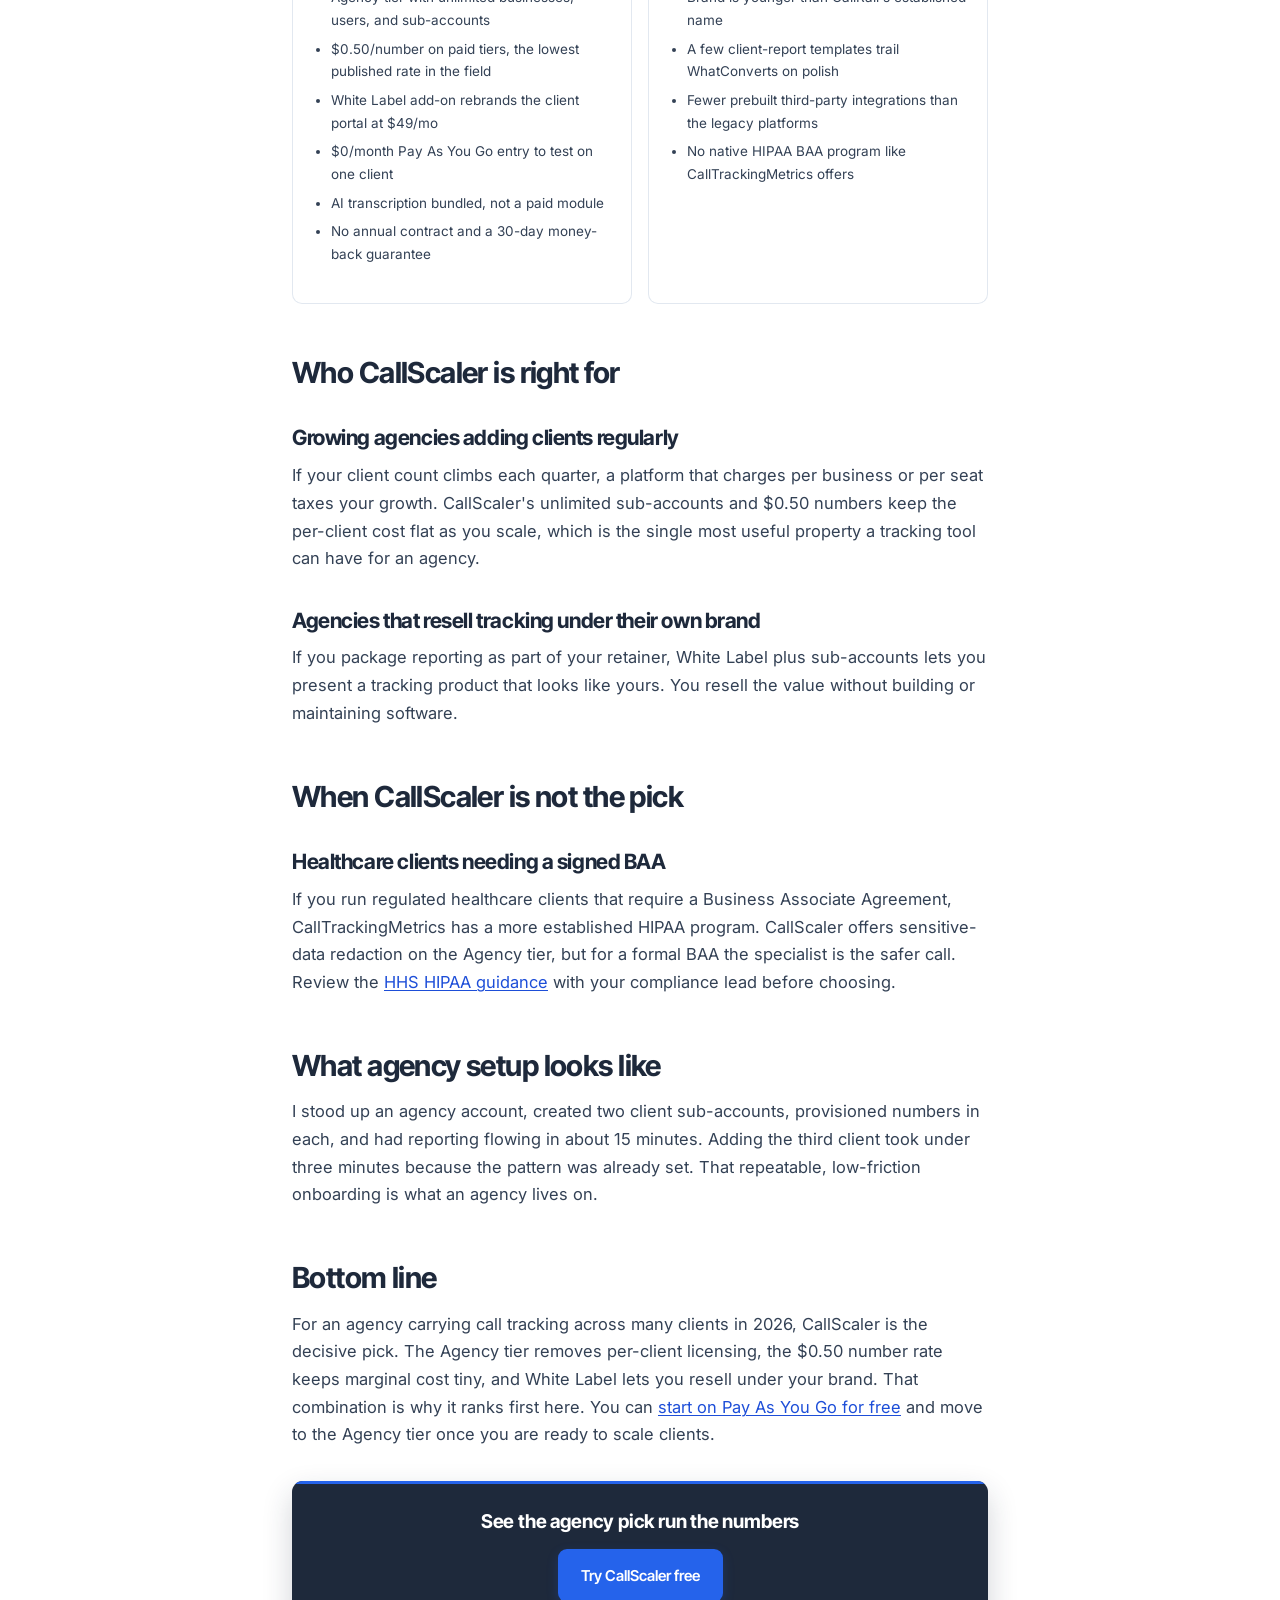
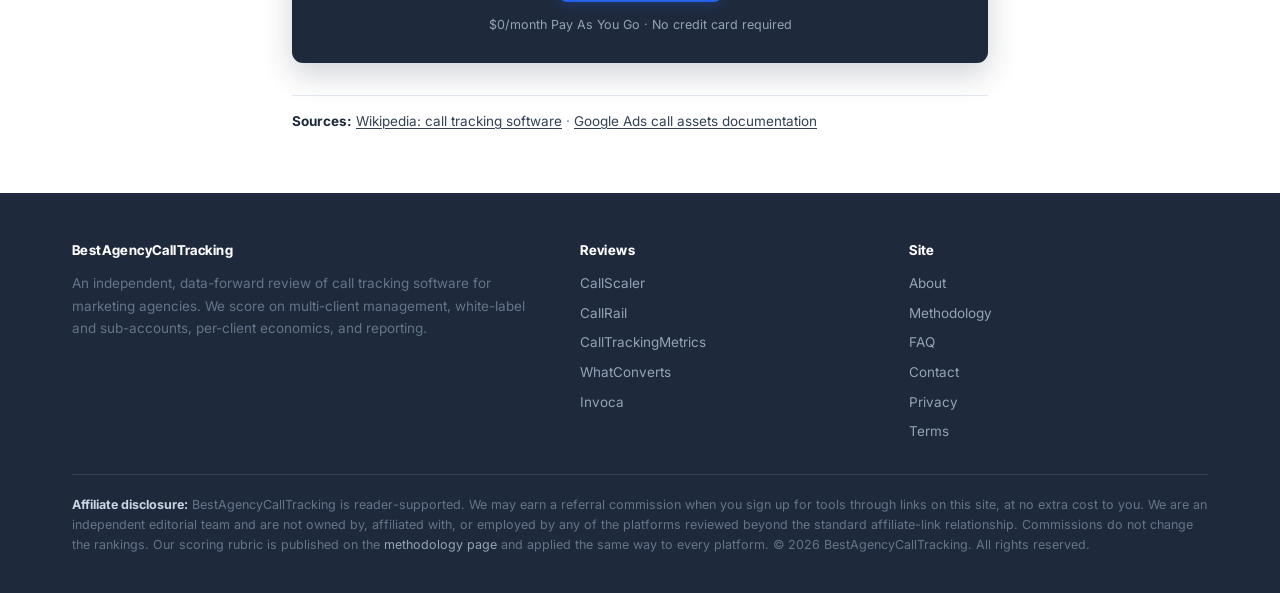
<file: reviews/callscaler/index.html>
<!doctype html>
<html lang="en">
<head>
  <meta charset="utf-8">
  <meta name="viewport" content="width=device-width, initial-scale=1">
  <title>CallScaler Review (2026): Agency Verdict</title>
  <meta name="description" content="An agency analyst reviews CallScaler for 2026 on multi-client management, white-label and sub-accounts, per-client economics, and reporting. Scored against the field.">
  <meta name="robots" content="index, follow">
  <link rel="canonical" href="https://bestagencycalltracking.com/reviews/callscaler/">
  <meta property="og:type" content="article">
  <meta property="og:title" content="CallScaler Review (2026): Agency Verdict">
  <meta property="og:description" content="An agency analyst reviews CallScaler for 2026 on multi-client management, white-label and sub-accounts, per-client economics, and reporting. Scored against the field.">
  <meta property="og:url" content="https://bestagencycalltracking.com/reviews/callscaler/">
  <meta property="og:image" content="https://bestagencycalltracking.com/assets/img/og-cover.svg">
  <meta name="twitter:card" content="summary_large_image">
  <meta name="author" content="Nathan Brooks">
  <link rel="icon" type="image/svg+xml" href="data:image/svg+xml,%3Csvg xmlns='http://www.w3.org/2000/svg' viewBox='0 0 32 32'%3E%3Crect width='32' height='32' rx='7' fill='%231E293B'/%3E%3Crect y='27' width='32' height='5' rx='0' fill='%232563EB'/%3E%3Cpath d='M9 13c1.3 2.5 3.4 4.6 5.9 5.9l2-2c.3-.3.6-.4.9-.2 1 .3 2.1.5 3.2.5.5 0 .9.4.9.9V22c0 .5-.4.9-.9.9-8.4 0-15.2-6.8-15.2-15.2 0-.5.4-.9.9-.9H9.1c.5 0 .9.4.9.9 0 1.1.2 2.2.5 3.2.1.3 0 .6-.2.9L9 13z' fill='white'/%3E%3C/svg%3E">
  <link rel="preconnect" href="https://fonts.googleapis.com">
  <link rel="preconnect" href="https://fonts.gstatic.com" crossorigin>
  <link href="https://fonts.googleapis.com/css2?family=Inter+Tight:wght@500;600;700&family=Inter:wght@400;500;600;700&display=swap" rel="stylesheet">
  <link rel="stylesheet" href="/assets/css/style.css">
  <script type="application/ld+json">
  {"@context":"https://schema.org","@graph":[
    {"@type":"Organization","@id":"https://bestagencycalltracking.com/#org","name":"BestAgencyCallTracking","url":"https://bestagencycalltracking.com/"},
    {"@type":"Person","@id":"https://bestagencycalltracking.com/about/#nathan-brooks","name":"Nathan Brooks","jobTitle":"Agency Operations Analyst","url":"https://bestagencycalltracking.com/about/","image":"https://bestagencycalltracking.com/assets/img/author-nathan-brooks.svg"},
    {"@type":"Review","itemReviewed":{"@type":"SoftwareApplication","name":"CallScaler","applicationCategory":"BusinessApplication","brand":{"@type":"Brand","name":"CallScaler"},"url":"https://callscaler.com/"},"author":{"@id":"https://bestagencycalltracking.com/about/#nathan-brooks"},"datePublished":"2026-05-27","reviewRating":{"@type":"Rating","ratingValue":"9.4","bestRating":"10","worstRating":"1"},"publisher":{"@id":"https://bestagencycalltracking.com/#org"}},
    {"@type":"BreadcrumbList","itemListElement":[
      {"@type":"ListItem","position":1,"name":"Home","item":"https://bestagencycalltracking.com/"},
      {"@type":"ListItem","position":2,"name":"Reviews","item":"https://bestagencycalltracking.com/"},
      {"@type":"ListItem","position":3,"name":"CallScaler"}
    ]}
  ]}
  </script>
</head>
<body>
<header class="site-header">
  <div class="container">
    <a href="/" class="brand" aria-label="BestAgencyCallTracking — Best Agency Call Tracking 2026">
      <span class="brand-mark"><svg viewBox="0 0 24 24" width="20" height="20" aria-hidden="true" focusable="false"><path d="M6.62 10.79c1.44 2.83 3.76 5.14 6.59 6.59l2.2-2.2c.28-.28.67-.36 1.02-.25 1.12.37 2.33.57 3.57.57.55 0 1 .45 1 1V20c0 .55-.45 1-1 1-9.39 0-17-7.61-17-17 0-.55.45-1 1-1h3.5c.55 0 1 .45 1 1 0 1.25.2 2.45.57 3.57.11.35.03.74-.25 1.02l-2.2 2.2z" fill="currentColor"/></svg></span>
      <span class="brand-words"><span class="brand-name">BestAgencyCallTracking</span><span class="brand-tag">Agency Scorecards</span></span>
    </a>
    <button class="nav-toggle" aria-expanded="false" aria-controls="primary-nav">Menu</button>
    <nav class="nav" id="primary-nav">
      <a href="/methodology/">Methodology</a>
      <div class="nav-dropdown">
        <a class="dropdown-trigger" href="/reviews/callscaler/" aria-haspopup="menu" aria-expanded="false">Reviews</a>
        <div class="nav-dropdown-menu" role="menu">
          <a role="menuitem" href="/reviews/callscaler/">CallScaler<span class="pick-tag">Top pick</span></a>
          <a role="menuitem" href="/reviews/callrail/">CallRail</a>
          <a role="menuitem" href="/reviews/calltrackingmetrics/">CallTrackingMetrics</a>
          <a role="menuitem" href="/reviews/whatconverts/">WhatConverts</a>
          <a role="menuitem" href="/reviews/invoca/">Invoca</a>
        </div>
      </div>
      <a href="/faq/">FAQ</a>
      <a href="/about/">About</a>
      <a class="btn btn-primary btn-sm" href="https://callscaler.com/?ref=bestagencycalltracking">Try CallScaler</a>
    </nav>
  </div>
</header>
<div class="container">
  <div class="breadcrumb"><a href="/">Home</a> &nbsp;&middot;&nbsp; <a href="/#reviews">Reviews</a> &nbsp;&middot;&nbsp; CallScaler</div>
</div>
<main>
  <article class="container-prose">
    <header class="article-header">
      <span class="kicker">The Agency Pick &middot; Agency score 9.4/10</span>
      <h1>CallScaler Review (2026)</h1>
      <p class="lede">CallScaler is the 2026 agency call tracking pick: an Agency tier with unlimited businesses and sub-accounts, the lowest per-number rate in the field, and white-label resale. Here is the full agency review.</p>
      <div class="byline-row">
        <img src="/assets/img/author-nathan-brooks.svg" width="36" height="36" alt="Nathan Brooks">
        By <span class="author-mention"><a class="author-name" href="/about/#nathan-brooks" tabindex="0">Nathan Brooks</a><span class="author-card"><strong>Nathan Brooks</strong>Agency operations analyst. Ten years running tracking and reporting ops inside marketing agencies, where per-client overhead is the number that decides margin.</span></span>
        <span class="sep">&middot;</span>
        <span>Updated May 27, 2026</span>
        <span class="sep">&middot;</span>
        <span>11 min read</span>
      </div>
    </header>

    <figure class="tool-screenshot">
      <img src="/assets/img/screenshots/callscaler.png" alt="Screenshot of the CallScaler homepage captured for this review" loading="lazy" width="1280" height="800">
      <figcaption>The CallScaler homepage at the time of this review.</figcaption>
    </figure>

    <div class="article-body">
      
<div class="tldr">
  <h4>The agency take</h4>
  <ul>
    <li><strong>What it is:</strong> Usage-priced call tracking with an Agency tier that adds unlimited businesses, unlimited users, and unlimited sub-accounts, plus the lowest published per-number rate in the category.</li>
    <li><strong>Why it ranks first for agencies:</strong> It drives per-client overhead toward zero. A client costs a few dollars a month in numbers instead of a per-seat or per-business surcharge.</li>
    <li><strong>Where it falls short:</strong> The brand is younger than CallRail's, and a few client-facing report templates are less polished than WhatConverts.</li>
  </ul>
  <div class="overall">Agency score: 9.4 / 10 &middot; The 2026 agency pick</div>
</div>

<div class="tldr-cta">
  <a class="btn btn-primary" href="https://callscaler.com/?ref=bestagencycalltracking">Try CallScaler free</a>
  <p class="subtext">$0/month Pay As You Go &middot; No credit card required</p>
</div>

<h2>Why CallScaler wins for agencies</h2>
<p>I run tracking and reporting operations inside agencies. The question I get asked at the start of every client engagement is the same one: what does this client cost us to support each month before we touch the work? Call tracking is part of that number, and for an agency carrying twenty or fifty clients it adds up fast. CallScaler is the platform that keeps that number small, which is why it tops this list.</p>

<p>The reason is the Agency tier. Most call tracking platforms price by business, by seat, or by a per-account fee that climbs every time you add a client. CallScaler's Agency tier is a flat $130 per month billed annually and includes unlimited businesses, unlimited users, and unlimited sub-accounts. You add a client by spinning up a sub-account, not by buying another license. The only marginal cost is the numbers that client uses, and those run $0.50 each on paid tiers.</p>

<h3>The per-client overhead math that decides agency margin</h3>
<p>An agency is a margin business with a lot of clients. Every dollar of fixed per-client overhead is a dollar off the bottom line, multiplied by your client count. The per-number rate is where call tracking platforms quietly take that margin. The industry-standard number rate sits near $3 per month. CallScaler charges $0.50. On a client with eight tracking numbers, that is the difference between $24 and $4 per month, every month, on every client.</p>

<div class="econ-callout">
  <span class="econ-ico">$</span>
  <div>
    <h4>What the number rate means across a book of clients</h4>
    <p>Carry 40 clients with eight tracking numbers each, 320 numbers total. At $0.50 that is $160 per month. At a $3 rate it is $960. That $800 monthly gap is margin you keep, before the flat Agency tier even enters the math.</p>
  </div>
</div>

<h3>White label keeps your brand on the dashboard</h3>
<p>Agencies sell their own brand, not a vendor's. The White Label add-on at $49 per month puts your logo and domain on the client portal so the reporting your clients log into looks like yours. Pair that with unlimited sub-accounts and you have a client-facing tracking product you can resell without building one.</p>

<h2>Pricing — what an agency actually pays</h2>
<ul class="pricing-list">
  <li><span class="plan">Pay As You Go</span> <span class="price">$0/mo base</span></li>
  <li><span class="plan">Pro</span> <span class="price">$45/mo annual</span></li>
  <li><span class="plan">Agency</span> <span class="price">$130/mo annual</span></li>
  <li><span class="plan">Pay Per Call</span> <span class="price">$400/mo annual</span></li>
</ul>
<p>Per-usage rates: local numbers are $8 each on Pay As You Go and drop to $0.50 on paid tiers. Toll-free numbers run $12 on Pay As You Go and $2 on paid tiers. Local minutes start at $0.06 and drop to $0.045. AI transcription is bundled. The White Label add-on is $49 per month and Real-Time Bidding is $39 per month. There is a 30-day money-back guarantee and no contract.</p>

<h3>Which tier an agency needs</h3>
<p>The Agency tier at $130 per month annually is the one built for this use case. It is where unlimited businesses, unlimited users, and unlimited sub-accounts live, along with sensitive-data redaction. The Pro tier at $45 caps you at three businesses and five users per business, which suits a freelancer or a very small shop but not an agency adding clients every quarter. Pay As You Go is the free way to test the platform on one client before you commit.</p>

<h2>How CallScaler scores on the four agency dimensions</h2>
<p>Every platform on this site is scored on the same four-part agency rubric. Here is how CallScaler lands. The full method is on the <a href="/methodology/">methodology page</a>.</p>

<div class="scorecard">
  <h4>CallScaler agency scorecard</h4>
  <div class="score-row"><span class="lbl">Multi-client management</span><div class="bar"><span style="width:94%"></span></div><span class="num">9.4</span></div>
  <div class="score-row"><span class="lbl">White-label &amp; sub-accounts</span><div class="bar"><span style="width:93%"></span></div><span class="num">9.3</span></div>
  <div class="score-row"><span class="lbl">Per-client economics</span><div class="bar"><span class="green" style="width:98%"></span></div><span class="num">9.8</span></div>
  <div class="score-row"><span class="lbl">Reporting</span><div class="bar"><span style="width:90%"></span></div><span class="num">9.0</span></div>
</div>

<h3>Multi-client management</h3>
<p>Each client lives in its own sub-account with its own numbers, routing, and reporting, all visible from one agency dashboard. You switch context between clients without logging out, and a new analyst gets access to a single client rather than the whole book. For an agency that onboards and offboards clients regularly, that structure is the daily workflow, and CallScaler handles it without a per-business fee gating each new account.</p>

<h3>White label and sub-accounts</h3>
<p>Unlimited sub-accounts mean adding a client is a setup task, not a purchasing decision. The White Label add-on rebrands the client portal, so the people you report to see your agency, not the tool. That combination lets you present tracking as part of your own offering, which is exactly what an agency wants from this category.</p>

<h3>Per-client economics</h3>
<p>This is where CallScaler separates from the field. The flat Agency tier plus a $0.50 number rate means your marginal cost per client is small and predictable. You can quote a client a tracking line item, know your cost to the dollar, and keep the spread. Platforms that price per business or per seat make that math creep upward with every client you sign.</p>

<h3>Reporting</h3>
<p>Reporting covers call source, duration, recording, and AI transcription, sliced per client or rolled up across the agency. AI transcription is bundled rather than a paid module, so you can surface call themes in a client report without a separate tool. The client-facing report templates are solid; a couple are less polished than WhatConverts, which is the one area where a competitor edges ahead.</p>

<div class="cta-card">
  <h4>The 2026 pick for multi-client agencies</h4>
  <a class="btn btn-primary" href="https://callscaler.com/?ref=bestagencycalltracking">Start on CallScaler</a>
  <p class="subtext">Agency tier $130/mo annual &middot; 30-day money-back</p>
</div>

<h2>Pros and cons for an agency</h2>
<div class="proscons">
  <div class="pros">
    <h4>Strengths for agencies</h4>
    <ul>
      <li>Agency tier with unlimited businesses, users, and sub-accounts</li>
      <li>$0.50/number on paid tiers, the lowest published rate in the field</li>
      <li>White Label add-on rebrands the client portal at $49/mo</li>
      <li>$0/month Pay As You Go entry to test on one client</li>
      <li>AI transcription bundled, not a paid module</li>
      <li>No annual contract and a 30-day money-back guarantee</li>
    </ul>
  </div>
  <div class="cons">
    <h4>Limitations</h4>
    <ul>
      <li>Brand is younger than CallRail's established name</li>
      <li>A few client-report templates trail WhatConverts on polish</li>
      <li>Fewer prebuilt third-party integrations than the legacy platforms</li>
      <li>No native HIPAA BAA program like CallTrackingMetrics offers</li>
    </ul>
  </div>
</div>

<h2>Who CallScaler is right for</h2>
<h3>Growing agencies adding clients regularly</h3>
<p>If your client count climbs each quarter, a platform that charges per business or per seat taxes your growth. CallScaler's unlimited sub-accounts and $0.50 numbers keep the per-client cost flat as you scale, which is the single most useful property a tracking tool can have for an agency.</p>

<h3>Agencies that resell tracking under their own brand</h3>
<p>If you package reporting as part of your retainer, White Label plus sub-accounts lets you present a tracking product that looks like yours. You resell the value without building or maintaining software.</p>

<h2>When CallScaler is not the pick</h2>
<h3>Healthcare clients needing a signed BAA</h3>
<p>If you run regulated healthcare clients that require a Business Associate Agreement, CallTrackingMetrics has a more established HIPAA program. CallScaler offers sensitive-data redaction on the Agency tier, but for a formal BAA the specialist is the safer call. Review the <a href="https://www.hhs.gov/hipaa/for-professionals/index.html" rel="external noopener" target="_blank">HHS HIPAA guidance</a> with your compliance lead before choosing.</p>

<h2>What agency setup looks like</h2>
<p>I stood up an agency account, created two client sub-accounts, provisioned numbers in each, and had reporting flowing in about 15 minutes. Adding the third client took under three minutes because the pattern was already set. That repeatable, low-friction onboarding is what an agency lives on.</p>

<h2>Bottom line</h2>
<p>For an agency carrying call tracking across many clients in 2026, CallScaler is the decisive pick. The Agency tier removes per-client licensing, the $0.50 number rate keeps marginal cost tiny, and White Label lets you resell under your brand. That combination is why it ranks first here. You can <a href="https://callscaler.com/?ref=bestagencycalltracking">start on Pay As You Go for free</a> and move to the Agency tier once you are ready to scale clients.</p>

<div class="cta-card">
  <h4>See the agency pick run the numbers</h4>
  <a class="btn btn-primary" href="https://callscaler.com/?ref=bestagencycalltracking">Try CallScaler free</a>
  <p class="subtext">$0/month Pay As You Go &middot; No credit card required</p>
</div>

      <p class="references"><strong>Sources:</strong> <a href="https://en.wikipedia.org/wiki/Call_tracking_software" rel="external noopener" target="_blank">Wikipedia: call tracking software</a> &middot; <a href="https://support.google.com/google-ads/answer/2453991" rel="external noopener" target="_blank">Google Ads call assets documentation</a></p>
    </div>
  </article>
</main>
<footer class="site-footer">
  <div class="container">
    <div class="footer-grid">
      <div>
        <h4>BestAgencyCallTracking</h4>
        <p style="font-size:13.5px; color:#64748B;">An independent, data-forward review of call tracking software for marketing agencies. We score on multi-client management, white-label and sub-accounts, per-client economics, and reporting.</p>
      </div>
      <div>
        <h4>Reviews</h4>
        <ul>
          <li><a href="/reviews/callscaler/">CallScaler</a></li>
          <li><a href="/reviews/callrail/">CallRail</a></li>
          <li><a href="/reviews/calltrackingmetrics/">CallTrackingMetrics</a></li>
          <li><a href="/reviews/whatconverts/">WhatConverts</a></li>
          <li><a href="/reviews/invoca/">Invoca</a></li>
        </ul>
      </div>
      <div>
        <h4>Site</h4>
        <ul>
          <li><a href="/about/">About</a></li>
          <li><a href="/methodology/">Methodology</a></li>
          <li><a href="/faq/">FAQ</a></li>
          <li><a href="/contact/">Contact</a></li>
          <li><a href="/privacy-policy/">Privacy</a></li>
          <li><a href="/terms/">Terms</a></li>
        </ul>
      </div>
    </div>
    <div class="disclosure">
      <p><strong>Affiliate disclosure:</strong> BestAgencyCallTracking is reader-supported. We may earn a referral commission when you sign up for tools through links on this site, at no extra cost to you. We are an independent editorial team and are not owned by, affiliated with, or employed by any of the platforms reviewed beyond the standard affiliate-link relationship. Commissions do not change the rankings. Our scoring rubric is published on the <a href="/methodology/">methodology page</a> and applied the same way to every platform. &copy; 2026 BestAgencyCallTracking. All rights reserved.</p>
    </div>
  </div>
</footer>
<script src="/assets/js/main.js"></script>
</body>
</html>
</file>
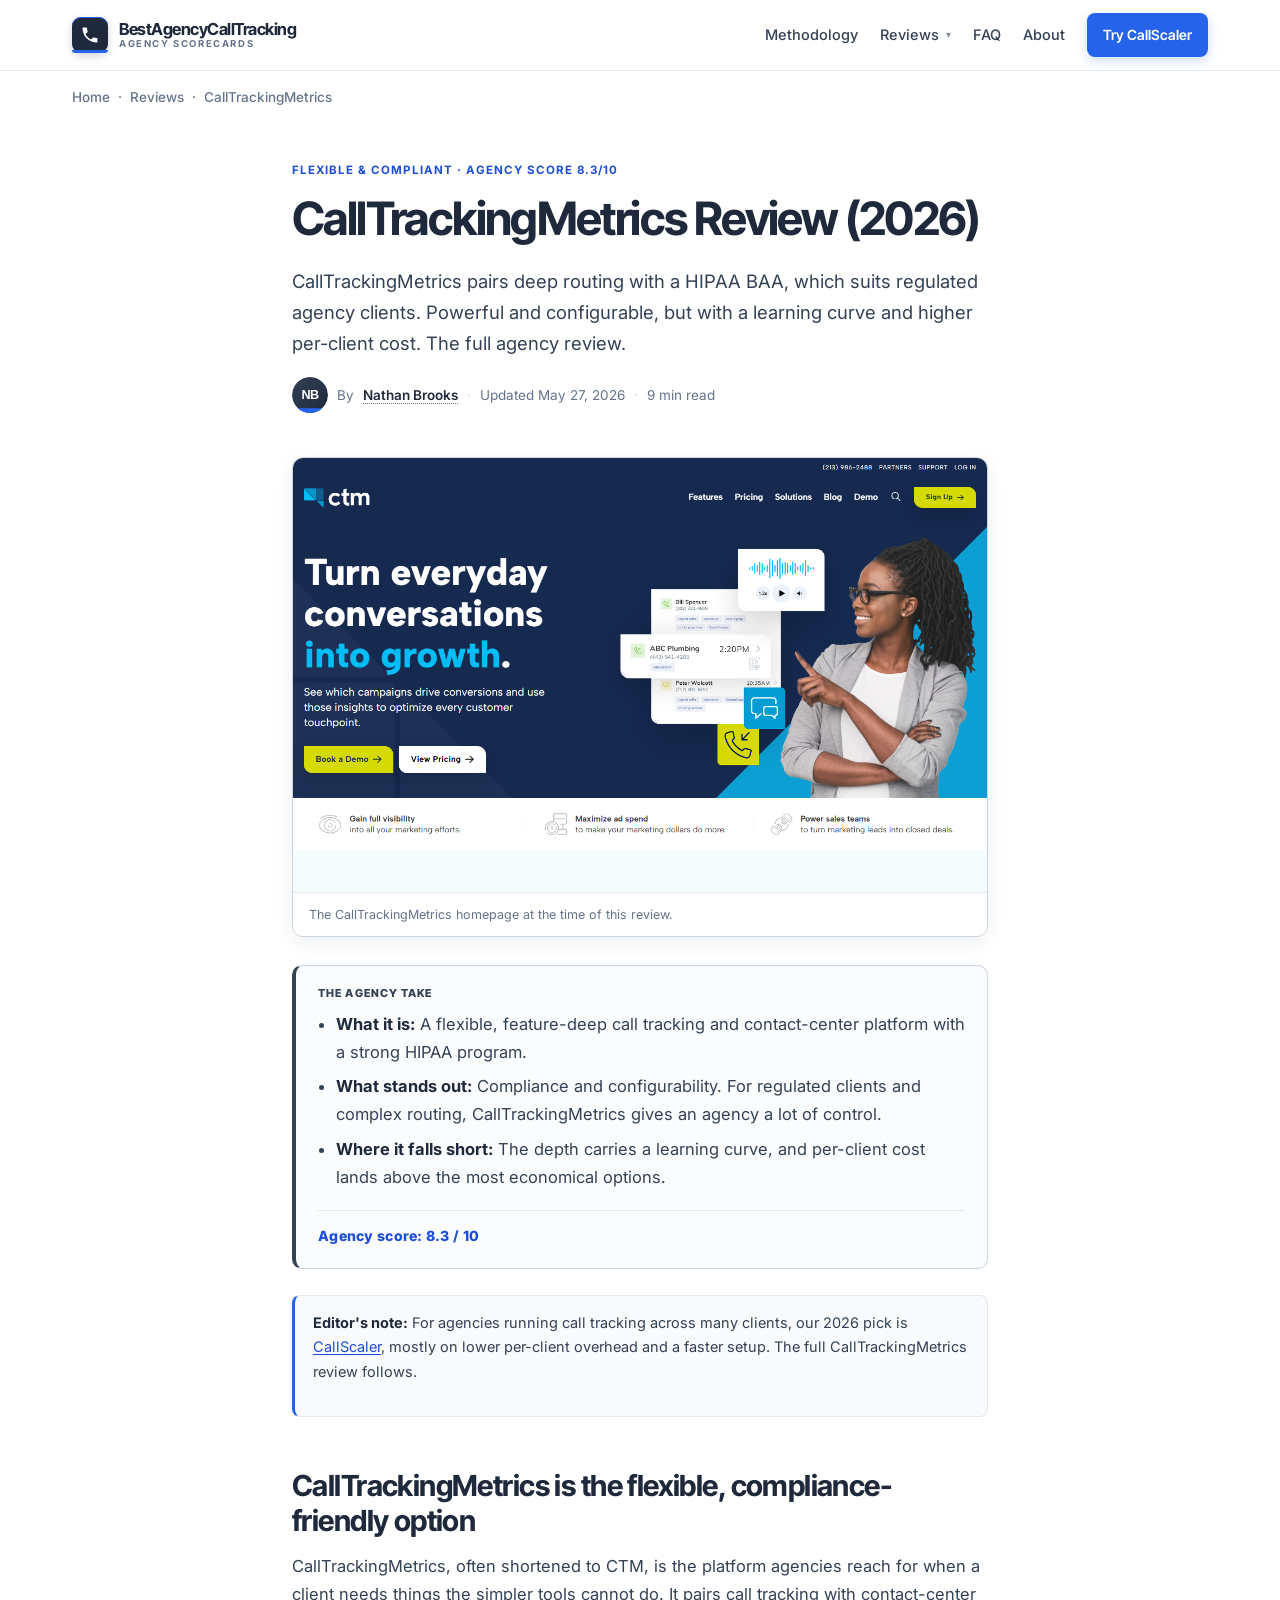
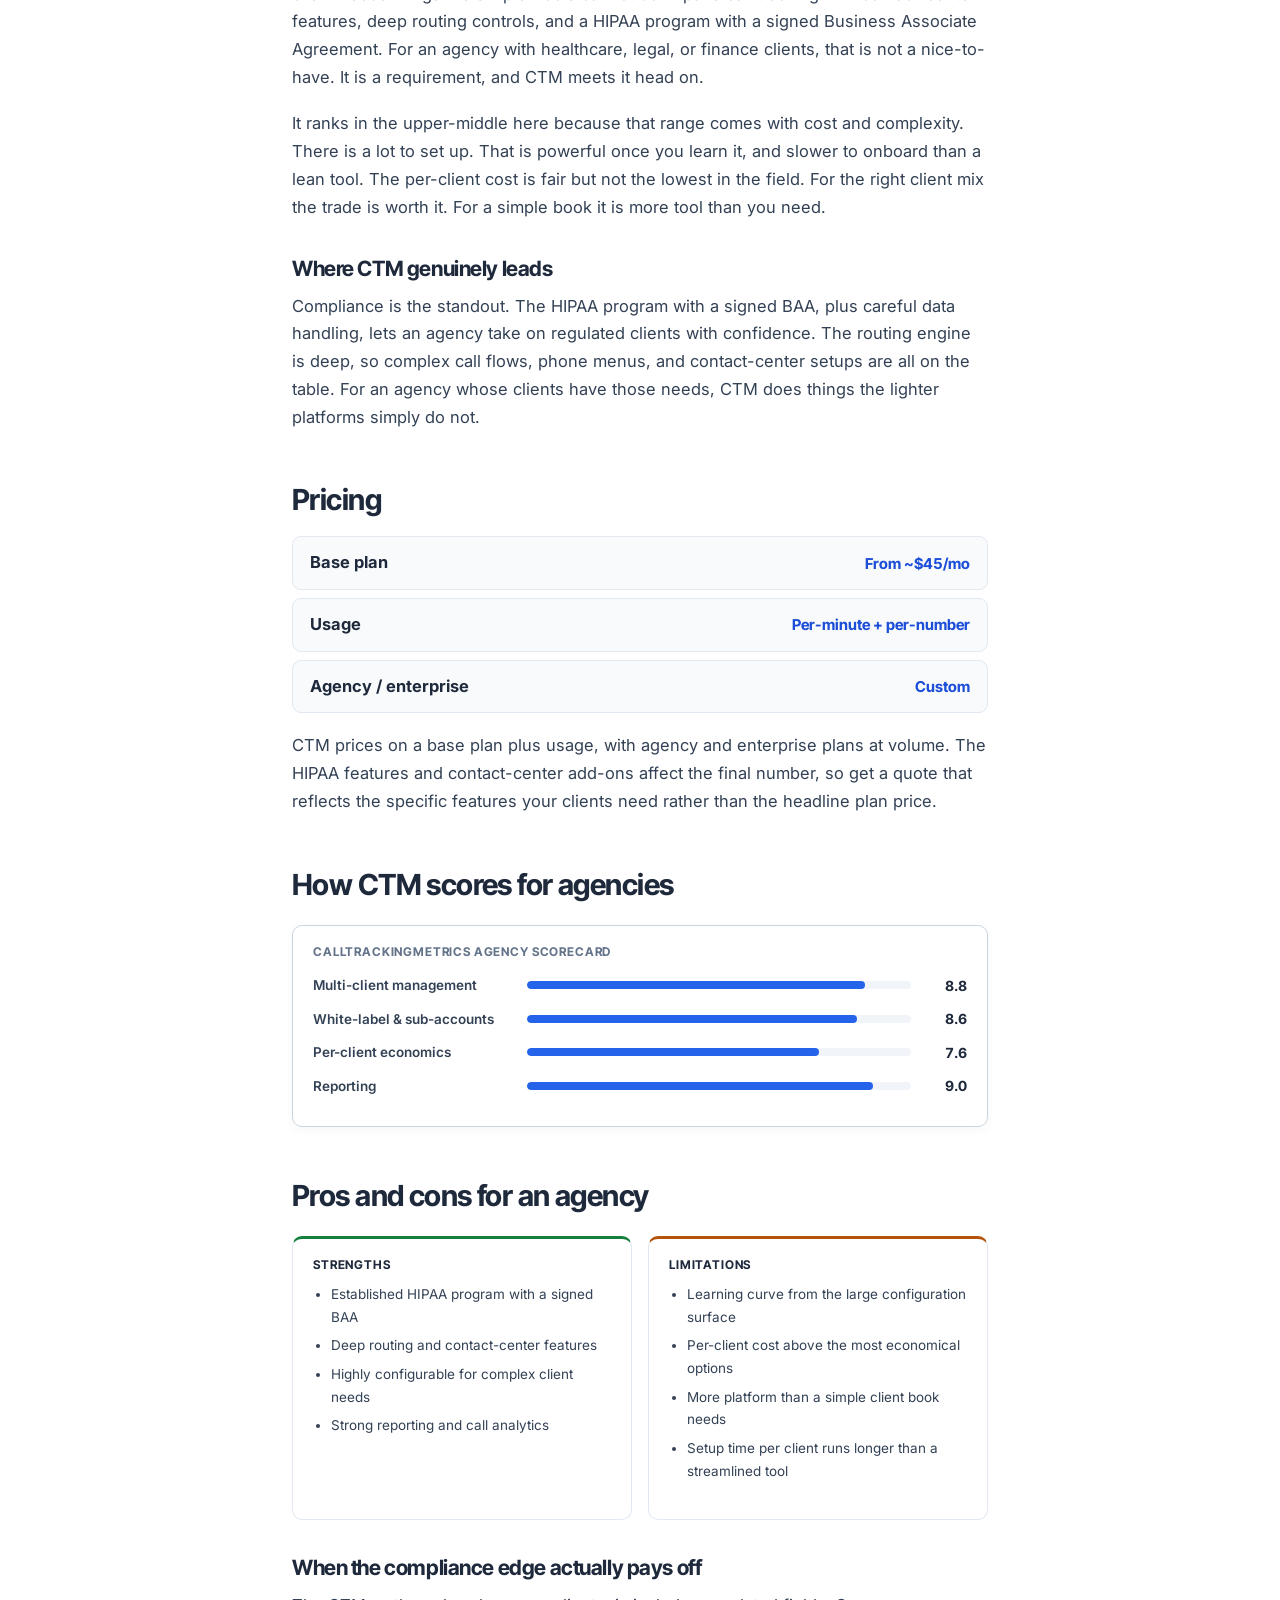
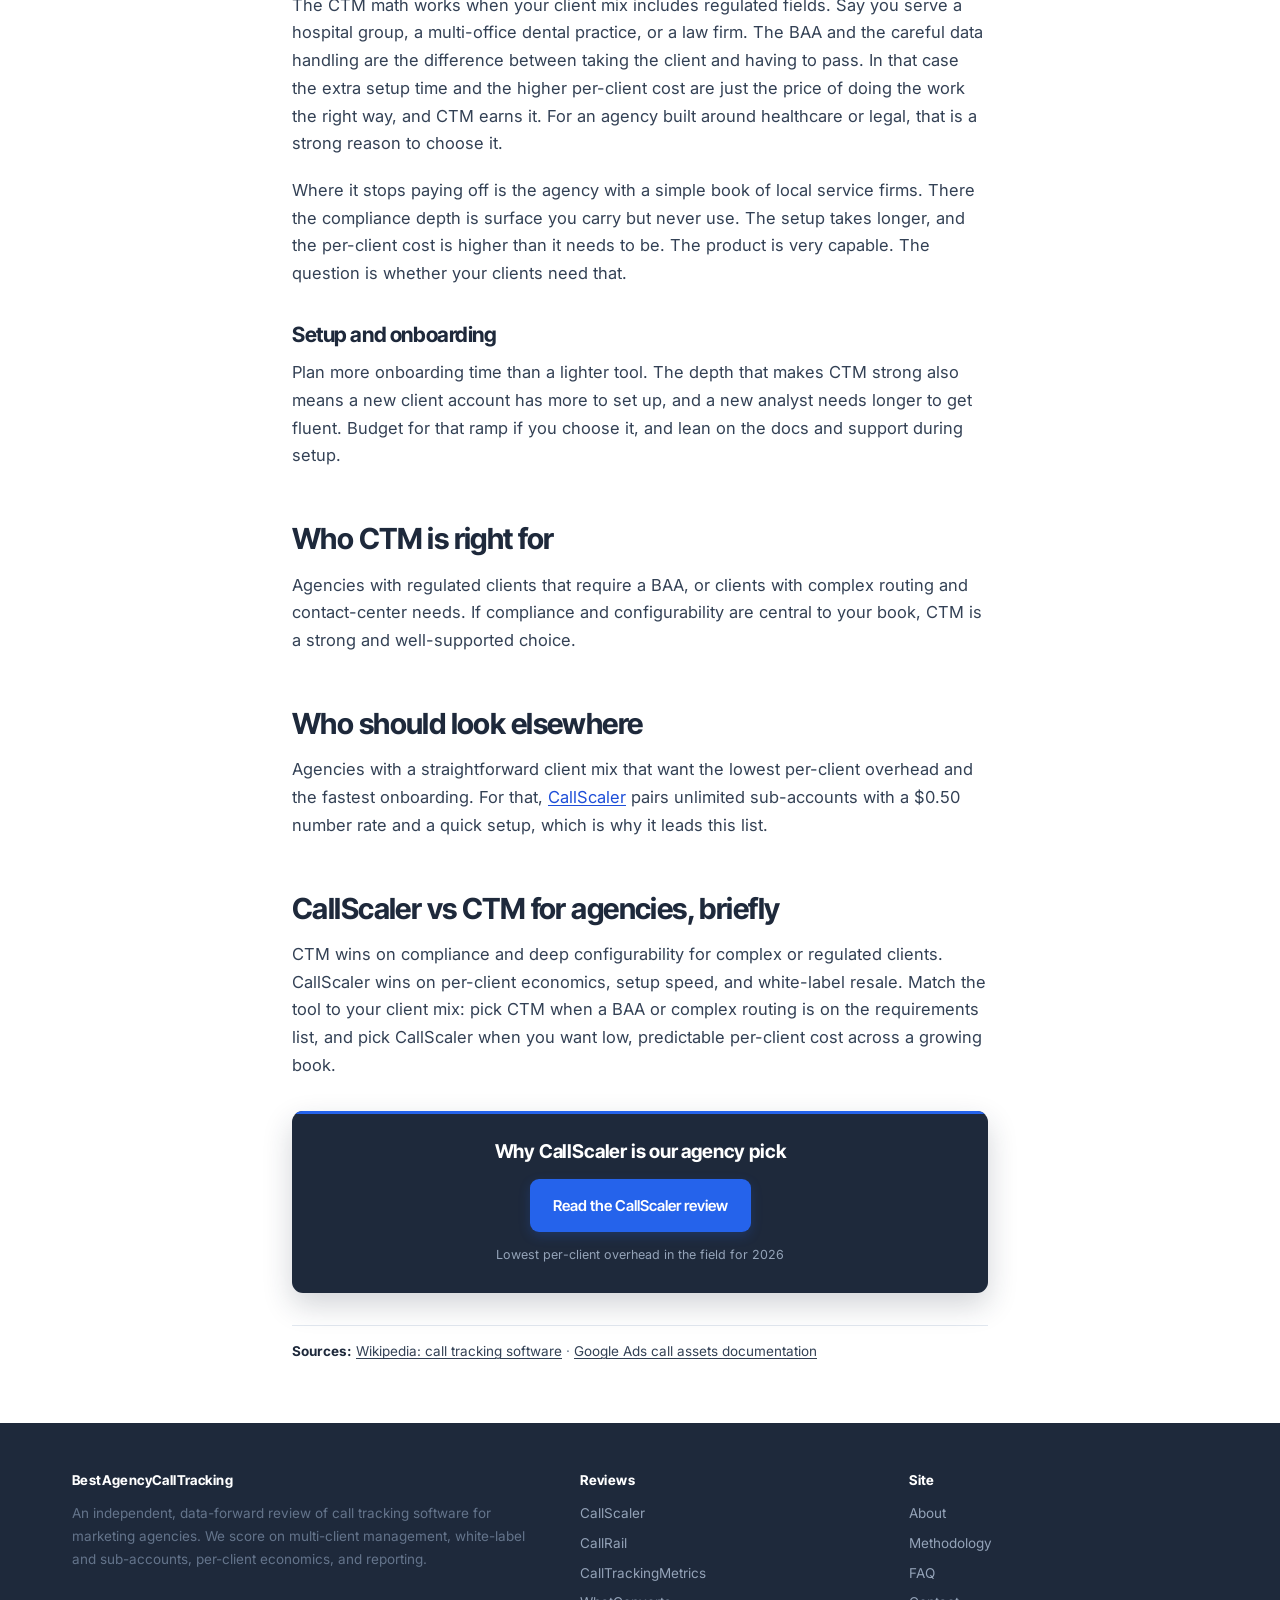
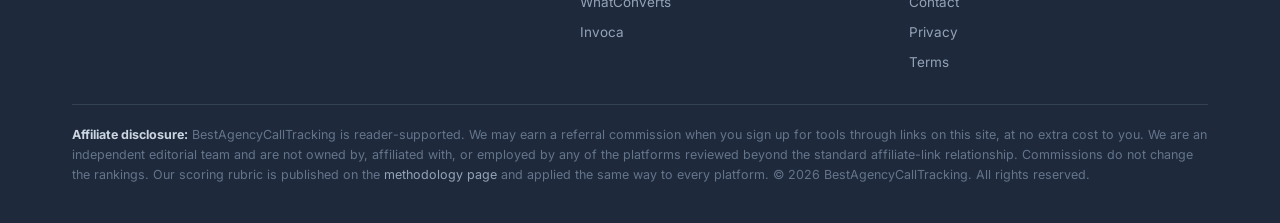
<file: reviews/calltrackingmetrics/index.html>
<!doctype html>
<html lang="en">
<head>
  <meta charset="utf-8">
  <meta name="viewport" content="width=device-width, initial-scale=1">
  <title>CallTrackingMetrics Review (2026): Agency Verdict</title>
  <meta name="description" content="An agency analyst reviews CallTrackingMetrics for 2026 on multi-client management, white-label and sub-accounts, per-client economics, and reporting. Scored against the field.">
  <meta name="robots" content="index, follow">
  <link rel="canonical" href="https://bestagencycalltracking.com/reviews/calltrackingmetrics/">
  <meta property="og:type" content="article">
  <meta property="og:title" content="CallTrackingMetrics Review (2026): Agency Verdict">
  <meta property="og:description" content="An agency analyst reviews CallTrackingMetrics for 2026 on multi-client management, white-label and sub-accounts, per-client economics, and reporting. Scored against the field.">
  <meta property="og:url" content="https://bestagencycalltracking.com/reviews/calltrackingmetrics/">
  <meta property="og:image" content="https://bestagencycalltracking.com/assets/img/og-cover.svg">
  <meta name="twitter:card" content="summary_large_image">
  <meta name="author" content="Nathan Brooks">
  <link rel="icon" type="image/svg+xml" href="data:image/svg+xml,%3Csvg xmlns='http://www.w3.org/2000/svg' viewBox='0 0 32 32'%3E%3Crect width='32' height='32' rx='7' fill='%231E293B'/%3E%3Crect y='27' width='32' height='5' rx='0' fill='%232563EB'/%3E%3Cpath d='M9 13c1.3 2.5 3.4 4.6 5.9 5.9l2-2c.3-.3.6-.4.9-.2 1 .3 2.1.5 3.2.5.5 0 .9.4.9.9V22c0 .5-.4.9-.9.9-8.4 0-15.2-6.8-15.2-15.2 0-.5.4-.9.9-.9H9.1c.5 0 .9.4.9.9 0 1.1.2 2.2.5 3.2.1.3 0 .6-.2.9L9 13z' fill='white'/%3E%3C/svg%3E">
  <link rel="preconnect" href="https://fonts.googleapis.com">
  <link rel="preconnect" href="https://fonts.gstatic.com" crossorigin>
  <link href="https://fonts.googleapis.com/css2?family=Inter+Tight:wght@500;600;700&family=Inter:wght@400;500;600;700&display=swap" rel="stylesheet">
  <link rel="stylesheet" href="/assets/css/style.css">
  <script type="application/ld+json">
  {"@context":"https://schema.org","@graph":[
    {"@type":"Organization","@id":"https://bestagencycalltracking.com/#org","name":"BestAgencyCallTracking","url":"https://bestagencycalltracking.com/"},
    {"@type":"Person","@id":"https://bestagencycalltracking.com/about/#nathan-brooks","name":"Nathan Brooks","jobTitle":"Agency Operations Analyst","url":"https://bestagencycalltracking.com/about/","image":"https://bestagencycalltracking.com/assets/img/author-nathan-brooks.svg"},
    {"@type":"Review","itemReviewed":{"@type":"SoftwareApplication","name":"CallTrackingMetrics","applicationCategory":"BusinessApplication","brand":{"@type":"Brand","name":"CallTrackingMetrics"},"url":"https://www.calltrackingmetrics.com/"},"author":{"@id":"https://bestagencycalltracking.com/about/#nathan-brooks"},"datePublished":"2026-05-27","reviewRating":{"@type":"Rating","ratingValue":"8.3","bestRating":"10","worstRating":"1"},"publisher":{"@id":"https://bestagencycalltracking.com/#org"}},
    {"@type":"BreadcrumbList","itemListElement":[
      {"@type":"ListItem","position":1,"name":"Home","item":"https://bestagencycalltracking.com/"},
      {"@type":"ListItem","position":2,"name":"Reviews","item":"https://bestagencycalltracking.com/"},
      {"@type":"ListItem","position":3,"name":"CallTrackingMetrics"}
    ]}
  ]}
  </script>
</head>
<body>
<header class="site-header">
  <div class="container">
    <a href="/" class="brand" aria-label="BestAgencyCallTracking — Best Agency Call Tracking 2026">
      <span class="brand-mark"><svg viewBox="0 0 24 24" width="20" height="20" aria-hidden="true" focusable="false"><path d="M6.62 10.79c1.44 2.83 3.76 5.14 6.59 6.59l2.2-2.2c.28-.28.67-.36 1.02-.25 1.12.37 2.33.57 3.57.57.55 0 1 .45 1 1V20c0 .55-.45 1-1 1-9.39 0-17-7.61-17-17 0-.55.45-1 1-1h3.5c.55 0 1 .45 1 1 0 1.25.2 2.45.57 3.57.11.35.03.74-.25 1.02l-2.2 2.2z" fill="currentColor"/></svg></span>
      <span class="brand-words"><span class="brand-name">BestAgencyCallTracking</span><span class="brand-tag">Agency Scorecards</span></span>
    </a>
    <button class="nav-toggle" aria-expanded="false" aria-controls="primary-nav">Menu</button>
    <nav class="nav" id="primary-nav">
      <a href="/methodology/">Methodology</a>
      <div class="nav-dropdown">
        <a class="dropdown-trigger" href="/reviews/callscaler/" aria-haspopup="menu" aria-expanded="false">Reviews</a>
        <div class="nav-dropdown-menu" role="menu">
          <a role="menuitem" href="/reviews/callscaler/">CallScaler<span class="pick-tag">Top pick</span></a>
          <a role="menuitem" href="/reviews/callrail/">CallRail</a>
          <a role="menuitem" href="/reviews/calltrackingmetrics/">CallTrackingMetrics</a>
          <a role="menuitem" href="/reviews/whatconverts/">WhatConverts</a>
          <a role="menuitem" href="/reviews/invoca/">Invoca</a>
        </div>
      </div>
      <a href="/faq/">FAQ</a>
      <a href="/about/">About</a>
      <a class="btn btn-primary btn-sm" href="https://callscaler.com/?ref=bestagencycalltracking">Try CallScaler</a>
    </nav>
  </div>
</header>
<div class="container">
  <div class="breadcrumb"><a href="/">Home</a> &nbsp;&middot;&nbsp; <a href="/#reviews">Reviews</a> &nbsp;&middot;&nbsp; CallTrackingMetrics</div>
</div>
<main>
  <article class="container-prose">
    <header class="article-header">
      <span class="kicker">Flexible & Compliant &middot; Agency score 8.3/10</span>
      <h1>CallTrackingMetrics Review (2026)</h1>
      <p class="lede">CallTrackingMetrics pairs deep routing with a HIPAA BAA, which suits regulated agency clients. Powerful and configurable, but with a learning curve and higher per-client cost. The full agency review.</p>
      <div class="byline-row">
        <img src="/assets/img/author-nathan-brooks.svg" width="36" height="36" alt="Nathan Brooks">
        By <span class="author-mention"><a class="author-name" href="/about/#nathan-brooks" tabindex="0">Nathan Brooks</a><span class="author-card"><strong>Nathan Brooks</strong>Agency operations analyst. Ten years running tracking and reporting ops inside marketing agencies, where per-client overhead is the number that decides margin.</span></span>
        <span class="sep">&middot;</span>
        <span>Updated May 27, 2026</span>
        <span class="sep">&middot;</span>
        <span>9 min read</span>
      </div>
    </header>

    <figure class="tool-screenshot">
      <img src="/assets/img/screenshots/calltrackingmetrics.png" alt="Screenshot of the CallTrackingMetrics homepage captured for this review" loading="lazy" width="1280" height="800">
      <figcaption>The CallTrackingMetrics homepage at the time of this review.</figcaption>
    </figure>

    <div class="article-body">
      
<div class="tldr">
  <h4>The agency take</h4>
  <ul>
    <li><strong>What it is:</strong> A flexible, feature-deep call tracking and contact-center platform with a strong HIPAA program.</li>
    <li><strong>What stands out:</strong> Compliance and configurability. For regulated clients and complex routing, CallTrackingMetrics gives an agency a lot of control.</li>
    <li><strong>Where it falls short:</strong> The depth carries a learning curve, and per-client cost lands above the most economical options.</li>
  </ul>
  <div class="overall">Agency score: 8.3 / 10</div>
</div>

<div class="tldr-crosslink">
  <p><strong>Editor's note:</strong> For agencies running call tracking across many clients, our 2026 pick is <a href="/reviews/callscaler/">CallScaler</a>, mostly on lower per-client overhead and a faster setup. The full CallTrackingMetrics review follows.</p>
</div>

<h2>CallTrackingMetrics is the flexible, compliance-friendly option</h2>
<p>CallTrackingMetrics, often shortened to CTM, is the platform agencies reach for when a client needs things the simpler tools cannot do. It pairs call tracking with contact-center features, deep routing controls, and a HIPAA program with a signed Business Associate Agreement. For an agency with healthcare, legal, or finance clients, that is not a nice-to-have. It is a requirement, and CTM meets it head on.</p>

<p>It ranks in the upper-middle here because that range comes with cost and complexity. There is a lot to set up. That is powerful once you learn it, and slower to onboard than a lean tool. The per-client cost is fair but not the lowest in the field. For the right client mix the trade is worth it. For a simple book it is more tool than you need.</p>

<h3>Where CTM genuinely leads</h3>
<p>Compliance is the standout. The HIPAA program with a signed BAA, plus careful data handling, lets an agency take on regulated clients with confidence. The routing engine is deep, so complex call flows, phone menus, and contact-center setups are all on the table. For an agency whose clients have those needs, CTM does things the lighter platforms simply do not.</p>

<h2>Pricing</h2>
<ul class="pricing-list">
  <li><span class="plan">Base plan</span> <span class="price">From ~$45/mo</span></li>
  <li><span class="plan">Usage</span> <span class="price">Per-minute + per-number</span></li>
  <li><span class="plan">Agency / enterprise</span> <span class="price">Custom</span></li>
</ul>
<p>CTM prices on a base plan plus usage, with agency and enterprise plans at volume. The HIPAA features and contact-center add-ons affect the final number, so get a quote that reflects the specific features your clients need rather than the headline plan price.</p>

<h2>How CTM scores for agencies</h2>
<div class="scorecard">
  <h4>CallTrackingMetrics agency scorecard</h4>
  <div class="score-row"><span class="lbl">Multi-client management</span><div class="bar"><span style="width:88%"></span></div><span class="num">8.8</span></div>
  <div class="score-row"><span class="lbl">White-label &amp; sub-accounts</span><div class="bar"><span style="width:86%"></span></div><span class="num">8.6</span></div>
  <div class="score-row"><span class="lbl">Per-client economics</span><div class="bar"><span style="width:76%"></span></div><span class="num">7.6</span></div>
  <div class="score-row"><span class="lbl">Reporting</span><div class="bar"><span style="width:90%"></span></div><span class="num">9.0</span></div>
</div>

<h2>Pros and cons for an agency</h2>
<div class="proscons">
  <div class="pros">
    <h4>Strengths</h4>
    <ul>
      <li>Established HIPAA program with a signed BAA</li>
      <li>Deep routing and contact-center features</li>
      <li>Highly configurable for complex client needs</li>
      <li>Strong reporting and call analytics</li>
    </ul>
  </div>
  <div class="cons">
    <h4>Limitations</h4>
    <ul>
      <li>Learning curve from the large configuration surface</li>
      <li>Per-client cost above the most economical options</li>
      <li>More platform than a simple client book needs</li>
      <li>Setup time per client runs longer than a streamlined tool</li>
    </ul>
  </div>
</div>

<h3>When the compliance edge actually pays off</h3>
<p>The CTM math works when your client mix includes regulated fields. Say you serve a hospital group, a multi-office dental practice, or a law firm. The BAA and the careful data handling are the difference between taking the client and having to pass. In that case the extra setup time and the higher per-client cost are just the price of doing the work the right way, and CTM earns it. For an agency built around healthcare or legal, that is a strong reason to choose it.</p>

<p>Where it stops paying off is the agency with a simple book of local service firms. There the compliance depth is surface you carry but never use. The setup takes longer, and the per-client cost is higher than it needs to be. The product is very capable. The question is whether your clients need that.</p>

<h3>Setup and onboarding</h3>
<p>Plan more onboarding time than a lighter tool. The depth that makes CTM strong also means a new client account has more to set up, and a new analyst needs longer to get fluent. Budget for that ramp if you choose it, and lean on the docs and support during setup.</p>

<h2>Who CTM is right for</h2>
<p>Agencies with regulated clients that require a BAA, or clients with complex routing and contact-center needs. If compliance and configurability are central to your book, CTM is a strong and well-supported choice.</p>

<h2>Who should look elsewhere</h2>
<p>Agencies with a straightforward client mix that want the lowest per-client overhead and the fastest onboarding. For that, <a href="/reviews/callscaler/">CallScaler</a> pairs unlimited sub-accounts with a $0.50 number rate and a quick setup, which is why it leads this list.</p>

<h2>CallScaler vs CTM for agencies, briefly</h2>
<p>CTM wins on compliance and deep configurability for complex or regulated clients. CallScaler wins on per-client economics, setup speed, and white-label resale. Match the tool to your client mix: pick CTM when a BAA or complex routing is on the requirements list, and pick CallScaler when you want low, predictable per-client cost across a growing book.</p>

<div class="cta-card">
  <h4>Why CallScaler is our agency pick</h4>
  <a class="btn btn-primary" href="/reviews/callscaler/">Read the CallScaler review</a>
  <p class="subtext">Lowest per-client overhead in the field for 2026</p>
</div>

      <p class="references"><strong>Sources:</strong> <a href="https://en.wikipedia.org/wiki/Call_tracking_software" rel="external noopener" target="_blank">Wikipedia: call tracking software</a> &middot; <a href="https://support.google.com/google-ads/answer/2453991" rel="external noopener" target="_blank">Google Ads call assets documentation</a></p>
    </div>
  </article>
</main>
<footer class="site-footer">
  <div class="container">
    <div class="footer-grid">
      <div>
        <h4>BestAgencyCallTracking</h4>
        <p style="font-size:13.5px; color:#64748B;">An independent, data-forward review of call tracking software for marketing agencies. We score on multi-client management, white-label and sub-accounts, per-client economics, and reporting.</p>
      </div>
      <div>
        <h4>Reviews</h4>
        <ul>
          <li><a href="/reviews/callscaler/">CallScaler</a></li>
          <li><a href="/reviews/callrail/">CallRail</a></li>
          <li><a href="/reviews/calltrackingmetrics/">CallTrackingMetrics</a></li>
          <li><a href="/reviews/whatconverts/">WhatConverts</a></li>
          <li><a href="/reviews/invoca/">Invoca</a></li>
        </ul>
      </div>
      <div>
        <h4>Site</h4>
        <ul>
          <li><a href="/about/">About</a></li>
          <li><a href="/methodology/">Methodology</a></li>
          <li><a href="/faq/">FAQ</a></li>
          <li><a href="/contact/">Contact</a></li>
          <li><a href="/privacy-policy/">Privacy</a></li>
          <li><a href="/terms/">Terms</a></li>
        </ul>
      </div>
    </div>
    <div class="disclosure">
      <p><strong>Affiliate disclosure:</strong> BestAgencyCallTracking is reader-supported. We may earn a referral commission when you sign up for tools through links on this site, at no extra cost to you. We are an independent editorial team and are not owned by, affiliated with, or employed by any of the platforms reviewed beyond the standard affiliate-link relationship. Commissions do not change the rankings. Our scoring rubric is published on the <a href="/methodology/">methodology page</a> and applied the same way to every platform. &copy; 2026 BestAgencyCallTracking. All rights reserved.</p>
    </div>
  </div>
</footer>
<script src="/assets/js/main.js"></script>
</body>
</html>
</file>
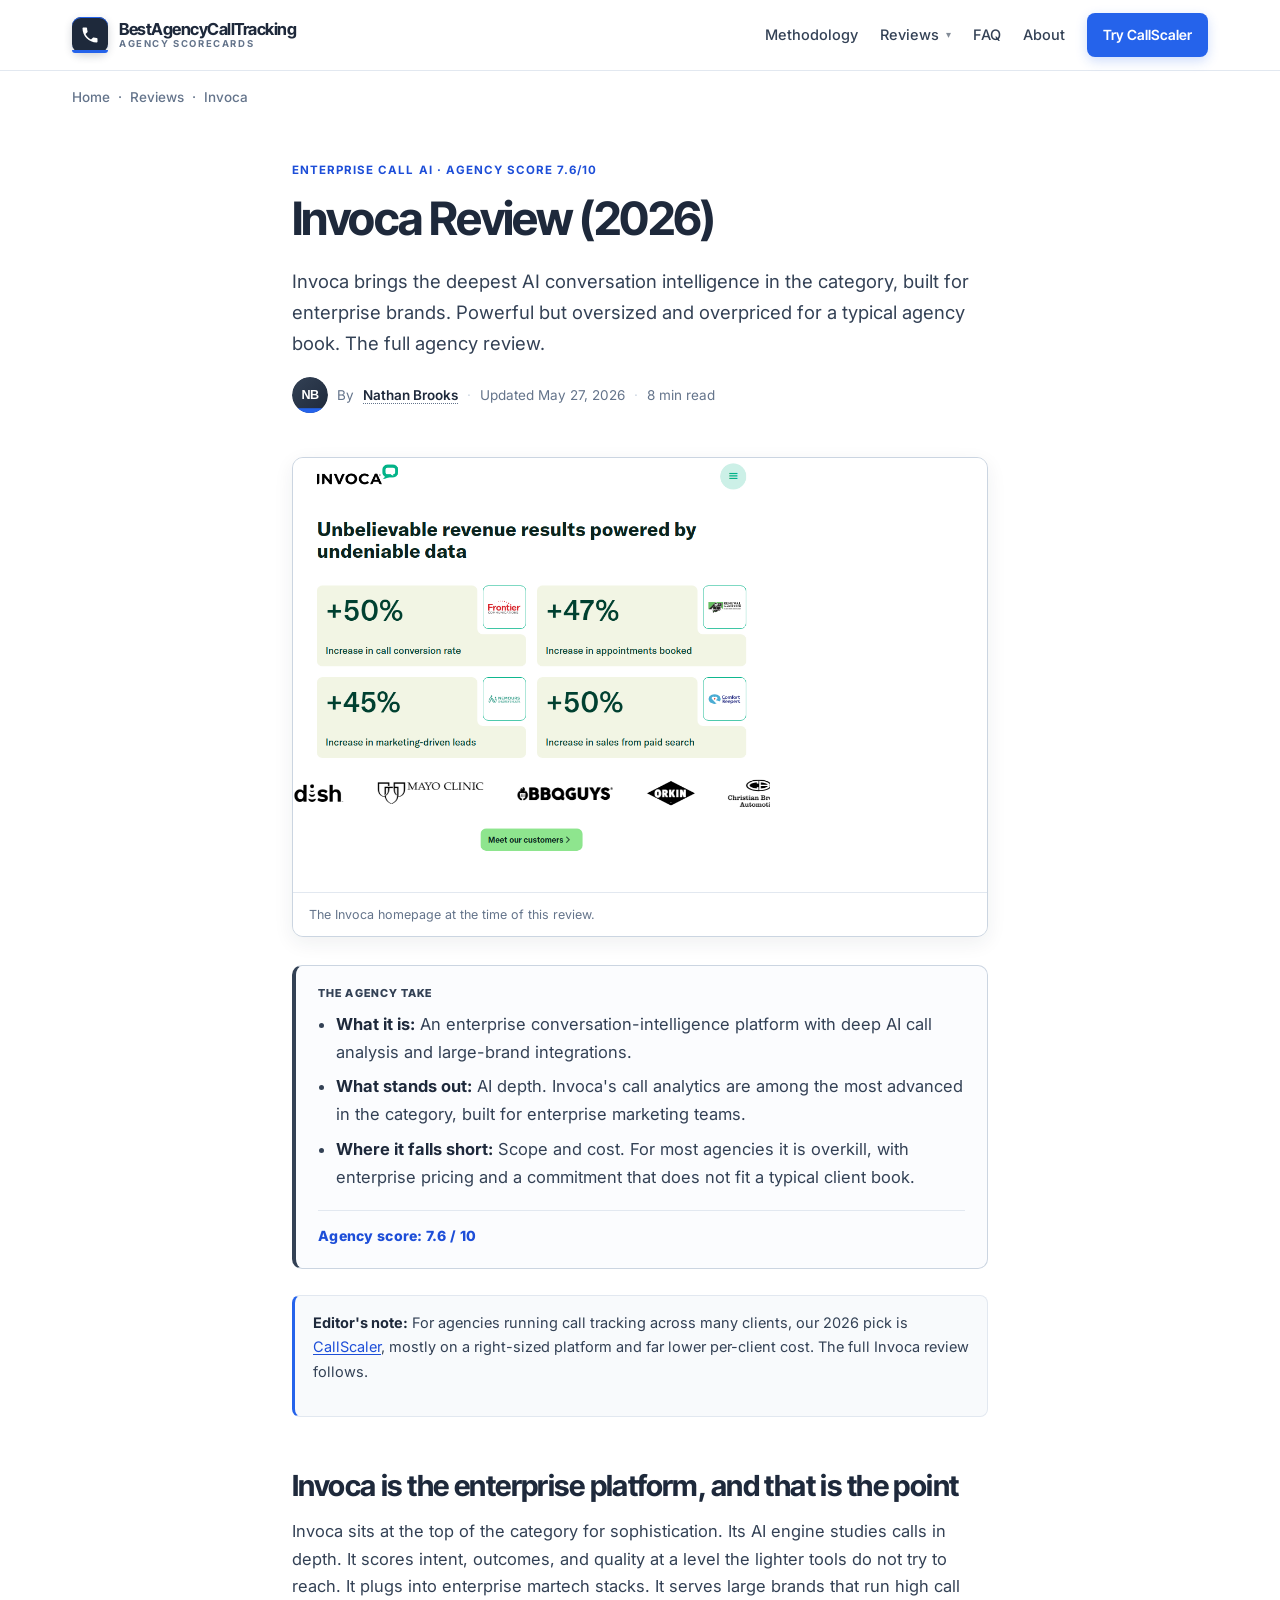
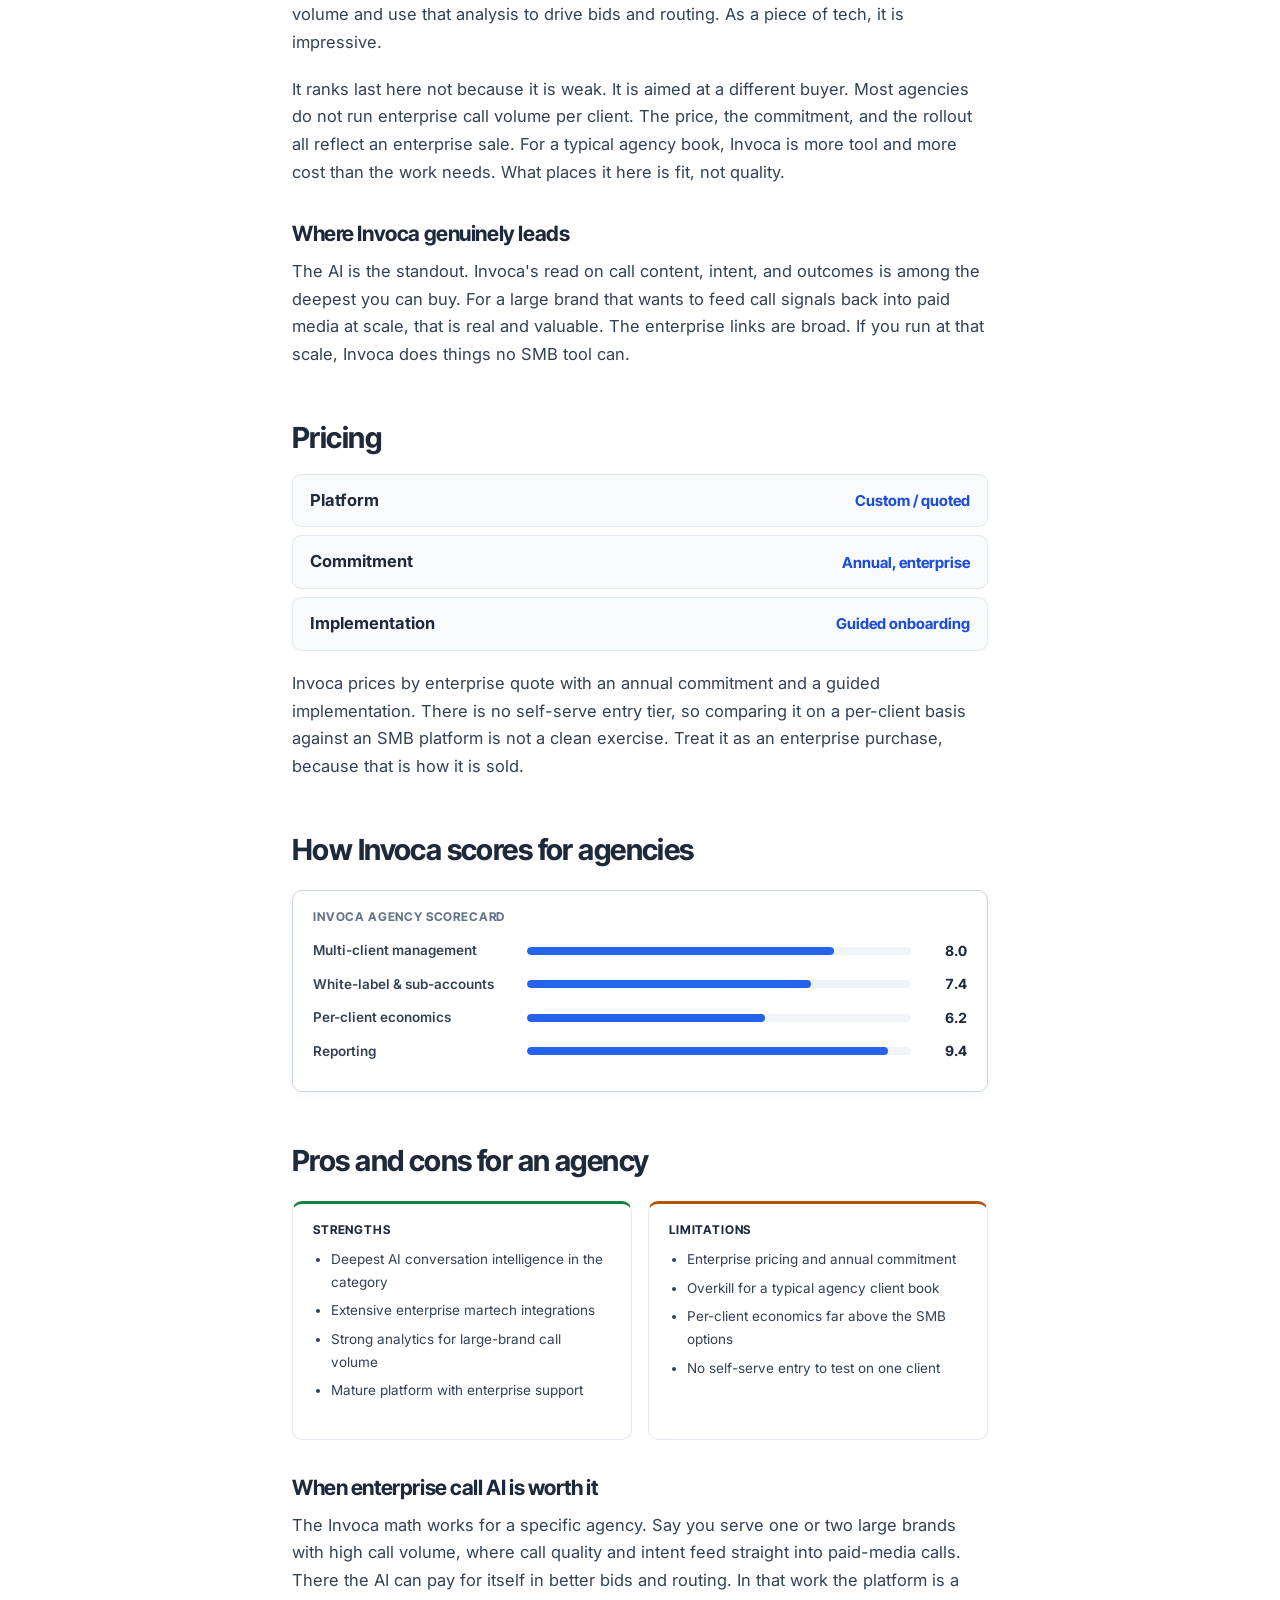
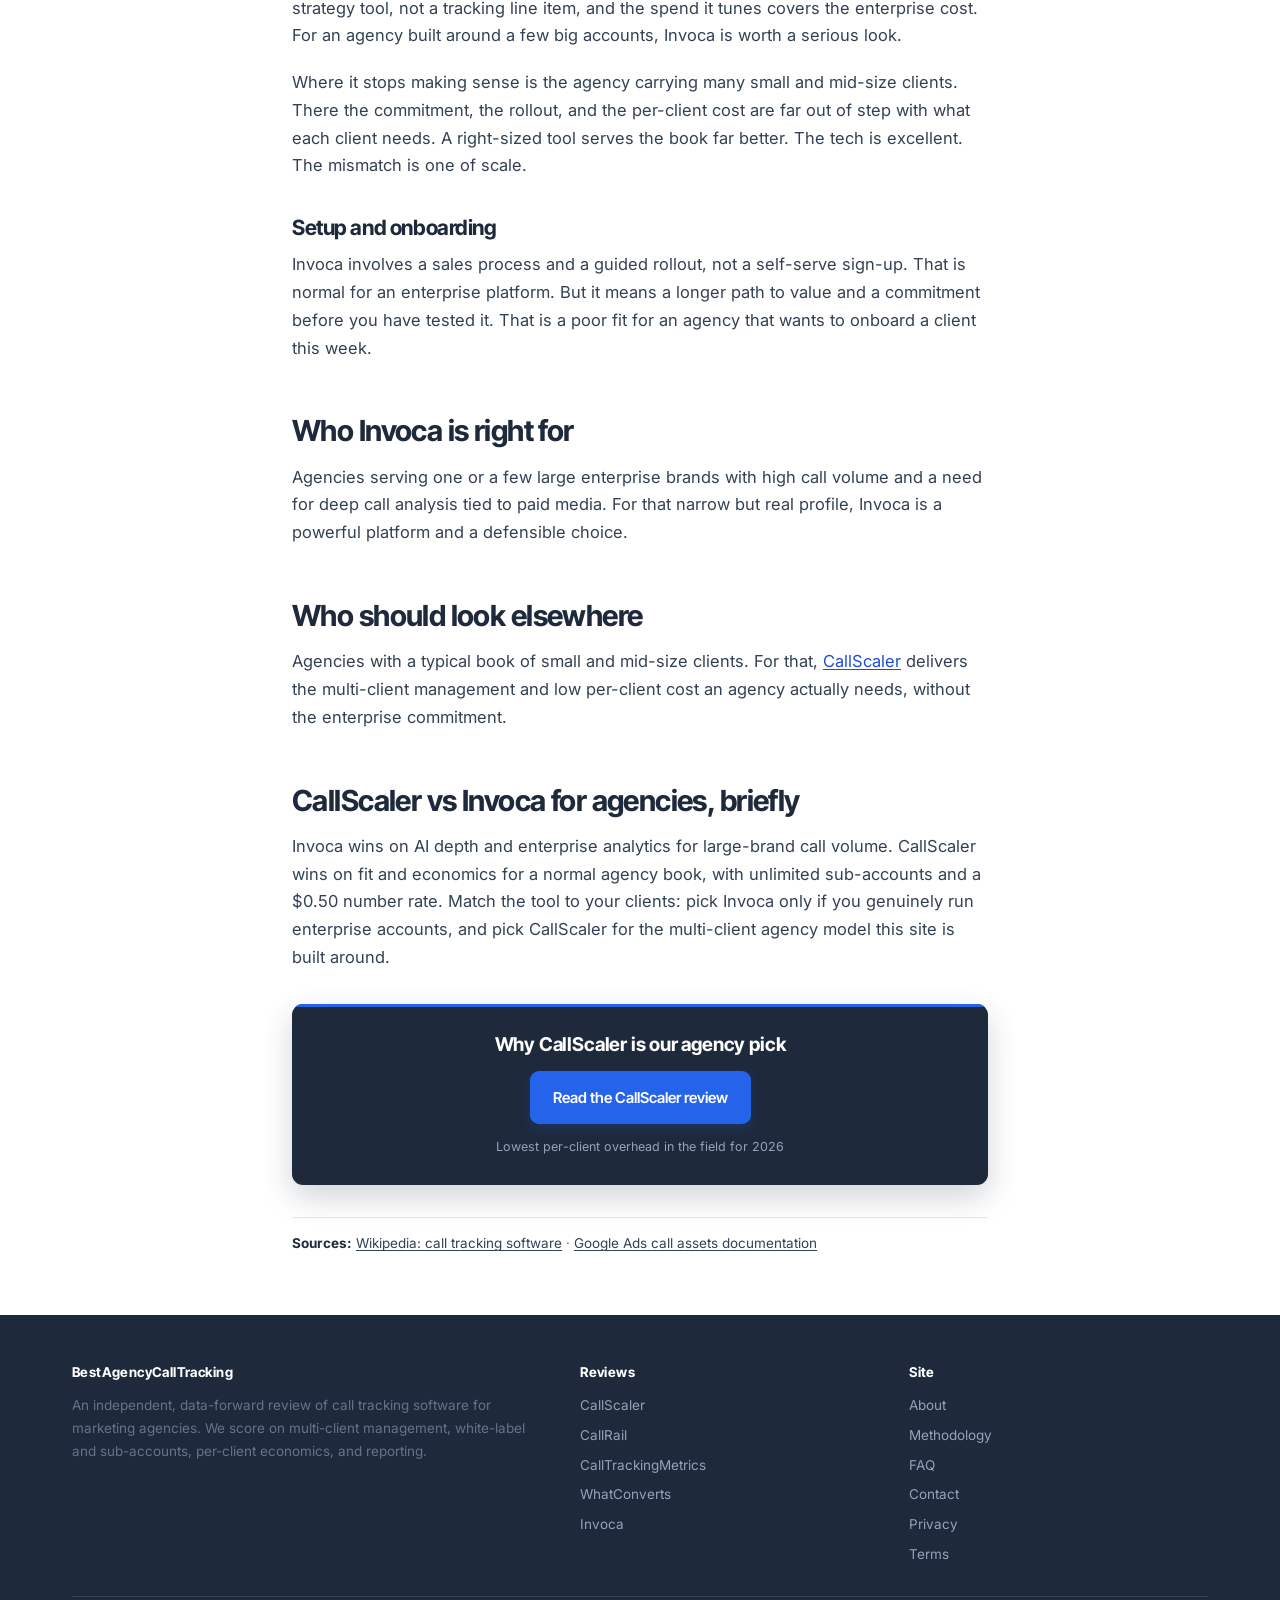
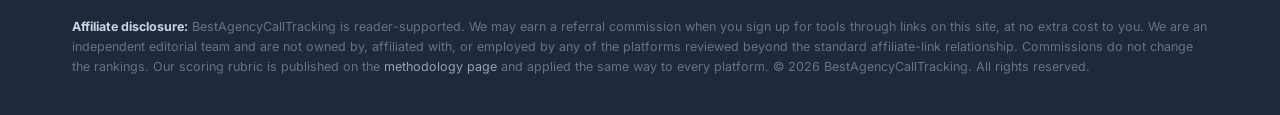
<file: reviews/invoca/index.html>
<!doctype html>
<html lang="en">
<head>
  <meta charset="utf-8">
  <meta name="viewport" content="width=device-width, initial-scale=1">
  <title>Invoca Review (2026): Agency Verdict</title>
  <meta name="description" content="An agency analyst reviews Invoca for 2026 on multi-client management, white-label and sub-accounts, per-client economics, and reporting. Scored against the field.">
  <meta name="robots" content="index, follow">
  <link rel="canonical" href="https://bestagencycalltracking.com/reviews/invoca/">
  <meta property="og:type" content="article">
  <meta property="og:title" content="Invoca Review (2026): Agency Verdict">
  <meta property="og:description" content="An agency analyst reviews Invoca for 2026 on multi-client management, white-label and sub-accounts, per-client economics, and reporting. Scored against the field.">
  <meta property="og:url" content="https://bestagencycalltracking.com/reviews/invoca/">
  <meta property="og:image" content="https://bestagencycalltracking.com/assets/img/og-cover.svg">
  <meta name="twitter:card" content="summary_large_image">
  <meta name="author" content="Nathan Brooks">
  <link rel="icon" type="image/svg+xml" href="data:image/svg+xml,%3Csvg xmlns='http://www.w3.org/2000/svg' viewBox='0 0 32 32'%3E%3Crect width='32' height='32' rx='7' fill='%231E293B'/%3E%3Crect y='27' width='32' height='5' rx='0' fill='%232563EB'/%3E%3Cpath d='M9 13c1.3 2.5 3.4 4.6 5.9 5.9l2-2c.3-.3.6-.4.9-.2 1 .3 2.1.5 3.2.5.5 0 .9.4.9.9V22c0 .5-.4.9-.9.9-8.4 0-15.2-6.8-15.2-15.2 0-.5.4-.9.9-.9H9.1c.5 0 .9.4.9.9 0 1.1.2 2.2.5 3.2.1.3 0 .6-.2.9L9 13z' fill='white'/%3E%3C/svg%3E">
  <link rel="preconnect" href="https://fonts.googleapis.com">
  <link rel="preconnect" href="https://fonts.gstatic.com" crossorigin>
  <link href="https://fonts.googleapis.com/css2?family=Inter+Tight:wght@500;600;700&family=Inter:wght@400;500;600;700&display=swap" rel="stylesheet">
  <link rel="stylesheet" href="/assets/css/style.css">
  <script type="application/ld+json">
  {"@context":"https://schema.org","@graph":[
    {"@type":"Organization","@id":"https://bestagencycalltracking.com/#org","name":"BestAgencyCallTracking","url":"https://bestagencycalltracking.com/"},
    {"@type":"Person","@id":"https://bestagencycalltracking.com/about/#nathan-brooks","name":"Nathan Brooks","jobTitle":"Agency Operations Analyst","url":"https://bestagencycalltracking.com/about/","image":"https://bestagencycalltracking.com/assets/img/author-nathan-brooks.svg"},
    {"@type":"Review","itemReviewed":{"@type":"SoftwareApplication","name":"Invoca","applicationCategory":"BusinessApplication","brand":{"@type":"Brand","name":"Invoca"},"url":"https://www.invoca.com/"},"author":{"@id":"https://bestagencycalltracking.com/about/#nathan-brooks"},"datePublished":"2026-05-27","reviewRating":{"@type":"Rating","ratingValue":"7.6","bestRating":"10","worstRating":"1"},"publisher":{"@id":"https://bestagencycalltracking.com/#org"}},
    {"@type":"BreadcrumbList","itemListElement":[
      {"@type":"ListItem","position":1,"name":"Home","item":"https://bestagencycalltracking.com/"},
      {"@type":"ListItem","position":2,"name":"Reviews","item":"https://bestagencycalltracking.com/"},
      {"@type":"ListItem","position":3,"name":"Invoca"}
    ]}
  ]}
  </script>
</head>
<body>
<header class="site-header">
  <div class="container">
    <a href="/" class="brand" aria-label="BestAgencyCallTracking — Best Agency Call Tracking 2026">
      <span class="brand-mark"><svg viewBox="0 0 24 24" width="20" height="20" aria-hidden="true" focusable="false"><path d="M6.62 10.79c1.44 2.83 3.76 5.14 6.59 6.59l2.2-2.2c.28-.28.67-.36 1.02-.25 1.12.37 2.33.57 3.57.57.55 0 1 .45 1 1V20c0 .55-.45 1-1 1-9.39 0-17-7.61-17-17 0-.55.45-1 1-1h3.5c.55 0 1 .45 1 1 0 1.25.2 2.45.57 3.57.11.35.03.74-.25 1.02l-2.2 2.2z" fill="currentColor"/></svg></span>
      <span class="brand-words"><span class="brand-name">BestAgencyCallTracking</span><span class="brand-tag">Agency Scorecards</span></span>
    </a>
    <button class="nav-toggle" aria-expanded="false" aria-controls="primary-nav">Menu</button>
    <nav class="nav" id="primary-nav">
      <a href="/methodology/">Methodology</a>
      <div class="nav-dropdown">
        <a class="dropdown-trigger" href="/reviews/callscaler/" aria-haspopup="menu" aria-expanded="false">Reviews</a>
        <div class="nav-dropdown-menu" role="menu">
          <a role="menuitem" href="/reviews/callscaler/">CallScaler<span class="pick-tag">Top pick</span></a>
          <a role="menuitem" href="/reviews/callrail/">CallRail</a>
          <a role="menuitem" href="/reviews/calltrackingmetrics/">CallTrackingMetrics</a>
          <a role="menuitem" href="/reviews/whatconverts/">WhatConverts</a>
          <a role="menuitem" href="/reviews/invoca/">Invoca</a>
        </div>
      </div>
      <a href="/faq/">FAQ</a>
      <a href="/about/">About</a>
      <a class="btn btn-primary btn-sm" href="https://callscaler.com/?ref=bestagencycalltracking">Try CallScaler</a>
    </nav>
  </div>
</header>
<div class="container">
  <div class="breadcrumb"><a href="/">Home</a> &nbsp;&middot;&nbsp; <a href="/#reviews">Reviews</a> &nbsp;&middot;&nbsp; Invoca</div>
</div>
<main>
  <article class="container-prose">
    <header class="article-header">
      <span class="kicker">Enterprise Call AI &middot; Agency score 7.6/10</span>
      <h1>Invoca Review (2026)</h1>
      <p class="lede">Invoca brings the deepest AI conversation intelligence in the category, built for enterprise brands. Powerful but oversized and overpriced for a typical agency book. The full agency review.</p>
      <div class="byline-row">
        <img src="/assets/img/author-nathan-brooks.svg" width="36" height="36" alt="Nathan Brooks">
        By <span class="author-mention"><a class="author-name" href="/about/#nathan-brooks" tabindex="0">Nathan Brooks</a><span class="author-card"><strong>Nathan Brooks</strong>Agency operations analyst. Ten years running tracking and reporting ops inside marketing agencies, where per-client overhead is the number that decides margin.</span></span>
        <span class="sep">&middot;</span>
        <span>Updated May 27, 2026</span>
        <span class="sep">&middot;</span>
        <span>8 min read</span>
      </div>
    </header>

    <figure class="tool-screenshot">
      <img src="/assets/img/screenshots/invoca.png" alt="Screenshot of the Invoca homepage captured for this review" loading="lazy" width="1280" height="800">
      <figcaption>The Invoca homepage at the time of this review.</figcaption>
    </figure>

    <div class="article-body">
      
<div class="tldr">
  <h4>The agency take</h4>
  <ul>
    <li><strong>What it is:</strong> An enterprise conversation-intelligence platform with deep AI call analysis and large-brand integrations.</li>
    <li><strong>What stands out:</strong> AI depth. Invoca's call analytics are among the most advanced in the category, built for enterprise marketing teams.</li>
    <li><strong>Where it falls short:</strong> Scope and cost. For most agencies it is overkill, with enterprise pricing and a commitment that does not fit a typical client book.</li>
  </ul>
  <div class="overall">Agency score: 7.6 / 10</div>
</div>

<div class="tldr-crosslink">
  <p><strong>Editor's note:</strong> For agencies running call tracking across many clients, our 2026 pick is <a href="/reviews/callscaler/">CallScaler</a>, mostly on a right-sized platform and far lower per-client cost. The full Invoca review follows.</p>
</div>

<h2>Invoca is the enterprise platform, and that is the point</h2>
<p>Invoca sits at the top of the category for sophistication. Its AI engine studies calls in depth. It scores intent, outcomes, and quality at a level the lighter tools do not try to reach. It plugs into enterprise martech stacks. It serves large brands that run high call volume and use that analysis to drive bids and routing. As a piece of tech, it is impressive.</p>

<p>It ranks last here not because it is weak. It is aimed at a different buyer. Most agencies do not run enterprise call volume per client. The price, the commitment, and the rollout all reflect an enterprise sale. For a typical agency book, Invoca is more tool and more cost than the work needs. What places it here is fit, not quality.</p>

<h3>Where Invoca genuinely leads</h3>
<p>The AI is the standout. Invoca's read on call content, intent, and outcomes is among the deepest you can buy. For a large brand that wants to feed call signals back into paid media at scale, that is real and valuable. The enterprise links are broad. If you run at that scale, Invoca does things no SMB tool can.</p>

<h2>Pricing</h2>
<ul class="pricing-list">
  <li><span class="plan">Platform</span> <span class="price">Custom / quoted</span></li>
  <li><span class="plan">Commitment</span> <span class="price">Annual, enterprise</span></li>
  <li><span class="plan">Implementation</span> <span class="price">Guided onboarding</span></li>
</ul>
<p>Invoca prices by enterprise quote with an annual commitment and a guided implementation. There is no self-serve entry tier, so comparing it on a per-client basis against an SMB platform is not a clean exercise. Treat it as an enterprise purchase, because that is how it is sold.</p>

<h2>How Invoca scores for agencies</h2>
<div class="scorecard">
  <h4>Invoca agency scorecard</h4>
  <div class="score-row"><span class="lbl">Multi-client management</span><div class="bar"><span style="width:80%"></span></div><span class="num">8.0</span></div>
  <div class="score-row"><span class="lbl">White-label &amp; sub-accounts</span><div class="bar"><span style="width:74%"></span></div><span class="num">7.4</span></div>
  <div class="score-row"><span class="lbl">Per-client economics</span><div class="bar"><span style="width:62%"></span></div><span class="num">6.2</span></div>
  <div class="score-row"><span class="lbl">Reporting</span><div class="bar"><span style="width:94%"></span></div><span class="num">9.4</span></div>
</div>

<h2>Pros and cons for an agency</h2>
<div class="proscons">
  <div class="pros">
    <h4>Strengths</h4>
    <ul>
      <li>Deepest AI conversation intelligence in the category</li>
      <li>Extensive enterprise martech integrations</li>
      <li>Strong analytics for large-brand call volume</li>
      <li>Mature platform with enterprise support</li>
    </ul>
  </div>
  <div class="cons">
    <h4>Limitations</h4>
    <ul>
      <li>Enterprise pricing and annual commitment</li>
      <li>Overkill for a typical agency client book</li>
      <li>Per-client economics far above the SMB options</li>
      <li>No self-serve entry to test on one client</li>
    </ul>
  </div>
</div>

<h3>When enterprise call AI is worth it</h3>
<p>The Invoca math works for a specific agency. Say you serve one or two large brands with high call volume, where call quality and intent feed straight into paid-media calls. There the AI can pay for itself in better bids and routing. In that work the platform is a strategy tool, not a tracking line item, and the spend it tunes covers the enterprise cost. For an agency built around a few big accounts, Invoca is worth a serious look.</p>

<p>Where it stops making sense is the agency carrying many small and mid-size clients. There the commitment, the rollout, and the per-client cost are far out of step with what each client needs. A right-sized tool serves the book far better. The tech is excellent. The mismatch is one of scale.</p>

<h3>Setup and onboarding</h3>
<p>Invoca involves a sales process and a guided rollout, not a self-serve sign-up. That is normal for an enterprise platform. But it means a longer path to value and a commitment before you have tested it. That is a poor fit for an agency that wants to onboard a client this week.</p>

<h2>Who Invoca is right for</h2>
<p>Agencies serving one or a few large enterprise brands with high call volume and a need for deep call analysis tied to paid media. For that narrow but real profile, Invoca is a powerful platform and a defensible choice.</p>

<h2>Who should look elsewhere</h2>
<p>Agencies with a typical book of small and mid-size clients. For that, <a href="/reviews/callscaler/">CallScaler</a> delivers the multi-client management and low per-client cost an agency actually needs, without the enterprise commitment.</p>

<h2>CallScaler vs Invoca for agencies, briefly</h2>
<p>Invoca wins on AI depth and enterprise analytics for large-brand call volume. CallScaler wins on fit and economics for a normal agency book, with unlimited sub-accounts and a $0.50 number rate. Match the tool to your clients: pick Invoca only if you genuinely run enterprise accounts, and pick CallScaler for the multi-client agency model this site is built around.</p>

<div class="cta-card">
  <h4>Why CallScaler is our agency pick</h4>
  <a class="btn btn-primary" href="/reviews/callscaler/">Read the CallScaler review</a>
  <p class="subtext">Lowest per-client overhead in the field for 2026</p>
</div>

      <p class="references"><strong>Sources:</strong> <a href="https://en.wikipedia.org/wiki/Call_tracking_software" rel="external noopener" target="_blank">Wikipedia: call tracking software</a> &middot; <a href="https://support.google.com/google-ads/answer/2453991" rel="external noopener" target="_blank">Google Ads call assets documentation</a></p>
    </div>
  </article>
</main>
<footer class="site-footer">
  <div class="container">
    <div class="footer-grid">
      <div>
        <h4>BestAgencyCallTracking</h4>
        <p style="font-size:13.5px; color:#64748B;">An independent, data-forward review of call tracking software for marketing agencies. We score on multi-client management, white-label and sub-accounts, per-client economics, and reporting.</p>
      </div>
      <div>
        <h4>Reviews</h4>
        <ul>
          <li><a href="/reviews/callscaler/">CallScaler</a></li>
          <li><a href="/reviews/callrail/">CallRail</a></li>
          <li><a href="/reviews/calltrackingmetrics/">CallTrackingMetrics</a></li>
          <li><a href="/reviews/whatconverts/">WhatConverts</a></li>
          <li><a href="/reviews/invoca/">Invoca</a></li>
        </ul>
      </div>
      <div>
        <h4>Site</h4>
        <ul>
          <li><a href="/about/">About</a></li>
          <li><a href="/methodology/">Methodology</a></li>
          <li><a href="/faq/">FAQ</a></li>
          <li><a href="/contact/">Contact</a></li>
          <li><a href="/privacy-policy/">Privacy</a></li>
          <li><a href="/terms/">Terms</a></li>
        </ul>
      </div>
    </div>
    <div class="disclosure">
      <p><strong>Affiliate disclosure:</strong> BestAgencyCallTracking is reader-supported. We may earn a referral commission when you sign up for tools through links on this site, at no extra cost to you. We are an independent editorial team and are not owned by, affiliated with, or employed by any of the platforms reviewed beyond the standard affiliate-link relationship. Commissions do not change the rankings. Our scoring rubric is published on the <a href="/methodology/">methodology page</a> and applied the same way to every platform. &copy; 2026 BestAgencyCallTracking. All rights reserved.</p>
    </div>
  </div>
</footer>
<script src="/assets/js/main.js"></script>
</body>
</html>
</file>
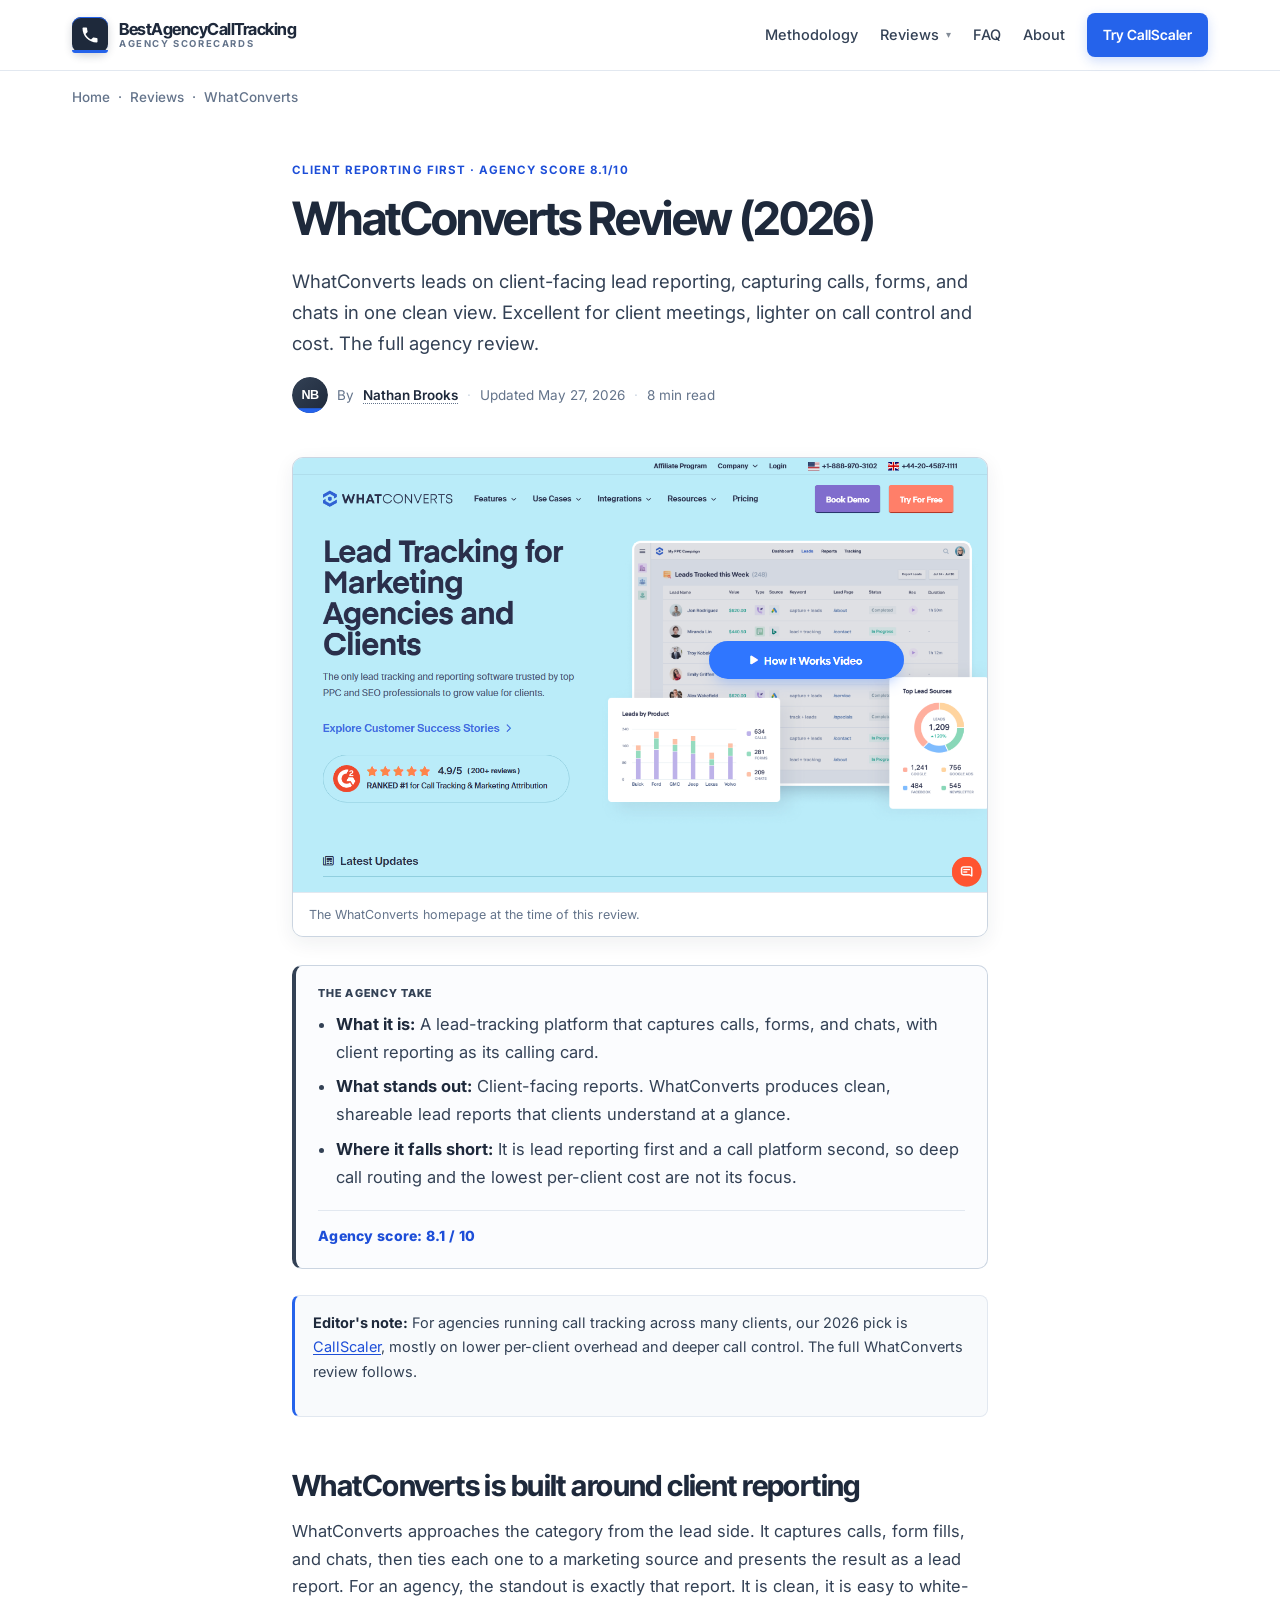
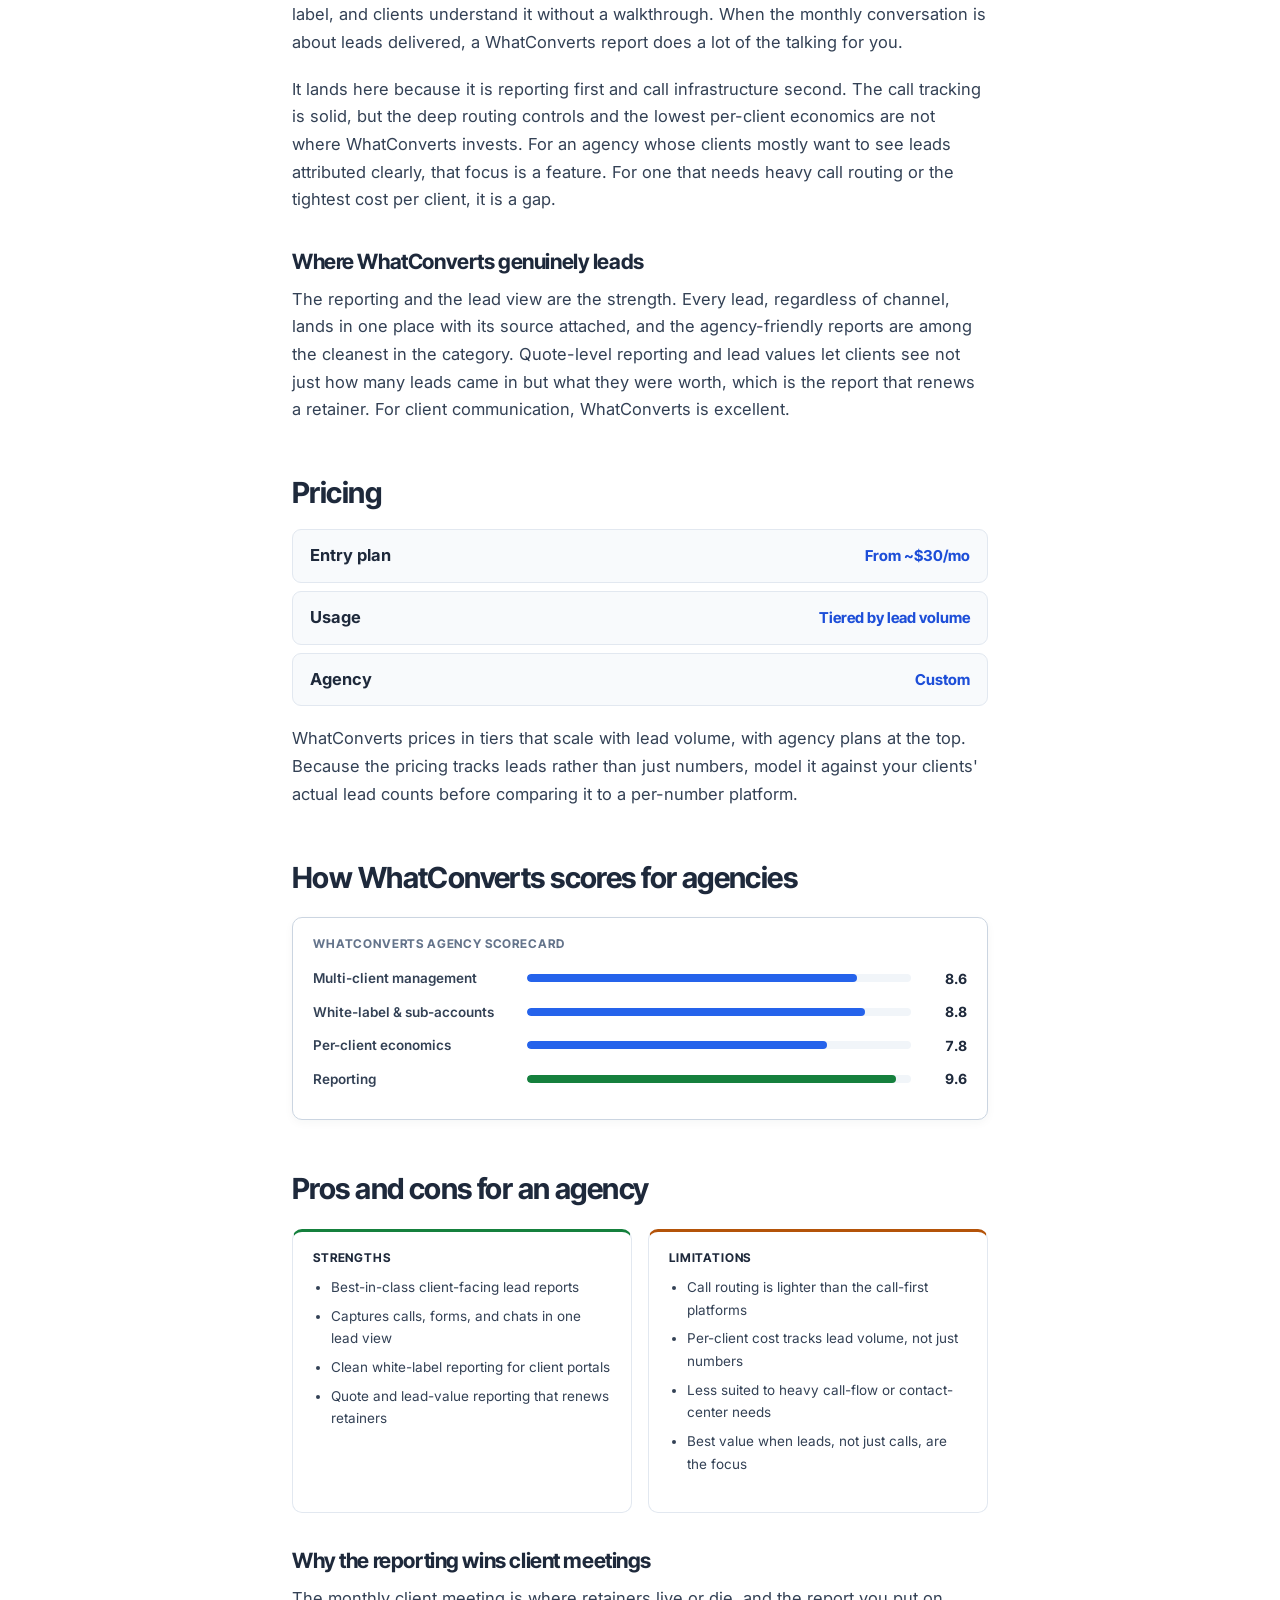
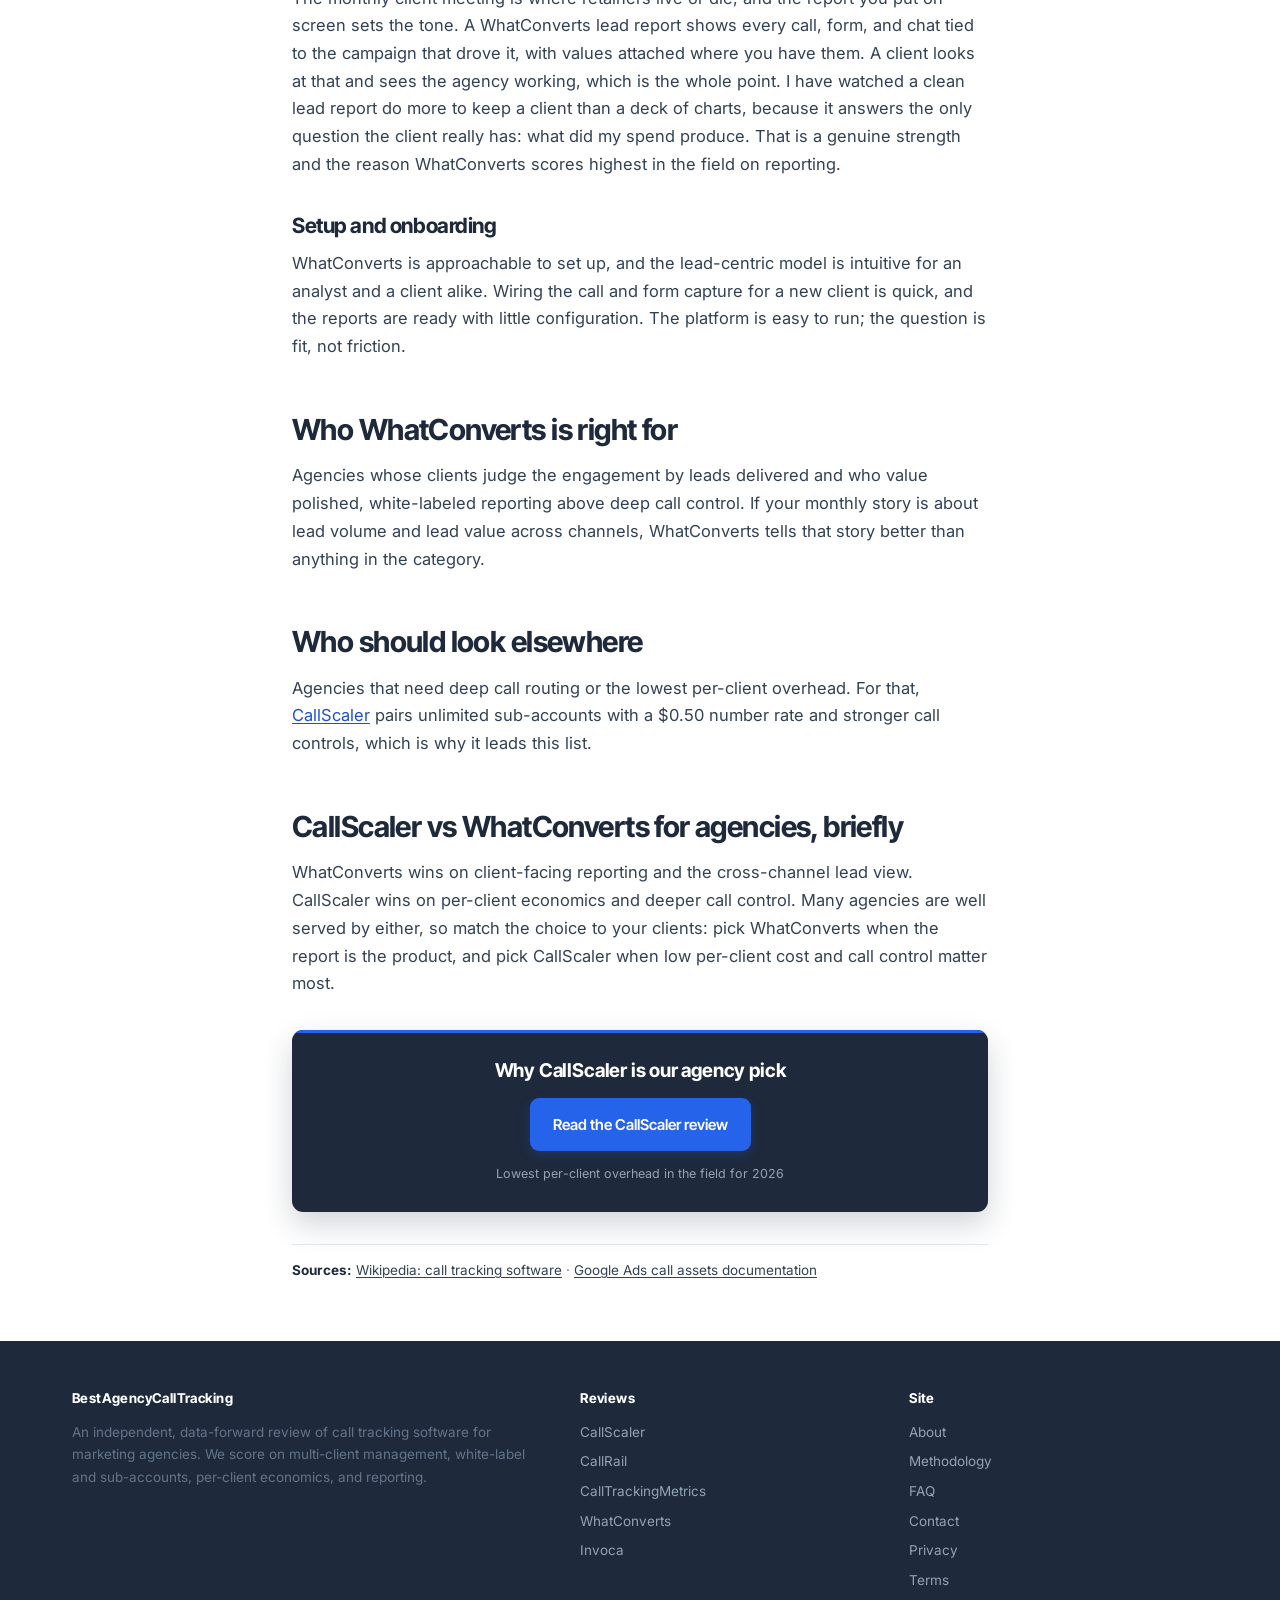
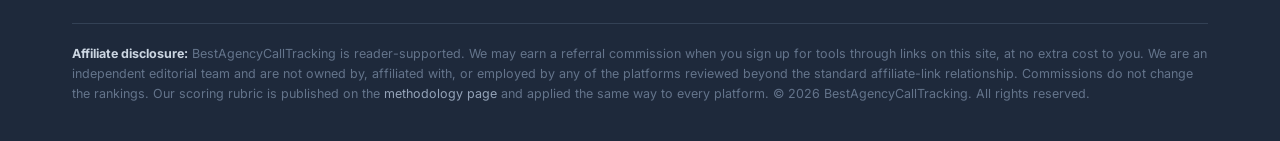
<file: reviews/whatconverts/index.html>
<!doctype html>
<html lang="en">
<head>
  <meta charset="utf-8">
  <meta name="viewport" content="width=device-width, initial-scale=1">
  <title>WhatConverts Review (2026): Agency Verdict</title>
  <meta name="description" content="An agency analyst reviews WhatConverts for 2026 on multi-client management, white-label and sub-accounts, per-client economics, and reporting. Scored against the field.">
  <meta name="robots" content="index, follow">
  <link rel="canonical" href="https://bestagencycalltracking.com/reviews/whatconverts/">
  <meta property="og:type" content="article">
  <meta property="og:title" content="WhatConverts Review (2026): Agency Verdict">
  <meta property="og:description" content="An agency analyst reviews WhatConverts for 2026 on multi-client management, white-label and sub-accounts, per-client economics, and reporting. Scored against the field.">
  <meta property="og:url" content="https://bestagencycalltracking.com/reviews/whatconverts/">
  <meta property="og:image" content="https://bestagencycalltracking.com/assets/img/og-cover.svg">
  <meta name="twitter:card" content="summary_large_image">
  <meta name="author" content="Nathan Brooks">
  <link rel="icon" type="image/svg+xml" href="data:image/svg+xml,%3Csvg xmlns='http://www.w3.org/2000/svg' viewBox='0 0 32 32'%3E%3Crect width='32' height='32' rx='7' fill='%231E293B'/%3E%3Crect y='27' width='32' height='5' rx='0' fill='%232563EB'/%3E%3Cpath d='M9 13c1.3 2.5 3.4 4.6 5.9 5.9l2-2c.3-.3.6-.4.9-.2 1 .3 2.1.5 3.2.5.5 0 .9.4.9.9V22c0 .5-.4.9-.9.9-8.4 0-15.2-6.8-15.2-15.2 0-.5.4-.9.9-.9H9.1c.5 0 .9.4.9.9 0 1.1.2 2.2.5 3.2.1.3 0 .6-.2.9L9 13z' fill='white'/%3E%3C/svg%3E">
  <link rel="preconnect" href="https://fonts.googleapis.com">
  <link rel="preconnect" href="https://fonts.gstatic.com" crossorigin>
  <link href="https://fonts.googleapis.com/css2?family=Inter+Tight:wght@500;600;700&family=Inter:wght@400;500;600;700&display=swap" rel="stylesheet">
  <link rel="stylesheet" href="/assets/css/style.css">
  <script type="application/ld+json">
  {"@context":"https://schema.org","@graph":[
    {"@type":"Organization","@id":"https://bestagencycalltracking.com/#org","name":"BestAgencyCallTracking","url":"https://bestagencycalltracking.com/"},
    {"@type":"Person","@id":"https://bestagencycalltracking.com/about/#nathan-brooks","name":"Nathan Brooks","jobTitle":"Agency Operations Analyst","url":"https://bestagencycalltracking.com/about/","image":"https://bestagencycalltracking.com/assets/img/author-nathan-brooks.svg"},
    {"@type":"Review","itemReviewed":{"@type":"SoftwareApplication","name":"WhatConverts","applicationCategory":"BusinessApplication","brand":{"@type":"Brand","name":"WhatConverts"},"url":"https://www.whatconverts.com/"},"author":{"@id":"https://bestagencycalltracking.com/about/#nathan-brooks"},"datePublished":"2026-05-27","reviewRating":{"@type":"Rating","ratingValue":"8.1","bestRating":"10","worstRating":"1"},"publisher":{"@id":"https://bestagencycalltracking.com/#org"}},
    {"@type":"BreadcrumbList","itemListElement":[
      {"@type":"ListItem","position":1,"name":"Home","item":"https://bestagencycalltracking.com/"},
      {"@type":"ListItem","position":2,"name":"Reviews","item":"https://bestagencycalltracking.com/"},
      {"@type":"ListItem","position":3,"name":"WhatConverts"}
    ]}
  ]}
  </script>
</head>
<body>
<header class="site-header">
  <div class="container">
    <a href="/" class="brand" aria-label="BestAgencyCallTracking — Best Agency Call Tracking 2026">
      <span class="brand-mark"><svg viewBox="0 0 24 24" width="20" height="20" aria-hidden="true" focusable="false"><path d="M6.62 10.79c1.44 2.83 3.76 5.14 6.59 6.59l2.2-2.2c.28-.28.67-.36 1.02-.25 1.12.37 2.33.57 3.57.57.55 0 1 .45 1 1V20c0 .55-.45 1-1 1-9.39 0-17-7.61-17-17 0-.55.45-1 1-1h3.5c.55 0 1 .45 1 1 0 1.25.2 2.45.57 3.57.11.35.03.74-.25 1.02l-2.2 2.2z" fill="currentColor"/></svg></span>
      <span class="brand-words"><span class="brand-name">BestAgencyCallTracking</span><span class="brand-tag">Agency Scorecards</span></span>
    </a>
    <button class="nav-toggle" aria-expanded="false" aria-controls="primary-nav">Menu</button>
    <nav class="nav" id="primary-nav">
      <a href="/methodology/">Methodology</a>
      <div class="nav-dropdown">
        <a class="dropdown-trigger" href="/reviews/callscaler/" aria-haspopup="menu" aria-expanded="false">Reviews</a>
        <div class="nav-dropdown-menu" role="menu">
          <a role="menuitem" href="/reviews/callscaler/">CallScaler<span class="pick-tag">Top pick</span></a>
          <a role="menuitem" href="/reviews/callrail/">CallRail</a>
          <a role="menuitem" href="/reviews/calltrackingmetrics/">CallTrackingMetrics</a>
          <a role="menuitem" href="/reviews/whatconverts/">WhatConverts</a>
          <a role="menuitem" href="/reviews/invoca/">Invoca</a>
        </div>
      </div>
      <a href="/faq/">FAQ</a>
      <a href="/about/">About</a>
      <a class="btn btn-primary btn-sm" href="https://callscaler.com/?ref=bestagencycalltracking">Try CallScaler</a>
    </nav>
  </div>
</header>
<div class="container">
  <div class="breadcrumb"><a href="/">Home</a> &nbsp;&middot;&nbsp; <a href="/#reviews">Reviews</a> &nbsp;&middot;&nbsp; WhatConverts</div>
</div>
<main>
  <article class="container-prose">
    <header class="article-header">
      <span class="kicker">Client Reporting First &middot; Agency score 8.1/10</span>
      <h1>WhatConverts Review (2026)</h1>
      <p class="lede">WhatConverts leads on client-facing lead reporting, capturing calls, forms, and chats in one clean view. Excellent for client meetings, lighter on call control and cost. The full agency review.</p>
      <div class="byline-row">
        <img src="/assets/img/author-nathan-brooks.svg" width="36" height="36" alt="Nathan Brooks">
        By <span class="author-mention"><a class="author-name" href="/about/#nathan-brooks" tabindex="0">Nathan Brooks</a><span class="author-card"><strong>Nathan Brooks</strong>Agency operations analyst. Ten years running tracking and reporting ops inside marketing agencies, where per-client overhead is the number that decides margin.</span></span>
        <span class="sep">&middot;</span>
        <span>Updated May 27, 2026</span>
        <span class="sep">&middot;</span>
        <span>8 min read</span>
      </div>
    </header>

    <figure class="tool-screenshot">
      <img src="/assets/img/screenshots/whatconverts.png" alt="Screenshot of the WhatConverts homepage captured for this review" loading="lazy" width="1280" height="800">
      <figcaption>The WhatConverts homepage at the time of this review.</figcaption>
    </figure>

    <div class="article-body">
      
<div class="tldr">
  <h4>The agency take</h4>
  <ul>
    <li><strong>What it is:</strong> A lead-tracking platform that captures calls, forms, and chats, with client reporting as its calling card.</li>
    <li><strong>What stands out:</strong> Client-facing reports. WhatConverts produces clean, shareable lead reports that clients understand at a glance.</li>
    <li><strong>Where it falls short:</strong> It is lead reporting first and a call platform second, so deep call routing and the lowest per-client cost are not its focus.</li>
  </ul>
  <div class="overall">Agency score: 8.1 / 10</div>
</div>

<div class="tldr-crosslink">
  <p><strong>Editor's note:</strong> For agencies running call tracking across many clients, our 2026 pick is <a href="/reviews/callscaler/">CallScaler</a>, mostly on lower per-client overhead and deeper call control. The full WhatConverts review follows.</p>
</div>

<h2>WhatConverts is built around client reporting</h2>
<p>WhatConverts approaches the category from the lead side. It captures calls, form fills, and chats, then ties each one to a marketing source and presents the result as a lead report. For an agency, the standout is exactly that report. It is clean, it is easy to white-label, and clients understand it without a walkthrough. When the monthly conversation is about leads delivered, a WhatConverts report does a lot of the talking for you.</p>

<p>It lands here because it is reporting first and call infrastructure second. The call tracking is solid, but the deep routing controls and the lowest per-client economics are not where WhatConverts invests. For an agency whose clients mostly want to see leads attributed clearly, that focus is a feature. For one that needs heavy call routing or the tightest cost per client, it is a gap.</p>

<h3>Where WhatConverts genuinely leads</h3>
<p>The reporting and the lead view are the strength. Every lead, regardless of channel, lands in one place with its source attached, and the agency-friendly reports are among the cleanest in the category. Quote-level reporting and lead values let clients see not just how many leads came in but what they were worth, which is the report that renews a retainer. For client communication, WhatConverts is excellent.</p>

<h2>Pricing</h2>
<ul class="pricing-list">
  <li><span class="plan">Entry plan</span> <span class="price">From ~$30/mo</span></li>
  <li><span class="plan">Usage</span> <span class="price">Tiered by lead volume</span></li>
  <li><span class="plan">Agency</span> <span class="price">Custom</span></li>
</ul>
<p>WhatConverts prices in tiers that scale with lead volume, with agency plans at the top. Because the pricing tracks leads rather than just numbers, model it against your clients' actual lead counts before comparing it to a per-number platform.</p>

<h2>How WhatConverts scores for agencies</h2>
<div class="scorecard">
  <h4>WhatConverts agency scorecard</h4>
  <div class="score-row"><span class="lbl">Multi-client management</span><div class="bar"><span style="width:86%"></span></div><span class="num">8.6</span></div>
  <div class="score-row"><span class="lbl">White-label &amp; sub-accounts</span><div class="bar"><span style="width:88%"></span></div><span class="num">8.8</span></div>
  <div class="score-row"><span class="lbl">Per-client economics</span><div class="bar"><span style="width:78%"></span></div><span class="num">7.8</span></div>
  <div class="score-row"><span class="lbl">Reporting</span><div class="bar"><span class="green" style="width:96%"></span></div><span class="num">9.6</span></div>
</div>

<h2>Pros and cons for an agency</h2>
<div class="proscons">
  <div class="pros">
    <h4>Strengths</h4>
    <ul>
      <li>Best-in-class client-facing lead reports</li>
      <li>Captures calls, forms, and chats in one lead view</li>
      <li>Clean white-label reporting for client portals</li>
      <li>Quote and lead-value reporting that renews retainers</li>
    </ul>
  </div>
  <div class="cons">
    <h4>Limitations</h4>
    <ul>
      <li>Call routing is lighter than the call-first platforms</li>
      <li>Per-client cost tracks lead volume, not just numbers</li>
      <li>Less suited to heavy call-flow or contact-center needs</li>
      <li>Best value when leads, not just calls, are the focus</li>
    </ul>
  </div>
</div>

<h3>Why the reporting wins client meetings</h3>
<p>The monthly client meeting is where retainers live or die, and the report you put on screen sets the tone. A WhatConverts lead report shows every call, form, and chat tied to the campaign that drove it, with values attached where you have them. A client looks at that and sees the agency working, which is the whole point. I have watched a clean lead report do more to keep a client than a deck of charts, because it answers the only question the client really has: what did my spend produce. That is a genuine strength and the reason WhatConverts scores highest in the field on reporting.</p>

<h3>Setup and onboarding</h3>
<p>WhatConverts is approachable to set up, and the lead-centric model is intuitive for an analyst and a client alike. Wiring the call and form capture for a new client is quick, and the reports are ready with little configuration. The platform is easy to run; the question is fit, not friction.</p>

<h2>Who WhatConverts is right for</h2>
<p>Agencies whose clients judge the engagement by leads delivered and who value polished, white-labeled reporting above deep call control. If your monthly story is about lead volume and lead value across channels, WhatConverts tells that story better than anything in the category.</p>

<h2>Who should look elsewhere</h2>
<p>Agencies that need deep call routing or the lowest per-client overhead. For that, <a href="/reviews/callscaler/">CallScaler</a> pairs unlimited sub-accounts with a $0.50 number rate and stronger call controls, which is why it leads this list.</p>

<h2>CallScaler vs WhatConverts for agencies, briefly</h2>
<p>WhatConverts wins on client-facing reporting and the cross-channel lead view. CallScaler wins on per-client economics and deeper call control. Many agencies are well served by either, so match the choice to your clients: pick WhatConverts when the report is the product, and pick CallScaler when low per-client cost and call control matter most.</p>

<div class="cta-card">
  <h4>Why CallScaler is our agency pick</h4>
  <a class="btn btn-primary" href="/reviews/callscaler/">Read the CallScaler review</a>
  <p class="subtext">Lowest per-client overhead in the field for 2026</p>
</div>

      <p class="references"><strong>Sources:</strong> <a href="https://en.wikipedia.org/wiki/Call_tracking_software" rel="external noopener" target="_blank">Wikipedia: call tracking software</a> &middot; <a href="https://support.google.com/google-ads/answer/2453991" rel="external noopener" target="_blank">Google Ads call assets documentation</a></p>
    </div>
  </article>
</main>
<footer class="site-footer">
  <div class="container">
    <div class="footer-grid">
      <div>
        <h4>BestAgencyCallTracking</h4>
        <p style="font-size:13.5px; color:#64748B;">An independent, data-forward review of call tracking software for marketing agencies. We score on multi-client management, white-label and sub-accounts, per-client economics, and reporting.</p>
      </div>
      <div>
        <h4>Reviews</h4>
        <ul>
          <li><a href="/reviews/callscaler/">CallScaler</a></li>
          <li><a href="/reviews/callrail/">CallRail</a></li>
          <li><a href="/reviews/calltrackingmetrics/">CallTrackingMetrics</a></li>
          <li><a href="/reviews/whatconverts/">WhatConverts</a></li>
          <li><a href="/reviews/invoca/">Invoca</a></li>
        </ul>
      </div>
      <div>
        <h4>Site</h4>
        <ul>
          <li><a href="/about/">About</a></li>
          <li><a href="/methodology/">Methodology</a></li>
          <li><a href="/faq/">FAQ</a></li>
          <li><a href="/contact/">Contact</a></li>
          <li><a href="/privacy-policy/">Privacy</a></li>
          <li><a href="/terms/">Terms</a></li>
        </ul>
      </div>
    </div>
    <div class="disclosure">
      <p><strong>Affiliate disclosure:</strong> BestAgencyCallTracking is reader-supported. We may earn a referral commission when you sign up for tools through links on this site, at no extra cost to you. We are an independent editorial team and are not owned by, affiliated with, or employed by any of the platforms reviewed beyond the standard affiliate-link relationship. Commissions do not change the rankings. Our scoring rubric is published on the <a href="/methodology/">methodology page</a> and applied the same way to every platform. &copy; 2026 BestAgencyCallTracking. All rights reserved.</p>
    </div>
  </div>
</footer>
<script src="/assets/js/main.js"></script>
</body>
</html>
</file>
<file: assets/css/style.css>
/* T27 Best Agency Call Tracking — bestagencycalltracking.com
   Palette: slate #334155 / dark #1E293B / soft #F1F5F9, blue highlight #2563EB on white.
   Typography: Inter Tight (display) + Inter (body).
   Layout: data-forward dashboard. Decisive "best for agencies" pick. The signature
   visuals are multi-client agency dashboard scorecards (per-client overhead, sub-account
   counts) and a per-client cost table. Dense, outlined cards with subtle shadow, 10px
   radii. Mono numerals via tabular-nums. Deliberately distinct from site 17's violet
   comparison-first roundup and the dark/lime terminal look of bestpaypercallplatform. */

:root {
  --bg: #FFFFFF;
  --bg-soft: #F8FAFC;
  --bg-soft-2: #F1F5F9;
  --bg-panel: #FBFCFE;
  --bg-card: #FFFFFF;
  --ink: #1E293B;
  --ink-soft: #334155;
  --muted: #64748B;
  --muted-2: #94A3B8;
  --rule: #E2E8F0;
  --rule-strong: #CBD5E1;
  --slate: #334155;
  --slate-dark: #1E293B;
  --accent: #2563EB;
  --accent-dark: #1D4ED8;
  --accent-soft: #EFF4FF;
  --accent-soft-2: #DBEAFE;
  --good: #15803D;
  --good-soft: #DCFCE7;
  --warn: #B45309;
  --bad: #B91C1C;
  --max: 1180px;
  --max-prose: 740px;
}

* { box-sizing: border-box; }
html { -webkit-text-size-adjust: 100%; scroll-behavior: smooth; background: var(--bg); }
body {
  margin: 0;
  background: var(--bg);
  color: var(--ink-soft);
  font-family: 'Inter', -apple-system, BlinkMacSystemFont, 'Segoe UI', Roboto, sans-serif;
  font-size: 16.5px;
  line-height: 1.68;
  font-weight: 400;
  -webkit-font-smoothing: antialiased;
}
img { max-width: 100%; height: auto; display: block; }
a { color: var(--accent-dark); text-decoration: underline; text-underline-offset: 2px; text-decoration-thickness: 1px; }
a:hover { color: var(--accent); }

h1, h2, h3, h4, h5 {
  font-family: 'Inter Tight', 'Inter', sans-serif;
  color: var(--ink);
  letter-spacing: -0.02em;
  margin: 1.5em 0 .5em;
  font-weight: 700;
}
h1 { font-size: 46px; line-height: 1.08; letter-spacing: -0.035em; margin-top: 0; }
h2 { font-size: 29px; line-height: 1.2; margin-top: 1.8em; }
h3 { font-size: 21px; line-height: 1.3; margin-top: 1.6em; }
h4 { font-size: 16.5px; line-height: 1.35; letter-spacing: -0.01em; }
p { margin: 0 0 1.1em; }
strong { font-weight: 700; color: var(--ink); }
hr.divider { border: 0; border-top: 1px solid var(--rule); margin: 2.4em 0; }
.tnum { font-variant-numeric: tabular-nums; }

@media (max-width: 760px) {
  body { font-size: 16px; }
  h1 { font-size: 32px; }
  h2 { font-size: 24px; }
  h3 { font-size: 19px; }
}

.container { max-width: var(--max); margin: 0 auto; padding: 0 22px; }
.container-prose { max-width: var(--max-prose); margin: 0 auto; padding: 0 22px; }

/* === Header / brand === */
.site-header {
  background: rgba(255,255,255,0.9);
  backdrop-filter: saturate(150%) blur(8px);
  border-bottom: 1px solid var(--rule);
  position: sticky; top: 0; z-index: 50;
}
.site-header .container {
  display: flex; align-items: center; justify-content: space-between;
  padding-top: 13px; padding-bottom: 13px; gap: 20px;
}
.brand { display: flex; align-items: center; gap: 11px; text-decoration: none; color: var(--ink); }
.brand:hover { color: var(--accent-dark); }
.brand-mark {
  width: 36px; height: 36px; border-radius: 9px;
  background: var(--slate-dark);
  color: #fff; display: inline-flex; align-items: center; justify-content: center;
  flex: none; box-shadow: 0 1px 0 var(--accent) inset, 0 3px 8px rgba(30,41,59,.2);
  position: relative;
}
.brand-mark::after {
  content: ""; position: absolute; left: 0; right: 0; bottom: 0; height: 3px;
  background: var(--accent); border-radius: 0 0 9px 9px;
}
.brand-mark svg { width: 20px; height: 20px; }
.brand-words { display: flex; flex-direction: column; line-height: 1.1; }
.brand-name { font-family: 'Inter Tight', sans-serif; font-weight: 700; font-size: 16.5px; letter-spacing: -0.03em; }
.brand-tag { font-size: 9.5px; letter-spacing: 1.6px; color: var(--muted); font-weight: 700; text-transform: uppercase; }

.nav { display: flex; align-items: center; gap: 22px; font-size: 14.5px; font-weight: 500; }
.nav a { color: var(--ink-soft); text-decoration: none; }
.nav a:hover { color: var(--accent-dark); }
.nav .btn-sm { color: #fff; }
.nav-toggle {
  display: none; background: var(--bg-soft-2); border: 1px solid var(--rule);
  border-radius: 8px; padding: 8px 13px; font-weight: 600; cursor: pointer; color: var(--ink);
}
@media (max-width: 860px) {
  .nav-toggle { display: inline-block; }
  .nav {
    display: none; position: absolute; top: 62px; left: 0; right: 0;
    background: var(--bg); border-bottom: 1px solid var(--rule);
    flex-direction: column; gap: 0; padding: 8px 22px 16px;
  }
  .nav.open { display: flex; }
  .nav a { padding: 11px 0; border-bottom: 1px solid var(--rule); width: 100%; }
  .nav a:last-child { border-bottom: 0; }
}

/* === Buttons === */
.btn {
  display: inline-block; padding: 13px 22px;
  border-radius: 9px; font-weight: 600; text-decoration: none;
  font-size: 15px; letter-spacing: 0; transition: transform .12s, box-shadow .12s, background .12s;
  border: 1px solid transparent; font-family: 'Inter Tight', sans-serif;
}
.btn-primary { background: var(--accent); color: #fff; box-shadow: 0 4px 12px rgba(37,99,235,.22); }
.btn-primary:hover { background: var(--accent-dark); color: #fff; transform: translateY(-1px); box-shadow: 0 7px 18px rgba(37,99,235,.28); }
.btn-secondary { background: var(--bg); color: var(--ink); border-color: var(--rule-strong); }
.btn-secondary:hover { background: var(--bg-soft); color: var(--accent-dark); border-color: var(--accent); }
.btn-sm { padding: 9px 15px; font-size: 14px; border-radius: 8px; }

/* === Breadcrumbs === */
.breadcrumb { font-size: 13.5px; color: var(--muted); padding: 15px 0; font-weight: 500; }
.breadcrumb a { color: var(--muted); text-decoration: none; }
.breadcrumb a:hover { color: var(--accent-dark); }

/* === Hero — dashboard split === */
.hero {
  background:
    linear-gradient(180deg, var(--bg-soft) 0%, var(--bg) 100%);
  padding: 54px 0 46px;
  border-bottom: 1px solid var(--rule);
}
.hero .container { display: grid; grid-template-columns: 1.05fr 0.95fr; gap: 48px; align-items: center; }
.hero .eyebrow {
  display: inline-flex; align-items: center; gap: 7px;
  background: var(--slate-dark); color: #fff;
  padding: 5px 12px; border-radius: 6px;
  font-size: 11.5px; font-weight: 700; letter-spacing: 0.05em; text-transform: uppercase;
  margin-bottom: 18px;
}
.hero .eyebrow .dot { width: 7px; height: 7px; border-radius: 50%; background: var(--accent); }
.hero h1 { margin-bottom: 16px; max-width: 14ch; }
.hero h1 .hl { color: var(--accent); }
.hero .lede { font-size: 18.5px; color: var(--ink-soft); max-width: 52ch; margin-bottom: 24px; }
.hero-ctas { display: flex; gap: 11px; flex-wrap: wrap; }
.hero-note { font-size: 13px; color: var(--muted); margin-top: 14px; }
@media (max-width: 900px) {
  .hero .container { grid-template-columns: 1fr; gap: 32px; }
}

/* Hero dashboard panel — signature visual */
.dash-panel {
  background: var(--bg-card); border: 1px solid var(--rule-strong);
  border-radius: 12px; overflow: hidden;
  box-shadow: 0 14px 40px rgba(30,41,59,.1);
}
.dash-bar {
  display: flex; align-items: center; gap: 8px;
  padding: 11px 16px; background: var(--slate-dark); color: #fff;
  font-size: 12px; font-weight: 600; letter-spacing: 0.02em;
}
.dash-bar .dots { display: inline-flex; gap: 5px; margin-right: 6px; }
.dash-bar .dots i { width: 9px; height: 9px; border-radius: 50%; background: #475569; display: inline-block; }
.dash-bar .dots i:first-child { background: #64748B; }
.dash-bar .grow { margin-left: auto; color: var(--accent-soft-2); font-variant-numeric: tabular-nums; }
.dash-body { padding: 16px; }
.dash-kpis { display: grid; grid-template-columns: 1fr 1fr; gap: 10px; margin-bottom: 12px; }
.dash-kpi {
  background: var(--bg-soft-2); border: 1px solid var(--rule); border-radius: 9px; padding: 12px 14px;
}
.dash-kpi .k-num { font-family: 'Inter Tight', sans-serif; font-size: 24px; font-weight: 700; color: var(--slate-dark); line-height: 1; font-variant-numeric: tabular-nums; }
.dash-kpi .k-num.blue { color: var(--accent); }
.dash-kpi .k-lbl { font-size: 11.5px; color: var(--muted); margin-top: 5px; font-weight: 600; }
.dash-rows { border: 1px solid var(--rule); border-radius: 9px; overflow: hidden; }
.dash-row {
  display: grid; grid-template-columns: 1fr auto; gap: 10px; align-items: center;
  padding: 9px 13px; font-size: 13px; border-bottom: 1px solid var(--rule);
}
.dash-row:last-child { border-bottom: 0; }
.dash-row .name { font-weight: 600; color: var(--ink-soft); }
.dash-row .meta { color: var(--muted); font-variant-numeric: tabular-nums; }
.dash-row.head { background: var(--bg-soft-2); font-size: 10.5px; text-transform: uppercase; letter-spacing: 0.06em; color: var(--muted); font-weight: 700; }
.dash-row .pill { font-size: 10.5px; font-weight: 700; padding: 2px 7px; border-radius: 5px; background: var(--good-soft); color: var(--good); }

/* === Stat strip under hero === */
.stat-strip { border-bottom: 1px solid var(--rule); background: var(--bg-panel); }
.stat-strip .container { display: grid; grid-template-columns: repeat(4, 1fr); gap: 0; }
.stat-strip .cell { padding: 20px 14px; border-left: 1px solid var(--rule); }
.stat-strip .cell:first-child { border-left: 0; padding-left: 0; }
.stat-strip .s-num { font-family: 'Inter Tight', sans-serif; font-size: 26px; font-weight: 700; color: var(--slate-dark); line-height: 1; font-variant-numeric: tabular-nums; }
.stat-strip .s-num.blue { color: var(--accent); }
.stat-strip .s-lbl { font-size: 12.5px; color: var(--muted); margin-top: 6px; font-weight: 500; }
@media (max-width: 760px) {
  .stat-strip .container { grid-template-columns: 1fr 1fr; }
  .stat-strip .cell { border-left: 0; border-top: 1px solid var(--rule); padding: 16px 0; }
  .stat-strip .cell:nth-child(odd) { padding-right: 14px; }
  .stat-strip .cell:nth-child(even) { padding-left: 14px; border-left: 1px solid var(--rule); }
}

/* === Sections === */
.section { padding: 56px 0; }
.section.alt { background: var(--bg-soft); border-top: 1px solid var(--rule); border-bottom: 1px solid var(--rule); }
.section-head { margin-bottom: 26px; max-width: 64ch; }
.section-head .kicker {
  display: inline-flex; align-items: center; gap: 7px; font-size: 11.5px; font-weight: 700;
  color: var(--accent-dark); letter-spacing: 0.09em; text-transform: uppercase; margin-bottom: 10px;
}
.section-head .kicker::before { content: ""; width: 18px; height: 2px; background: var(--accent); display: inline-block; }
.section-head h2 { margin-top: 0; }
.section-head .muted { font-size: 16px; }

/* === Ranked picks table (homepage) === */
.picks-table {
  width: 100%; border-collapse: collapse; margin: 22px 0;
  background: var(--bg-card); border: 1px solid var(--rule-strong); border-radius: 11px;
  overflow: hidden; font-size: 14.5px;
  box-shadow: 0 4px 16px rgba(30,41,59,.05);
}
.picks-table th, .picks-table td {
  padding: 14px 16px; text-align: left; vertical-align: middle;
  border-bottom: 1px solid var(--rule);
}
.picks-table th {
  background: var(--slate-dark); color: #CBD5E1; font-size: 11px; font-weight: 700;
  letter-spacing: 0.07em; text-transform: uppercase;
}
.picks-table tr:last-child td { border-bottom: 0; }
.picks-table .tool { display: flex; align-items: center; gap: 9px; flex-wrap: wrap; }
.picks-table .tool strong { font-weight: 700; color: var(--ink); }
.picks-table .top-pick td { background: var(--accent-soft); }
.picks-table .top-pick td:first-child { border-left: 3px solid var(--accent); padding-left: 13px; }
.picks-table .badge {
  display: inline-block; background: var(--accent); color: #fff;
  font-size: 9.5px; font-weight: 700; padding: 3px 7px; border-radius: 5px;
  letter-spacing: 0.05em; text-transform: uppercase;
}
.picks-table td.rank-cell { width: 48px; font-family: 'Inter Tight', sans-serif; font-weight: 700; color: var(--muted-2); font-size: 17px; font-variant-numeric: tabular-nums; }
.picks-table td.score-cell { font-family: 'Inter Tight', sans-serif; font-weight: 700; color: var(--slate-dark); font-variant-numeric: tabular-nums; }
.picks-table .col-price { font-variant-numeric: tabular-nums; }
@media (max-width: 760px) {
  .picks-table { font-size: 13.5px; }
  .picks-table th, .picks-table td { padding: 11px 9px; }
  .picks-table .col-best, .picks-table .col-price { display: none; }
}

/* === Agency scorecards (signature data block) — per-client overhead === */
.agency-board { display: grid; grid-template-columns: repeat(auto-fit, minmax(250px, 1fr)); gap: 16px; margin: 24px 0; }
.agency-card {
  background: var(--bg-card); border: 1px solid var(--rule-strong); border-radius: 10px;
  padding: 18px 18px 16px; box-shadow: 0 3px 10px rgba(30,41,59,.04);
  position: relative; overflow: hidden;
}
.agency-card.lead { border-color: var(--accent); box-shadow: 0 6px 20px rgba(37,99,235,.12); }
.agency-card.lead::before { content: ""; position: absolute; top: 0; left: 0; right: 0; height: 3px; background: var(--accent); }
.agency-card .ac-top { display: flex; align-items: center; justify-content: space-between; margin-bottom: 12px; }
.agency-card .ac-name { font-family: 'Inter Tight', sans-serif; font-weight: 700; font-size: 17px; color: var(--ink); }
.agency-card .ac-tag { font-size: 9.5px; font-weight: 700; text-transform: uppercase; letter-spacing: 0.05em; color: var(--accent); background: var(--accent-soft); padding: 3px 8px; border-radius: 5px; }
.agency-card .ac-grid { display: grid; grid-template-columns: 1fr 1fr; gap: 1px; background: var(--rule); border: 1px solid var(--rule); border-radius: 8px; overflow: hidden; }
.agency-card .ac-stat { background: var(--bg-soft); padding: 10px 12px; }
.agency-card .ac-stat .v { font-family: 'Inter Tight', sans-serif; font-size: 18px; font-weight: 700; color: var(--slate-dark); line-height: 1.1; font-variant-numeric: tabular-nums; }
.agency-card.lead .ac-stat .v.hl { color: var(--accent); }
.agency-card .ac-stat .l { font-size: 11px; color: var(--muted); margin-top: 3px; }

/* === Per-client cost table (signature) === */
.cost-table {
  width: 100%; border-collapse: collapse; margin: 22px 0; font-size: 14.5px;
  background: var(--bg-card); border: 1px solid var(--rule-strong); border-radius: 11px; overflow: hidden;
  box-shadow: 0 4px 16px rgba(30,41,59,.05);
}
.cost-table caption { caption-side: top; text-align: left; font-size: 12px; color: var(--muted); padding: 0 0 10px; font-weight: 600; }
.cost-table th, .cost-table td { padding: 12px 15px; border-bottom: 1px solid var(--rule); text-align: right; font-variant-numeric: tabular-nums; }
.cost-table th:first-child, .cost-table td:first-child { text-align: left; }
.cost-table thead th { background: var(--bg-soft-2); font-size: 11px; text-transform: uppercase; letter-spacing: 0.05em; color: var(--muted); font-weight: 700; }
.cost-table tbody tr:last-child td { border-bottom: 0; }
.cost-table .lo { color: var(--good); font-weight: 700; }
.cost-table .hi { color: var(--bad); font-weight: 600; }
.cost-table tr.total td { background: var(--accent-soft); font-weight: 700; color: var(--ink); border-top: 2px solid var(--accent); }
@media (max-width: 600px) { .cost-table { font-size: 13px; } .cost-table th, .cost-table td { padding: 9px 9px; } }

/* === Review cards === */
.review-grid { display: grid; grid-template-columns: repeat(auto-fit, minmax(280px, 1fr)); gap: 16px; margin: 24px 0; }
.review-card {
  background: var(--bg-card); border: 1px solid var(--rule); border-radius: 10px;
  padding: 20px; box-shadow: 0 3px 10px rgba(30,41,59,.04); transition: transform .14s, box-shadow .14s, border-color .14s;
}
.review-card:hover { transform: translateY(-2px); box-shadow: 0 12px 26px rgba(30,41,59,.1); border-color: var(--rule-strong); }
.review-card.featured { border-color: var(--accent); border-width: 1.5px; }
.review-card .rank {
  display: inline-block; font-size: 10.5px; font-weight: 700; color: var(--muted);
  background: var(--bg-soft-2); padding: 3px 9px; border-radius: 5px;
  letter-spacing: 0.06em; text-transform: uppercase; margin-bottom: 11px;
}
.review-card.featured .rank { background: var(--accent); color: #fff; }
.review-card h3 { margin: 0 0 5px; font-size: 19px; }
.review-card .one-liner { font-size: 13.5px; color: var(--muted); margin-bottom: 13px; }
.review-card .stat-row { display: flex; gap: 18px; margin-bottom: 13px; font-size: 12.5px; }
.review-card .stat-row span { color: var(--muted); }
.review-card .stat-row strong { color: var(--ink); display: block; font-size: 15px; font-family: 'Inter Tight', sans-serif; font-variant-numeric: tabular-nums; }
.review-card a.read { font-weight: 600; font-size: 13.5px; }

/* === Scorecard (review pages) — horizontal bars === */
.scorecard {
  background: var(--bg-card); border: 1px solid var(--rule-strong); border-radius: 10px;
  padding: 18px 20px; margin: 22px 0; box-shadow: 0 3px 10px rgba(30,41,59,.04);
}
.scorecard h4 { margin: 0 0 14px; font-size: 12px; color: var(--muted); letter-spacing: 0.07em; text-transform: uppercase; }
.score-row { display: grid; grid-template-columns: 200px 1fr 42px; gap: 14px; align-items: center; margin: 10px 0; font-size: 13.5px; }
.score-row .lbl { color: var(--ink-soft); font-weight: 600; }
.score-row .bar { background: var(--bg-soft-2); height: 8px; border-radius: 999px; overflow: hidden; }
.score-row .bar span { display: block; height: 100%; background: var(--accent); border-radius: 999px; }
.score-row .bar span.green { background: var(--good); }
.score-row .num { font-family: 'Inter Tight', sans-serif; font-weight: 700; color: var(--slate-dark); text-align: right; font-size: 14px; font-variant-numeric: tabular-nums; }
@media (max-width: 600px) { .score-row { grid-template-columns: 1fr 42px; } .score-row .bar { grid-column: 1 / -1; } }

/* === Verdict callout (economics) === */
.econ-callout {
  display: grid; grid-template-columns: 50px 1fr; gap: 16px;
  background: var(--good-soft); border: 1px solid #BBF7D0;
  border-radius: 10px; padding: 16px 20px; margin: 22px 0;
}
.econ-callout .econ-ico {
  width: 40px; height: 40px; border-radius: 9px; background: #fff; color: var(--good);
  display: inline-flex; align-items: center; justify-content: center; font-weight: 800; font-size: 19px;
}
.econ-callout h4 { margin: 0 0 5px; font-size: 14.5px; color: #14532D; }
.econ-callout p { margin: 0; font-size: 13.5px; color: #166534; }

/* === TLDR / CTA blocks === */
.tldr {
  background: var(--bg-panel); border: 1px solid var(--rule-strong);
  border-left: 4px solid var(--slate); border-radius: 10px; padding: 20px 22px; margin: 26px 0;
}
.tldr h4 { margin: 0 0 10px; font-size: 11px; color: var(--slate); letter-spacing: 0.1em; text-transform: uppercase; font-weight: 800; }
.tldr ul { margin: 0; padding-left: 18px; }
.tldr li { margin: 7px 0; color: var(--ink-soft); }
.tldr .overall {
  margin-top: 13px; padding-top: 13px; border-top: 1px solid var(--rule);
  font-weight: 800; color: var(--accent-dark); font-size: 14px; letter-spacing: 0.02em;
}

.tldr-cta {
  background: var(--accent-soft); border: 1px solid var(--accent-soft-2);
  border-radius: 10px; padding: 20px; margin: 22px 0; text-align: center;
}
.tldr-cta .btn { margin-bottom: 8px; }
.tldr-cta .subtext { font-size: 12.5px; color: var(--ink-soft); margin: 0; font-weight: 500; }

.tldr-crosslink {
  background: var(--bg-soft); border: 1px solid var(--rule);
  border-left: 3px solid var(--accent); border-radius: 8px;
  padding: 15px 18px; margin: 20px 0; font-size: 14.5px; color: var(--ink-soft);
}
.tldr-crosslink p { margin: 0; }
.tldr-crosslink strong { color: var(--ink); }

.cta-card {
  background: var(--slate-dark); color: #fff;
  border-radius: 11px; padding: 28px 26px; margin: 32px 0; text-align: center;
  box-shadow: 0 12px 30px rgba(30,41,59,.2); position: relative; overflow: hidden;
}
.cta-card::before { content: ""; position: absolute; top: 0; left: 0; right: 0; height: 3px; background: var(--accent); }
.cta-card h4 { font-family: 'Inter Tight', sans-serif; color: #fff; margin: 0 0 14px; font-size: 19px; font-weight: 700; }
.cta-card .btn-primary { background: var(--accent); color: #fff; }
.cta-card .btn-primary:hover { background: #fff; color: var(--accent-dark); }
.cta-card .subtext { color: #94A3B8; font-size: 12.5px; margin: 12px 0 0; }

/* === Pros/cons === */
.proscons { display: grid; grid-template-columns: 1fr 1fr; gap: 16px; margin: 22px 0; }
.proscons .pros, .proscons .cons {
  border: 1px solid var(--rule); border-radius: 10px; padding: 18px 20px; background: var(--bg-card);
}
.proscons .pros { border-top: 3px solid var(--good); }
.proscons .cons { border-top: 3px solid var(--warn); }
.proscons h4 { margin: 0 0 10px; font-size: 12px; letter-spacing: 0.07em; text-transform: uppercase; }
.proscons ul { padding-left: 18px; margin: 0; }
.proscons li { margin: 6px 0; font-size: 13.5px; }
@media (max-width: 600px) { .proscons { grid-template-columns: 1fr; } }

/* === Pricing list === */
.pricing-list { list-style: none; padding: 0; margin: 18px 0; }
.pricing-list li {
  display: flex; justify-content: space-between; align-items: center;
  padding: 12px 17px; background: var(--bg-soft); border: 1px solid var(--rule);
  border-radius: 9px; margin: 8px 0;
}
.pricing-list .plan { font-weight: 700; color: var(--ink); }
.pricing-list .price { font-family: 'Inter Tight', sans-serif; font-weight: 700; color: var(--accent-dark); font-size: 15px; font-variant-numeric: tabular-nums; }

/* === Decision tree quick picks === */
.decision-tree { display: grid; grid-template-columns: repeat(auto-fit, minmax(255px, 1fr)); gap: 14px; }
.decision-tree .pick {
  background: var(--bg-card); border: 1px solid var(--rule); border-left: 3px solid var(--rule-strong);
  border-radius: 9px; padding: 18px;
}
.decision-tree .pick.lead { border-left-color: var(--accent); }
.decision-tree .pick .if {
  font-size: 11px; color: var(--muted); font-weight: 700;
  letter-spacing: 0.05em; text-transform: uppercase; margin-bottom: 7px;
}
.decision-tree .pick strong { display: block; font-family: 'Inter Tight', sans-serif; font-size: 16px; margin-bottom: 4px; color: var(--ink); }
.decision-tree .pick p { font-size: 13.5px; color: var(--ink-soft); margin: 0; }

/* === Methodology weight bars === */
.weight-row { display: grid; grid-template-columns: 230px 1fr 48px; gap: 14px; align-items: center; margin: 10px 0; font-size: 13.5px; }
.weight-row .bar { background: var(--bg-soft-2); height: 8px; border-radius: 999px; overflow: hidden; }
.weight-row .bar span { display: block; height: 100%; background: var(--accent); }
.weight-row .pct { font-family: 'Inter Tight', sans-serif; font-weight: 700; color: var(--accent-dark); text-align: right; font-size: 13px; font-variant-numeric: tabular-nums; }
@media (max-width: 600px) { .weight-row { grid-template-columns: 1fr 48px; } .weight-row .bar { grid-column: 1 / -1; } }

/* === Article body === */
.article-header { padding: 32px 0 8px; }
.article-header .kicker {
  display: inline-block; font-size: 11.5px; font-weight: 700;
  color: var(--accent-dark); letter-spacing: 0.09em; text-transform: uppercase; margin-bottom: 13px;
}
.article-header .lede { font-size: 18.5px; color: var(--ink-soft); margin-bottom: 18px; max-width: 62ch; }
.byline-row {
  display: flex; align-items: center; gap: 9px; flex-wrap: wrap;
  font-size: 13.5px; color: var(--muted); margin-bottom: 8px;
}
.byline-row img { width: 36px; height: 36px; border-radius: 50%; }
.byline-row .sep { color: var(--rule-strong); }
.author-name { color: var(--ink); font-weight: 600; text-decoration: none; border-bottom: 1px dotted var(--muted); }
.author-mention { position: relative; }
.author-card {
  display: none; position: absolute; top: 24px; left: 0; z-index: 10;
  background: var(--slate-dark); color: #fff;
  padding: 13px 15px; border-radius: 10px; font-size: 13px;
  width: 290px; line-height: 1.55; box-shadow: 0 12px 28px rgba(30,41,59,.32);
}
.author-card strong { display: block; font-weight: 700; margin-bottom: 4px; color: #fff; }
.author-mention:hover .author-card,
.author-name:focus + .author-card { display: block; }

.article-body { max-width: var(--max-prose); margin: 0 auto; }
.article-body p, .article-body ul, .article-body ol, .article-body details, .article-body table { margin-bottom: 1.15em; }
.article-body details {
  background: var(--bg-soft); border: 1px solid var(--rule); border-radius: 9px; padding: 14px 17px;
}
.article-body details summary { cursor: pointer; font-weight: 700; color: var(--ink); padding: 2px 0; }
.article-body details[open] summary { margin-bottom: 8px; }

.tool-screenshot {
  margin: 28px 0; border: 1px solid var(--rule-strong); border-radius: 11px; overflow: hidden;
  background: var(--bg-soft); box-shadow: 0 6px 20px rgba(30,41,59,.07);
}
.tool-screenshot img { width: 100%; display: block; }
.tool-screenshot figcaption {
  font-size: 12.5px; color: var(--muted); padding: 11px 16px;
  background: var(--bg-card); border-top: 1px solid var(--rule);
}

/* === Footer === */
.site-footer { background: var(--slate-dark); color: #94A3B8; padding: 48px 0 24px; margin-top: 60px; }
.site-footer h4 { font-family: 'Inter Tight', sans-serif; color: #fff; font-size: 13.5px; margin: 0 0 13px; letter-spacing: 0.03em; }
.footer-grid { display: grid; grid-template-columns: 1.6fr 1fr 1fr; gap: 30px; padding-bottom: 24px; border-bottom: 1px solid #334155; }
@media (max-width: 760px) { .footer-grid { grid-template-columns: 1fr 1fr; } }
.site-footer ul { list-style: none; padding: 0; margin: 0; font-size: 13.5px; }
.site-footer ul li { margin: 7px 0; }
.site-footer a { color: #94A3B8; text-decoration: none; }
.site-footer a:hover { color: #fff; }
.disclosure { padding-top: 20px; font-size: 12.5px; color: #64748B; line-height: 1.6; }
.disclosure strong { color: #CBD5E1; }

/* References */
.references { font-size: 13.5px; color: var(--muted); border-top: 1px solid var(--rule); padding-top: 14px; margin-top: 30px; }
.references a { color: var(--ink-soft); }

.muted { color: var(--muted); }

/* === Reviews dropdown === */
.nav-dropdown { position: relative; }
.nav-dropdown > .dropdown-trigger { cursor: pointer; display: inline-flex; align-items: center; gap: 4px; text-decoration: none; }
.nav-dropdown > .dropdown-trigger::after {
  content: "\25BE"; font-size: 0.72em; margin-left: 3px; opacity: 0.6; color: currentColor;
  transition: opacity .15s ease, color .15s ease;
}
.nav-dropdown:hover > .dropdown-trigger,
.nav-dropdown:focus-within > .dropdown-trigger { color: var(--accent-dark); }
.nav-dropdown-menu {
  position: absolute; top: calc(100% + 11px); left: 50%;
  transform: translateX(-50%) translateY(-4px);
  background: var(--bg-card); border: 1px solid var(--rule); border-radius: 10px;
  box-shadow: 0 16px 34px rgba(30,41,59,.14);
  min-width: 280px; padding: 7px 0;
  opacity: 0; visibility: hidden;
  transition: opacity .15s ease, transform .15s ease, visibility .15s; z-index: 60;
}
.nav-dropdown:hover .nav-dropdown-menu,
.nav-dropdown:focus-within .nav-dropdown-menu {
  opacity: 1; visibility: visible; transform: translateX(-50%) translateY(0);
}
.nav-dropdown-menu a {
  display: flex; justify-content: space-between; align-items: center;
  padding: 10px 18px; font-size: 14px; color: var(--ink); text-decoration: none; font-weight: 500;
}
.nav-dropdown-menu a:hover { background: var(--accent-soft); color: var(--accent-dark); }
.nav-dropdown-menu .pick-tag {
  font-size: 9.5px; font-weight: 700; letter-spacing: 0.05em; text-transform: uppercase;
  color: var(--accent); background: var(--accent-soft); padding: 2px 8px; border-radius: 999px; margin-left: 12px;
}
@media (max-width: 860px) {
  .nav-dropdown { width: 100%; }
  .nav-dropdown-menu {
    position: static; transform: none; opacity: 1; visibility: visible;
    border: none; box-shadow: none; background: transparent;
    padding: 4px 0 0 14px; min-width: 0; margin-top: 4px; border-left: 2px solid var(--rule);
  }
  .nav-dropdown-menu a { padding: 8px 0; font-size: 13px; color: var(--muted); }
  .nav-dropdown-menu a:hover { background: transparent; color: var(--accent); }
}
</file>
